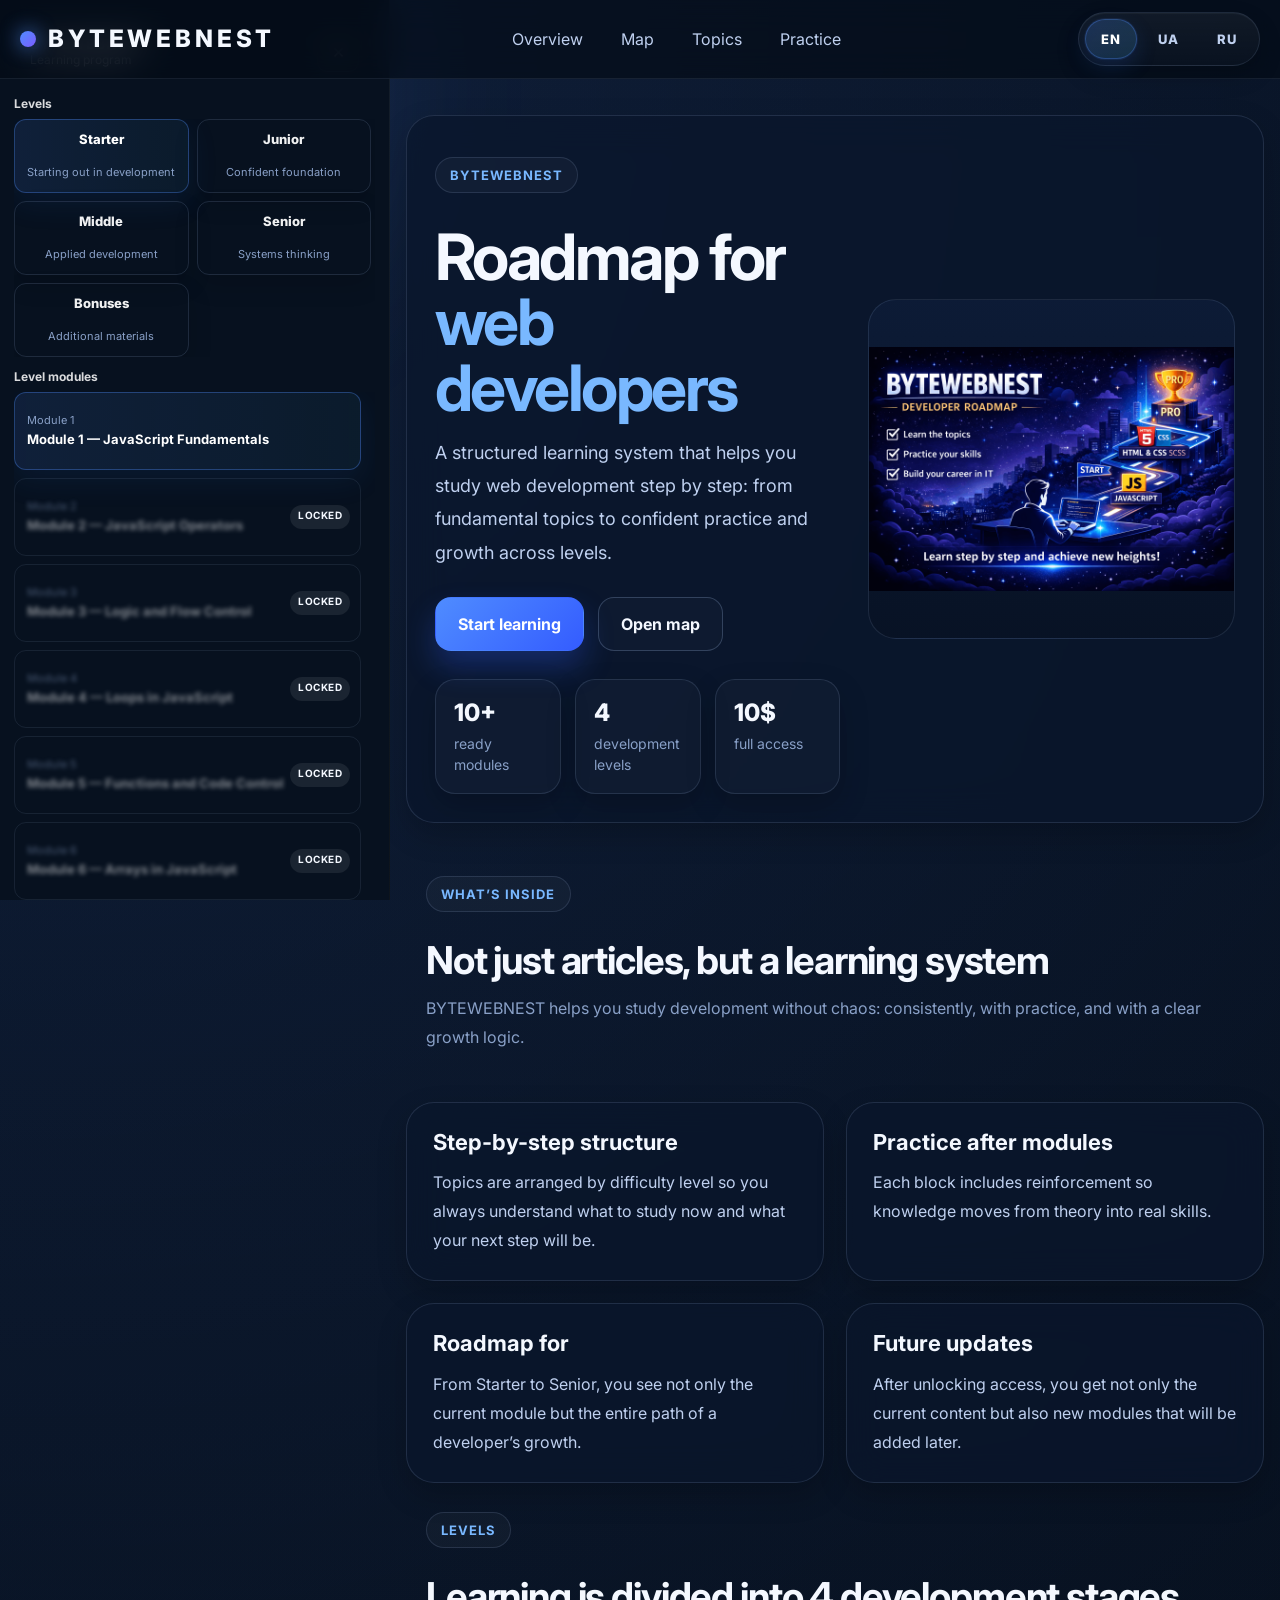
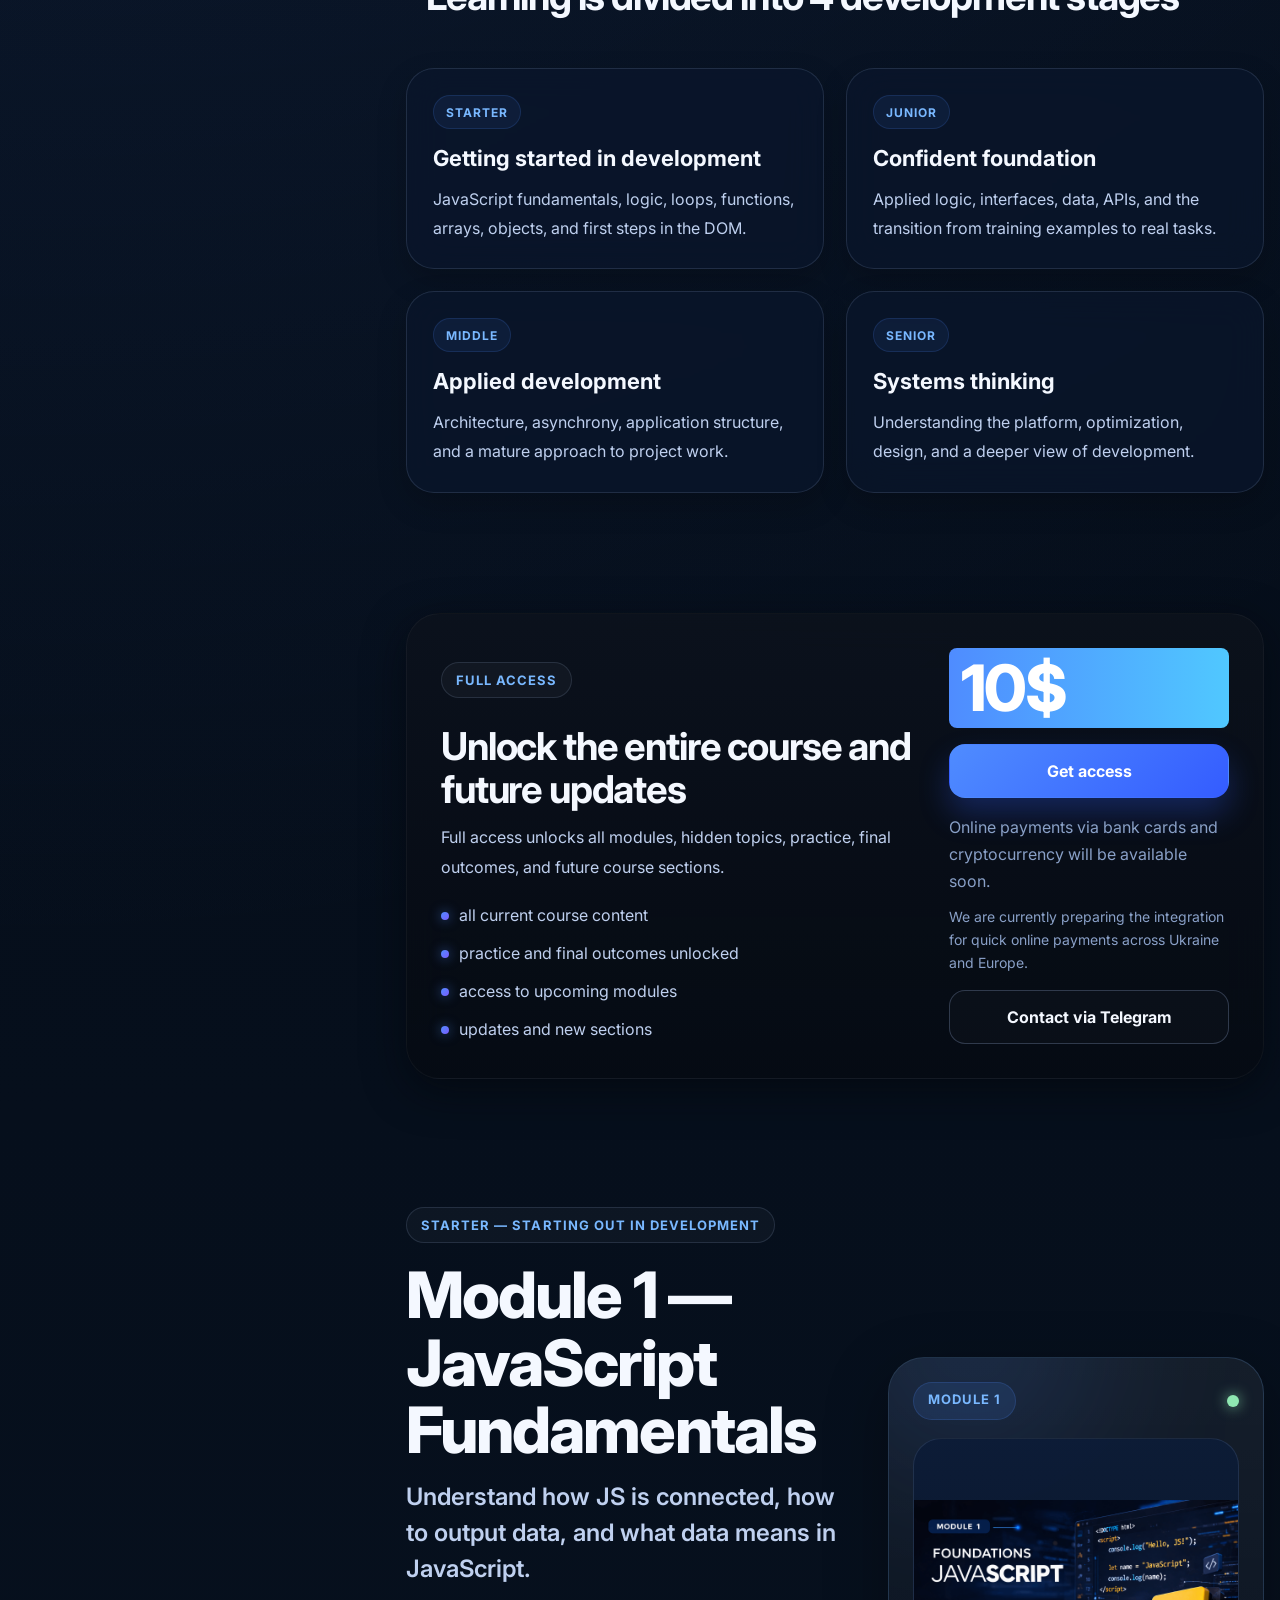
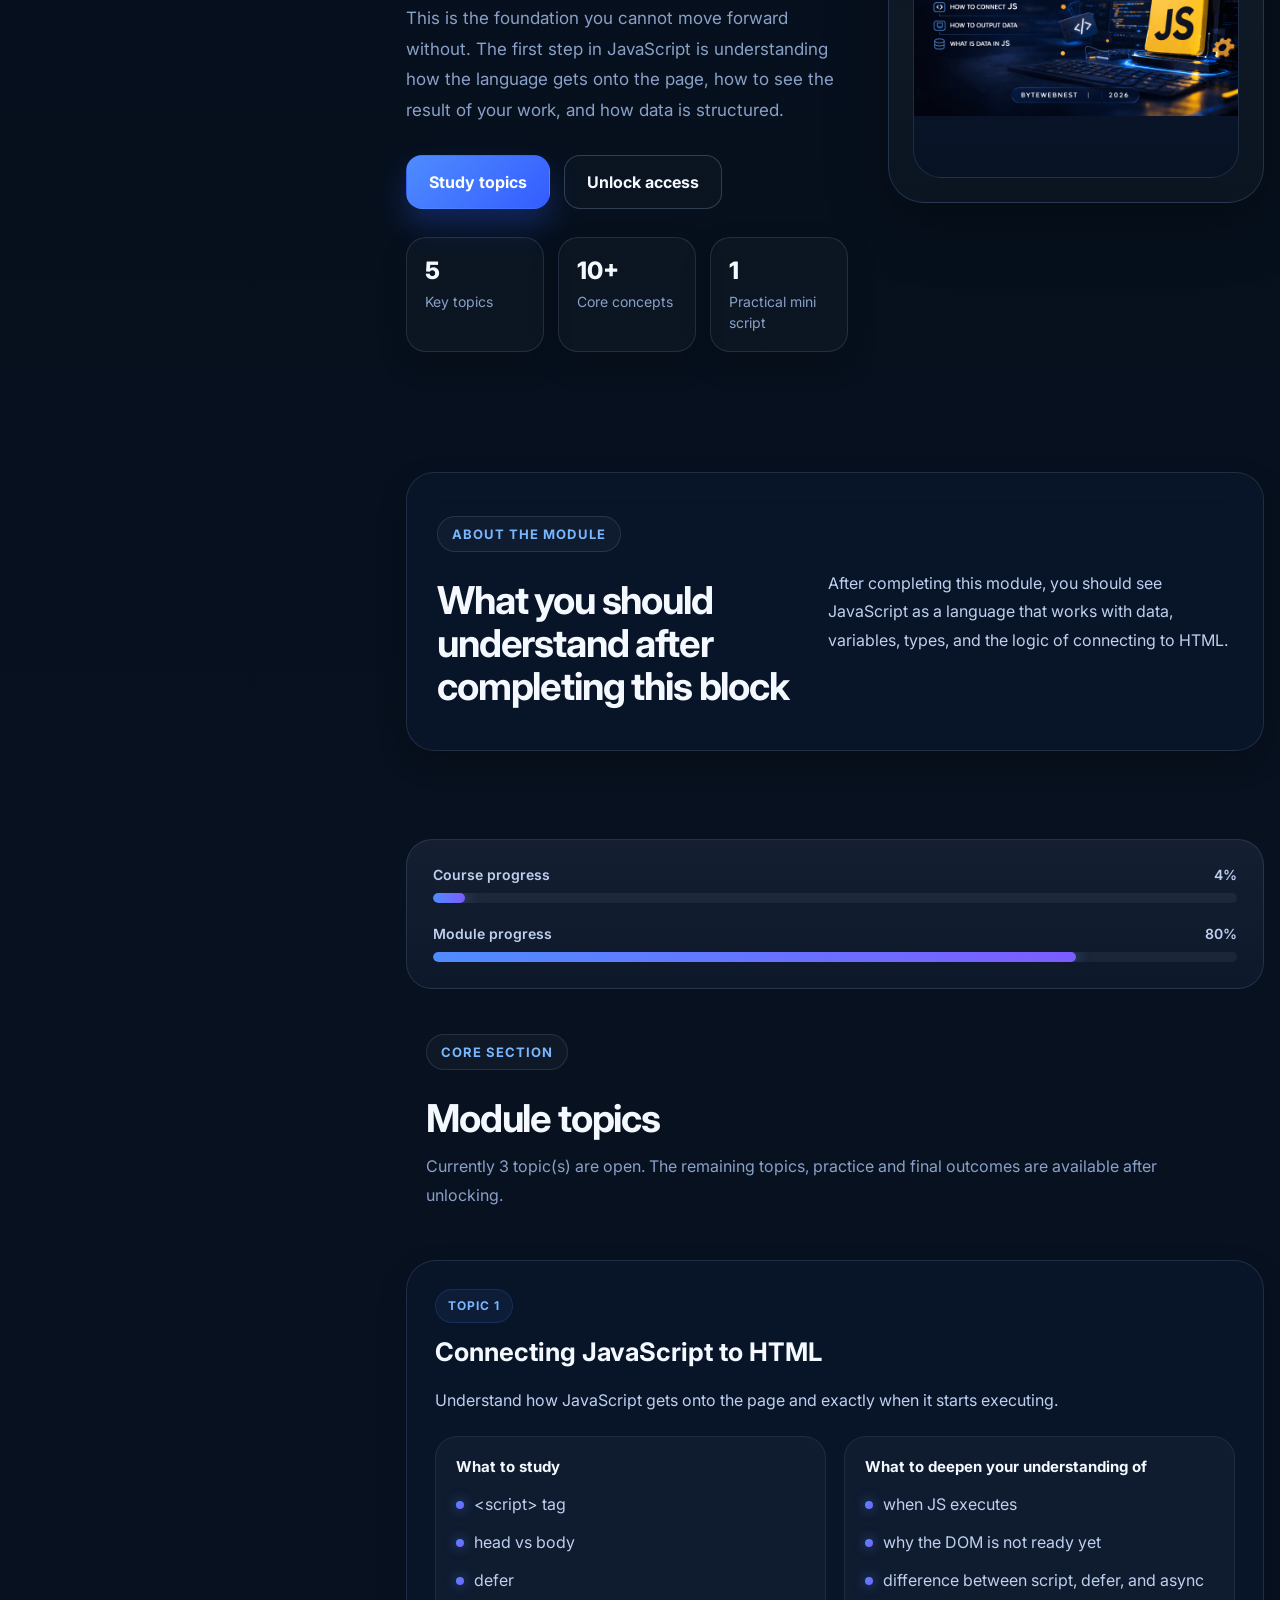
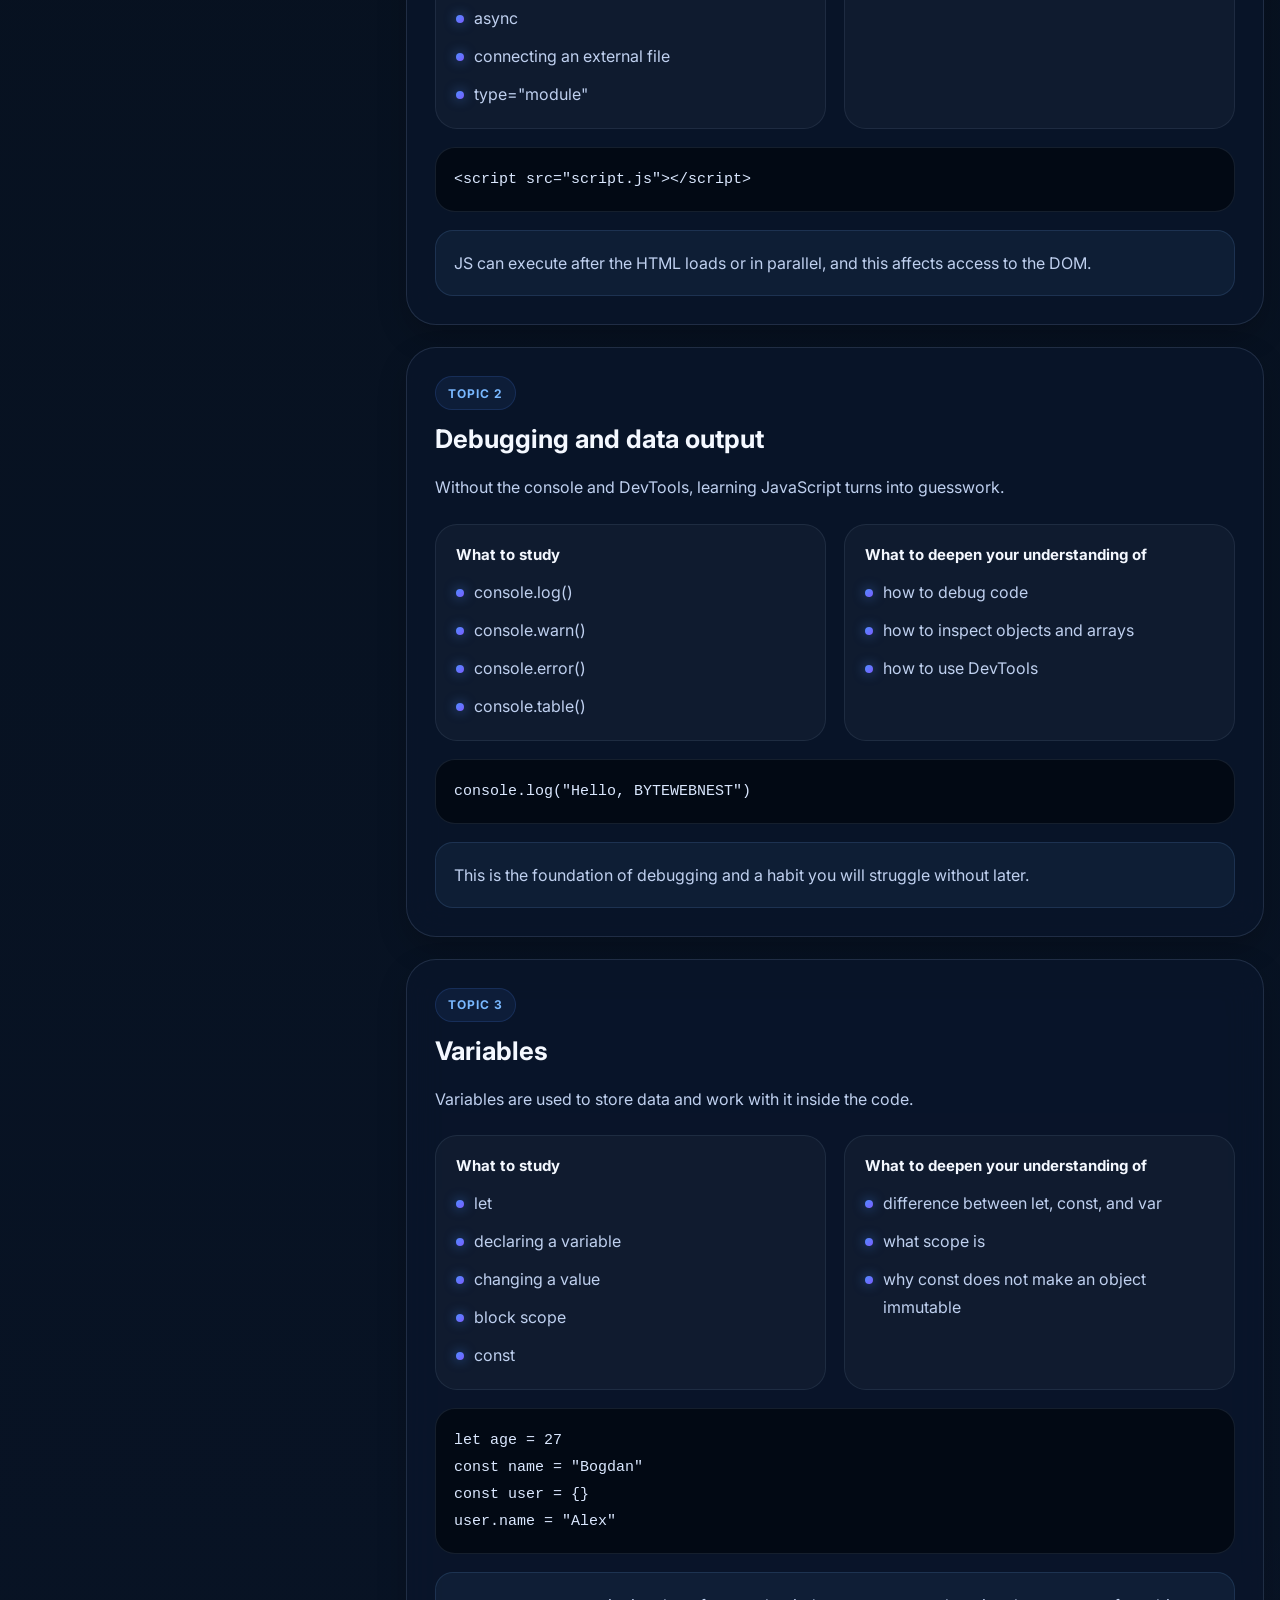
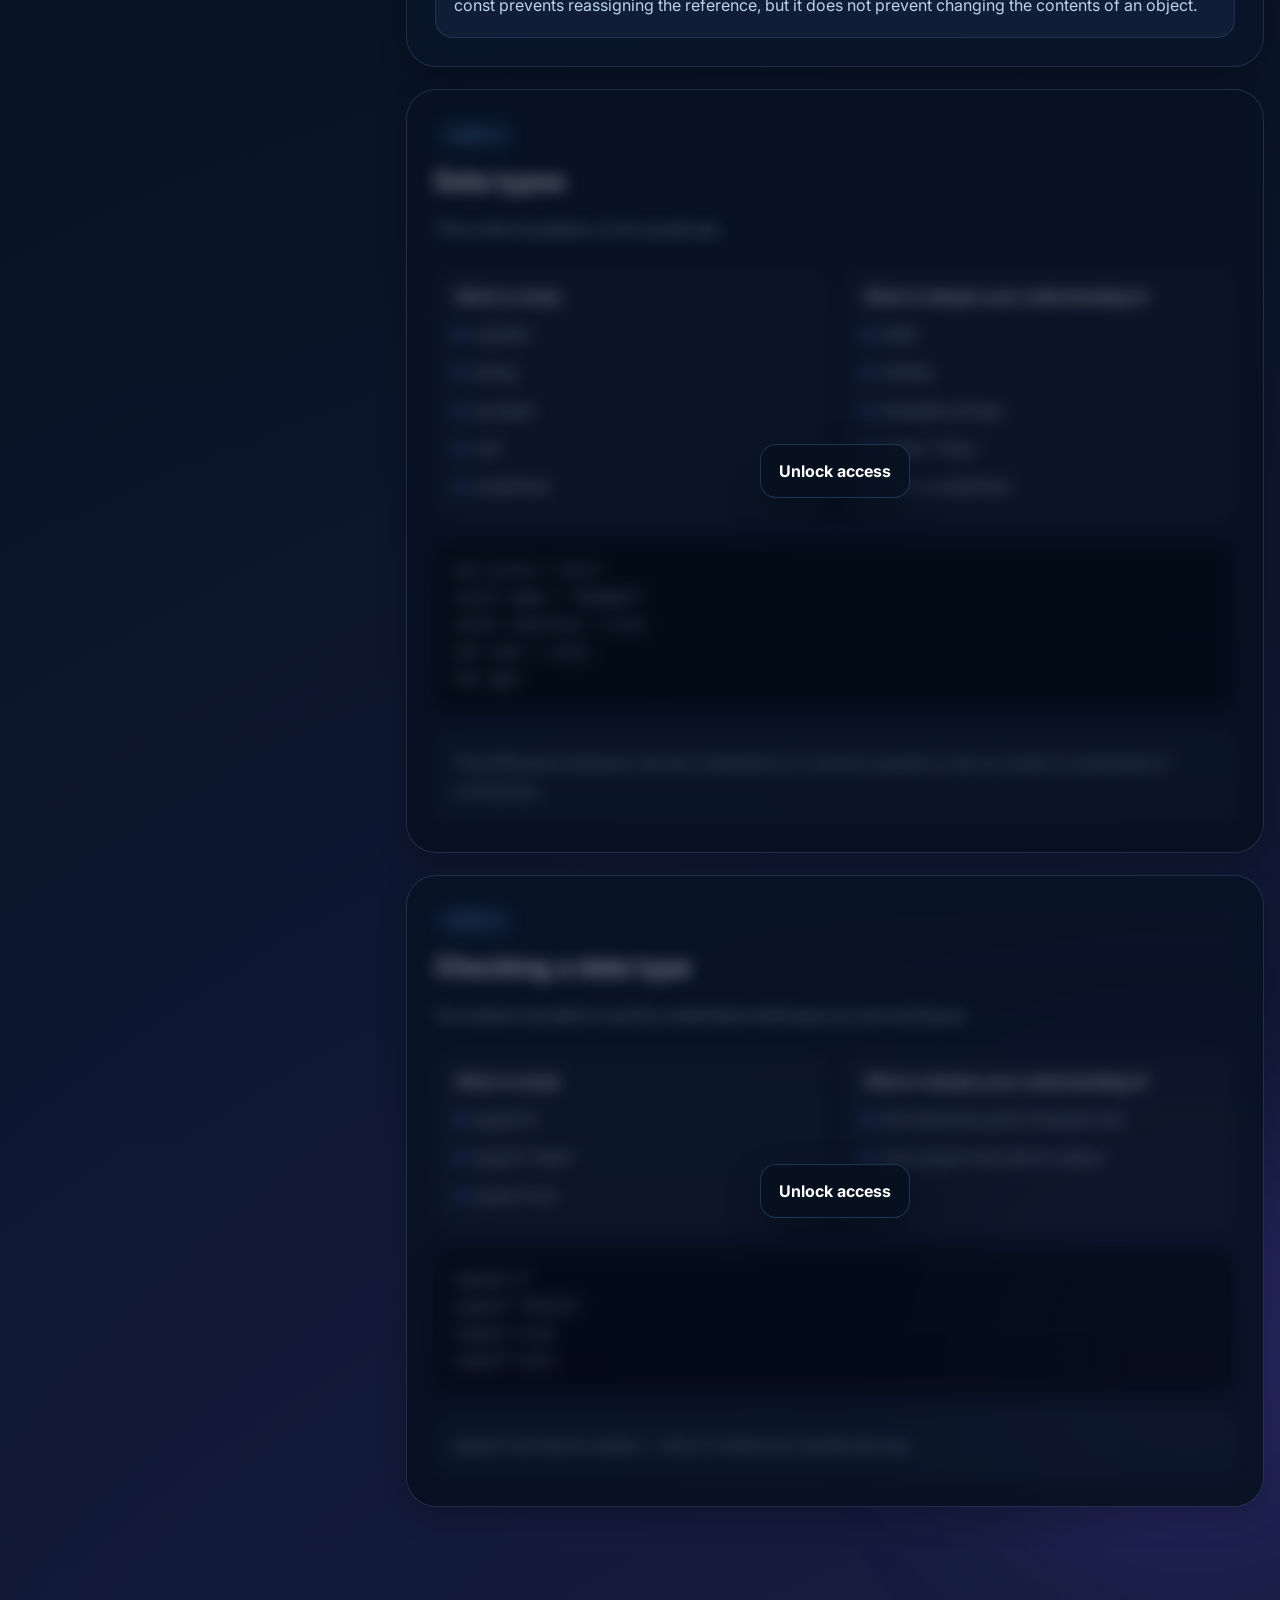
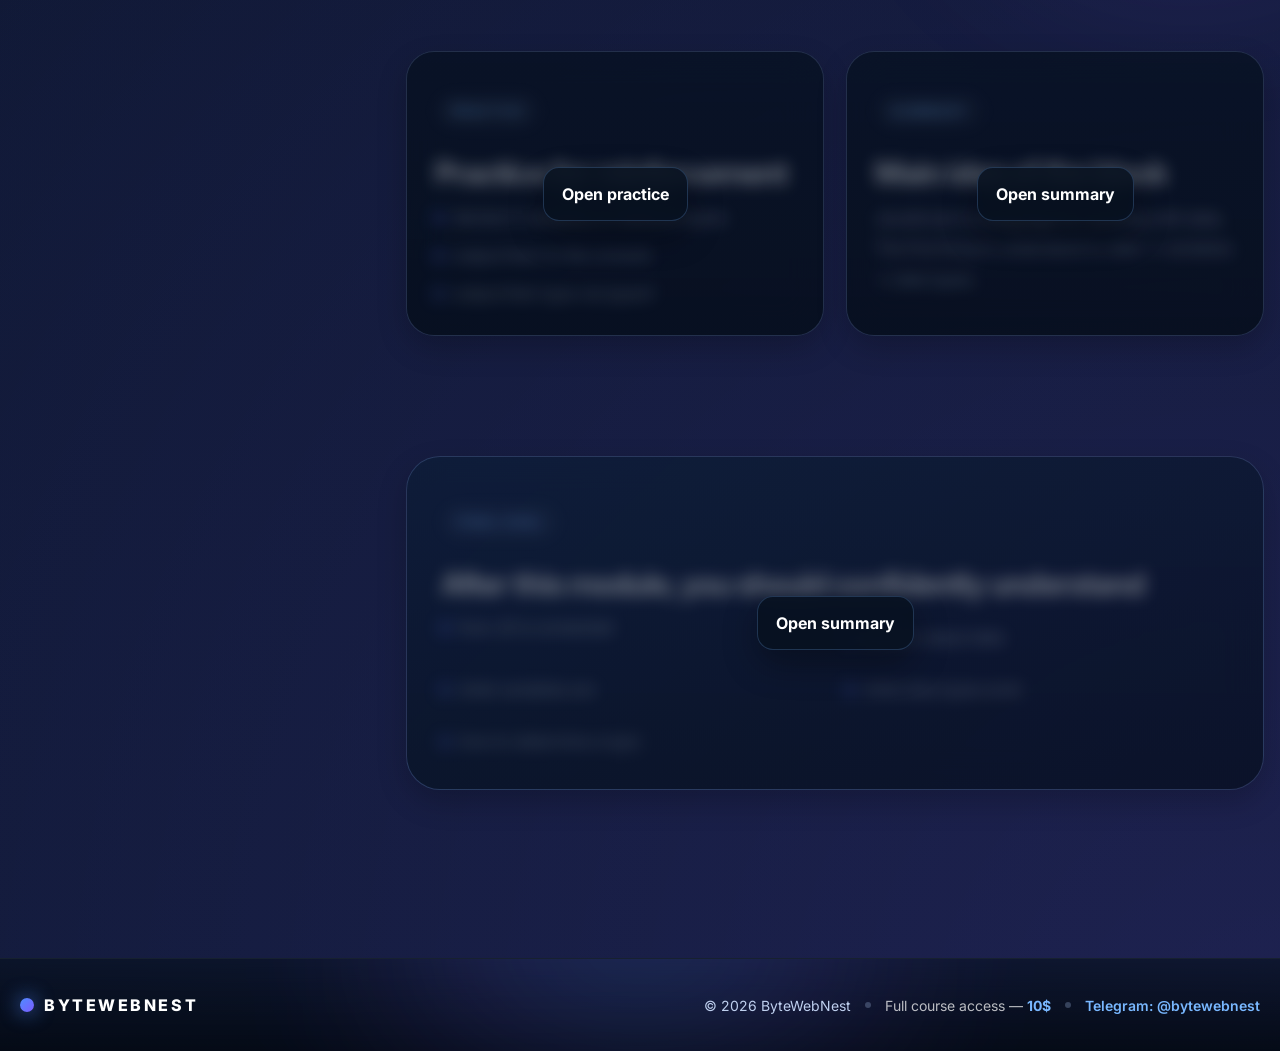
<file: index.html>
<!DOCTYPE html>
<html lang="en">

<head>
    <meta charset="UTF-8" />
    <meta name="viewport" content="width=device-width, initial-scale=1.0" />

    <title>BYTEWEBNEST — Developer Roadmap</title>

    <meta name="description"
        content="BYTEWEBNEST is a modern developer roadmap with levels, modules, topics, and an access unlock system." />
    <meta name="robots" content="index, follow" />
    <meta name="keywords"
        content="web development roadmap, frontend roadmap, javascript course, html css javascript learning, programming course, bytewebnest" />
    <meta name="author" content="BYTEWEBNEST" />

    <link rel="canonical" href="https://admin-bytewebnest.github.io/bytewebnest-roadmap/" />
    <link rel="alternate" hreflang="en" href="https://admin-bytewebnest.github.io/bytewebnest-roadmap/" />
    <link rel="alternate" hreflang="uk" href="https://admin-bytewebnest.github.io/bytewebnest-roadmap/uk/" />
    <link rel="alternate" hreflang="en" href="https://admin-bytewebnest.github.io/bytewebnest-roadmap/" />
    <link rel="alternate" hreflang="x-default" href="https://admin-bytewebnest.github.io/bytewebnest-roadmap/" />

    <meta property="og:type" content="website" />
    <meta property="og:title" content="BYTEWEBNEST — Developer Roadmap" />
    <meta property="og:description"
        content="An interactive roadmap for learning web development. Study topics by module, reinforce them with practice, and grow systematically from Starter to Senior." />
    <meta property="og:url" content="https://admin-bytewebnest.github.io/bytewebnest-roadmap/" />
    <meta property="og:image" content="https://admin-bytewebnest.github.io/bytewebnest-roadmap/images/banner-en.png" />
    <meta property="og:image:width" content="1200" />
    <meta property="og:image:height" content="630" />
    <meta property="og:site_name" content="BYTEWEBNEST" />

    <meta name="twitter:card" content="summary_large_image" />
    <meta name="twitter:title" content="BYTEWEBNEST — Developer Roadmap" />
    <meta name="twitter:description"
        content="A structured web development learning system: modules, topics, practice, and a clear growth roadmap." />
    <meta name="twitter:image" content="https://admin-bytewebnest.github.io/bytewebnest-roadmap/images/banner-en.png" />

    <meta name="google-site-verification" content="7pROx1uurNSbZeshE8SLKOdenUpNWATXKgvbWa6KHbE" />

    <link rel="icon" type="image/png" sizes="32x32" href="images/favicon.png" />
    <link rel="icon" type="image/png" sizes="16x16" href="images/favicon.png" />
    <link rel="apple-touch-icon" sizes="180x180" href="images/favicon.png" />

    <link rel="preconnect" href="https://fonts.googleapis.com" />
    <link rel="preconnect" href="https://fonts.gstatic.com" crossorigin />
    <link href="https://fonts.googleapis.com/css2?family=Inter:wght@400;500;600;700;800&display=swap"
        rel="stylesheet" />

    <link rel="stylesheet" href="css/style.css" />
    <link rel="stylesheet" href="css/bytewebnest_sidebar_fix_mobile_safe.css" />

    <script type="application/ld+json">
{
 "@context": "https://schema.org",
 "@type": "WebSite",
 "name": "BYTEWEBNEST",
 "url": "https://admin-bytewebnest.github.io/bytewebnest-roadmap/",
 "description": "BYTEWEBNEST is an interactive web developer roadmap covering HTML, CSS, JavaScript, and React."
}
</script>
</head>

<body>
    <div class="site-shell">
        <div class="bg-blur bg-blur--top"></div>
        <div class="bg-blur bg-blur--bottom"></div>

        <header class="header">
            <div class="container header__container">
                <a href="./index.html" class="logo" aria-label="BYTEWEBNEST">
                    <span class="logo__mark"></span>
                    <span class="logo__text">BYTEWEBNEST</span>
                </a>

                <nav class="header__nav">
                    <a href="#overview" class="header__link" id="moduleViewLink">Overview</a>
                    <a href="#map" class="header__link" id="mapViewLink">Map</a>
                    <a href="#topics" class="header__link" id="topicsViewLink">Topics</a>
                    <a href="#practice" class="header__link" id="practiceViewLink">Practice</a>
                </nav>
                <div class="lang-switcher" aria-label="Language switcher">
                    <a href="./index.html" class="lang-switcher__link lang-switcher__link--active" lang="en">EN</a>
                    <a href="./uk/index.html" class="lang-switcher__link" lang="uk">UA</a>
                    <a href="./ru/index.html" class="lang-switcher__link" lang="ru">RU</a>
                </div>

                <!-- New sidebar toggle (separate component) -->
                <button class="header__menu-btn" id="bwn_sidebar_toggle" type="button" aria-label="Open program">
                    Program
                </button>
            </div>
        </header>

        <main class="layout">
            <!-- Rebuilt sidebar component (new ids/classes) -->
            <aside class="bwn-sidebar" id="bwn_sidebar">
                <div class="bwn-sidebar__overlay" id="bwn_sidebar_overlay"></div>

                <div class="bwn-sidebar__panel" id="bwn_sidebar_panel">
                    <div class="bwn-sidebar__top">
                        <div class="bwn-sidebar__brand">
                            <span class="bwn-sidebar__brand-dot"></span>
                            <div>
                                <span class="bwn-sidebar__brand-text">BYTEWEBNEST</span>
                                <span class="bwn-sidebar__brand-subtext">Learning program</span>
                            </div>
                        </div>

                        <button class="bwn-sidebar__close" id="bwn_sidebar_close" type="button" aria-label="Close menu">
                            ×
                        </button>
                    </div>

                    <div class="bwn-sidebar__inner">
                        <div class="bwn-sidebar-block bwn-sidebar-block--tracks">
                            <p class="bwn-sidebar-block__label">Levels</p>
                            <div class="track-nav" id="trackNav"></div>
                        </div>

                        <div class="bwn-sidebar-block bwn-sidebar-block--modules">
                            <p class="bwn-sidebar-block__label">Level modules</p>
                            <div class="module-nav" id="moduleNav"></div>
                            <div class="bwn-sidebar-empty" id="moduleEmptyState"></div>
                        </div>

                        <div class="bwn-sidebar-block bwn-sidebar-block--topics">
                            <div class="bwn-sidebar-block__head">
                                <p class="bwn-sidebar-block__label">Module contents</p>
                                <button class="bwn-sidebar-block__toggle" id="topicsToggle" type="button">
                                    Collapse
                                </button>
                            </div>

                            <div class="topic-nav-wrap" id="topicNavWrap">
                                <div class="topic-nav" id="topicNav"></div>
                            </div>
                        </div>
                    </div>
                </div>
            </aside>

            <div class="content-area" id="app">
                <section class="landing section" id="landing">
                    <div class="container">
                        <div class="landing__hero glass-card fade-up">
                            <div class="landing__content">
                                <p class="section-label">BYTEWEBNEST</p>
                                <h1 class="landing__title">
                                    Roadmap for
                                    <span>web developers</span>
                                </h1>

                                <p class="landing__text">
                                    A structured learning system that helps you study web development step by step: from
                                    fundamental topics to confident practice and growth across levels.
                                </p>

                                <div class="landing__actions">
                                    <a href="#overview" class="btn btn--primary">Start learning</a>
                                    <a href="#map" class="btn btn--secondary" id="landingMapLink">Open map</a>
                                </div>

                                <ul class="landing__stats">
                                    <li>
                                        <strong>10+</strong>
                                        <span>ready modules</span>
                                    </li>
                                    <li>
                                        <strong>4</strong>
                                        <span>development levels</span>
                                    </li>
                                    <li>
                                        <strong>10$</strong>
                                        <span>full access</span>
                                    </li>
                                </ul>
                            </div>

                            <div class="landing__visual">
                                <div class="landing__visual-card">
                                    <img src="./images/banner-en.png" alt="BYTEWEBNEST roadmap preview"
                                        class="landing__image" />
                                </div>
                            </div>
                        </div>
                    </div>
                </section>

                <section class="benefits section section--compact">
                    <div class="container">
                        <div class="section-head fade-up">
                            <p class="section-label">What’s inside</p>
                            <h2 class="section-title">Not just articles, but a learning system</h2>
                            <p class="section-subtitle">
                                BYTEWEBNEST helps you study development without chaos: consistently, with practice, and
                                with a clear growth logic.
                            </p>
                        </div>

                        <div class="benefits__grid">
                            <article class="benefit-card fade-up">
                                <h3 class="benefit-card__title">Step-by-step structure</h3>
                                <p class="benefit-card__text">
                                    Topics are arranged by difficulty level so you always understand what to study now
                                    and what your next step will be.
                                </p>
                            </article>

                            <article class="benefit-card fade-up">
                                <h3 class="benefit-card__title">Practice after modules</h3>
                                <p class="benefit-card__text">
                                    Each block includes reinforcement so knowledge moves from theory into real skills.
                                </p>
                            </article>

                            <article class="benefit-card fade-up">
                                <h3 class="benefit-card__title">Roadmap for</h3>
                                <p class="benefit-card__text">
                                    From Starter to Senior, you see not only the current module but the entire path of a
                                    developer’s growth.
                                </p>
                            </article>

                            <article class="benefit-card fade-up">
                                <h3 class="benefit-card__title">Future updates</h3>
                                <p class="benefit-card__text">
                                    After unlocking access, you get not only the current content but also new modules
                                    that will be added later.
                                </p>
                            </article>
                        </div>
                    </div>
                </section>

                <section class="levels section section--compact">
                    <div class="container">
                        <div class="section-head fade-up">
                            <p class="section-label">Levels</p>
                            <h2 class="section-title">Learning is divided into 4 development stages</h2>
                        </div>

                        <div class="levels__grid">
                            <article class="level-card fade-up">
                                <span class="level-card__badge">Starter</span>
                                <h3 class="level-card__title">Getting started in development</h3>
                                <p class="level-card__text">
                                    JavaScript fundamentals, logic, loops, functions, arrays, objects, and first steps
                                    in the DOM.
                                </p>
                            </article>

                            <article class="level-card fade-up">
                                <span class="level-card__badge">Junior</span>
                                <h3 class="level-card__title">Confident foundation</h3>
                                <p class="level-card__text">
                                    Applied logic, interfaces, data, APIs, and the transition from training examples to
                                    real tasks.
                                </p>
                            </article>

                            <article class="level-card fade-up">
                                <span class="level-card__badge">Middle</span>
                                <h3 class="level-card__title">Applied development</h3>
                                <p class="level-card__text">
                                    Architecture, asynchrony, application structure, and a mature approach to project
                                    work.
                                </p>
                            </article>

                            <article class="level-card fade-up">
                                <span class="level-card__badge">Senior</span>
                                <h3 class="level-card__title">Systems thinking</h3>
                                <p class="level-card__text">
                                    Understanding the platform, optimization, design, and a deeper view of development.
                                </p>
                            </article>
                        </div>
                    </div>
                </section>

                <section class="premium-cta section">
                    <div class="container">
                        <div class="premium-cta__box final-box fade-up">
                            <div class="premium-cta__content">
                                <p class="section-label">Full access</p>
                                <h2 class="section-title">Unlock the entire course and future updates</h2>
                                <p class="premium-cta__text">
                                    Full access unlocks all modules, hidden topics, practice, final outcomes, and future
                                    course sections.
                                </p>

                                <ul class="premium-cta__list">
                                    <li>all current course content</li>
                                    <li>practice and final outcomes unlocked</li>
                                    <li>access to upcoming modules</li>
                                    <li>updates and new sections</li>
                                </ul>
                            </div>

                            <div class="premium-cta__side">
                                <div class="premium-cta__price">10$</div>
                                <button class="btn btn--primary" id="buyAccessBtn" type="button">Get access</button>
                                <p class="premium-cta__note">Online payments via bank cards and cryptocurrency will be
                                    available soon.</p>
                                <p class="premium-cta__subnote">We are currently preparing the integration for quick
                                    online payments across Ukraine and Europe.</p>
                                <a href="https://t.me/bytewebnest" target="_blank" rel="noopener noreferrer"
                                    class="btn btn--secondary premium-cta__telegram-btn">
                                    Contact via Telegram
                                </a>
                            </div>
                        </div>
                    </div>
                </section>

                <section class="map-page section" id="mapPage" hidden>
                    <div class="container">
                        <div class="section-head fade-up">
                            <p class="section-label">Learning map</p>
                            <h2 class="section-title">Course development tree</h2>
                            <p class="section-subtitle">
                                A convenient visual map of learning branches will be displayed here. This section is
                                currently in development.
                            </p>
                        </div>

                        <div class="map-page__content final-box fade-up" id="mapPageContent">
                            <div class="map-page__loading">
                                The learning map is currently in development. A visual structure of all levels and
                                modules will appear here soon.
                            </div>
                        </div>
                    </div>
                </section>

                <div id="modulePage">
                    <section class="hero section" id="overview">
                        <div class="container hero__container">
                            <div class="hero__content">
                                <div class="eyebrow" id="trackBadge">BYTEWEBNEST ROADMAP</div>

                                <h1 class="hero__title" id="moduleTitle">Loading module...</h1>

                                <p class="hero__goal" id="moduleGoal">Preparing content...</p>

                                <p class="hero__description" id="moduleDescription">
                                    The module description will appear here.
                                </p>

                                <div class="hero__actions">
                                    <a href="#topics" class="btn btn--primary">Study topics</a>
                                    <button class="btn btn--secondary" id="unlockButton" type="button">
                                        Unlock access
                                    </button>
                                </div>

                                <ul class="hero__stats" id="heroStats"></ul>
                            </div>

                            <div class="hero__visual">
                                <div class="hero-card">
                                    <div class="hero-card__top">
                                        <span class="hero-card__badge" id="heroBadge">Module</span>
                                        <span class="hero-card__dot"></span>
                                    </div>

                                    <div class="hero-card__image-wrap">
                                        <img id="moduleImage" class="hero-card__image" src="images/module-1.png"
                                            alt="Module image" />
                                    </div>
                                </div>
                            </div>
                        </div>
                    </section>

                    <section class="section section--compact">
                        <div class="container">
                            <div class="panel panel--intro">
                                <div class="panel__left">
                                    <p class="section-label">About the module</p>
                                    <h2 class="section-title">What you should understand after completing this block
                                    </h2>
                                </div>

                                <div class="panel__right">
                                    <p class="panel__text" id="moduleSummary">
                                        The key idea of the module will appear here.
                                    </p>
                                </div>
                            </div>
                        </div>
                    </section>
                    <section class="progress">
                        <div class="container">

                            <div class="progress-card">

                                <!-- course progress -->

                                <div class="progress-item">

                                    <div class="progress-head">
                                        <span>Course progress</span>
                                        <span id="courseProgressPercent">0%</span>
                                    </div>

                                    <div class="progress-bar">
                                        <div id="courseProgressBar" class="progress-bar__fill"></div>
                                    </div>

                                </div>

                                <!-- module progress -->

                                <div class="progress-item">

                                    <div class="progress-head">
                                        <span>Module progress</span>
                                        <span id="moduleProgressPercent">0%</span>
                                    </div>

                                    <div class="progress-bar">
                                        <div id="moduleProgressBar" class="progress-bar__fill"></div>
                                    </div>

                                </div>

                            </div>

                        </div>
                    </section>
                    <section class="section" id="topics">
                        <div class="container">
                            <div class="section-head">
                                <p class="section-label">Core section</p>
                                <h2 class="section-title">Module topics</h2>
                                <p class="section-subtitle" id="sectionSubtitle">
                                    Topics and content are loaded automatically from JSON.
                                </p>
                            </div>

                            <div class="topics" id="topicsContainer"></div>
                        </div>
                    </section>

                    <section class="section" id="practice">
                        <div class="container">
                            <div class="practice-grid">
                                <article class="glass-card lockable-card" id="practiceCard">
                                    <div class="lockable-card__content">
                                        <p class="section-label">Practice</p>
                                        <h2 class="section-title section-title--sm">Practice for reinforcement</h2>
                                        <ol class="steps" id="practiceList"></ol>
                                    </div>

                                    <div class="lockable-card__overlay">
                                        <button class="lockable-card__overlay-btn" type="button">
                                            Open practice
                                        </button>
                                    </div>
                                </article>

                                <article class="glass-card lockable-card" id="thoughtCard">
                                    <div class="lockable-card__content">
                                        <p class="section-label">Summary</p>
                                        <h2 class="section-title section-title--sm">Main idea of the block</h2>
                                        <p class="final-thought" id="finalThought"></p>
                                    </div>

                                    <div class="lockable-card__overlay">
                                        <button class="lockable-card__overlay-btn" type="button">
                                            Open summary
                                        </button>
                                    </div>
                                </article>
                            </div>
                        </div>
                    </section>

                    <section class="section section--compact">
                        <div class="container">
                            <article class="final-box lockable-card" id="outcomesCard">
                                <div class="lockable-card__content">
                                    <div class="final-box__content">
                                        <p class="section-label">Final goal</p>
                                        <h2 class="section-title section-title--sm">After this module, you should
                                            confidently understand</h2>
                                        <ul class="check-list" id="outcomesList"></ul>
                                    </div>
                                </div>

                                <div class="lockable-card__overlay">
                                    <button class="lockable-card__overlay-btn" type="button">
                                        Open summary
                                    </button>
                                </div>
                            </article>
                        </div>
                    </section>
                </div>
            </div>
        </main>
    </div>

    <div class="modal" id="unlockModal" aria-hidden="true">
        <div class="modal__overlay" data-close-modal></div>

        <div class="modal__dialog" role="dialog" aria-modal="true" aria-labelledby="unlockModalTitle">
            <button class="modal__close" id="modalCloseBtn" type="button" aria-label="Close window">
                ×
            </button>

            <div class="modal__brand">
                <div class="modal__brand-logo">
                    <img src="images/logo.png" alt="BYTEWEBNEST" class="modal__brand-image" />
                </div>
            </div>

            <p class="modal__eyebrow">Full access to learning</p>
            <h2 class="modal__title" id="unlockModalTitle">Unlock all modules</h2>

            <p class="modal__text">
                We closed part of the content to support the authors who collect the material, arrange it in the right
                chronology, and make learning convenient — from topic to topic, without confusion or chaos.
            </p>

            <div class="modal__promo">
                <p class="modal__promo-text">
                    In each module, information is structured sequentially: first the foundation, then the important
                    accents, and finally practice for reinforcement. Full access unlocks not only all current materials,
                    but also future updates.
                </p>

                <div class="modal__price-box">
                    <span class="modal__price-label">Full access price</span>
                    <strong class="modal__price-value">10$</strong>
                </div>

                <ul class="modal__benefits">
                    <li>unlimited access to all modules</li>
                    <li>unlocking all hidden theory, practice, and outcomes</li>
                    <li>updates for upcoming modules</li>
                    <li>access to additional sections that will become available soon</li>
                </ul>

                <div class="modal__payment-status">
                    <p class="modal__payment-title">Online payment is being connected</p>
                    <p class="modal__payment-text">
                        Card and crypto payments will be available soon. Right now you can request access manually via
                        Telegram while the payment gateway is being integrated.
                    </p>
                </div>

                <p class="modal__contact">
                    Telegram for contact:
                    <a href="https://t.me/bytewebnest" target="_blank" rel="noopener noreferrer">@bytewebnest</a>
                </p>
            </div>

            <form class="modal__form" id="unlockForm">
                <label class="modal__label" for="unlockCodeInput">Access code</label>
                <input class="modal__input" id="unlockCodeInput" type="password" inputmode="text" autocomplete="off"
                    placeholder="Enter code" />
                <p class="modal__message" id="unlockMessage"></p>

                <button class="btn btn--primary modal__submit" type="submit">
                    Unlock
                </button>
            </form>
        </div>
    </div>
    <footer class="footer">

        <div class="footer__glow"></div>

        <div class="container footer__container">

            <div class="footer__brand">
                <span class="footer__logo-dot"></span>
                <span class="footer__logo-text">BYTEWEBNEST</span>
            </div>

            <div class="footer__info">

                <span class="footer__copy">
                    © 2026 ByteWebNest
                </span>

                <span class="footer__divider"></span>

                <span class="footer__price">
                    Full course access — <strong>10$</strong>
                </span>

                <span class="footer__divider"></span>

                <a href="https://t.me/bytewebnest" class="footer__telegram">
                    Telegram: @bytewebnest
                </a>

            </div>

        </div>
        <div id="completionScreen" class="completion">

            <div class="completion-card">

                <h2>🎉 Course completed</h2>

                <p>
                    You finished the ByteWebNest JavaScript course.
                    You now understand the core of modern JavaScript.
                </p>

                <button onclick="location.reload()" class="btn btn--primary">
                    Restart learning
                </button>

            </div>

        </div>
    </footer>
    <script src="js/app.js" defer></script>
</body>

</html>
</file>
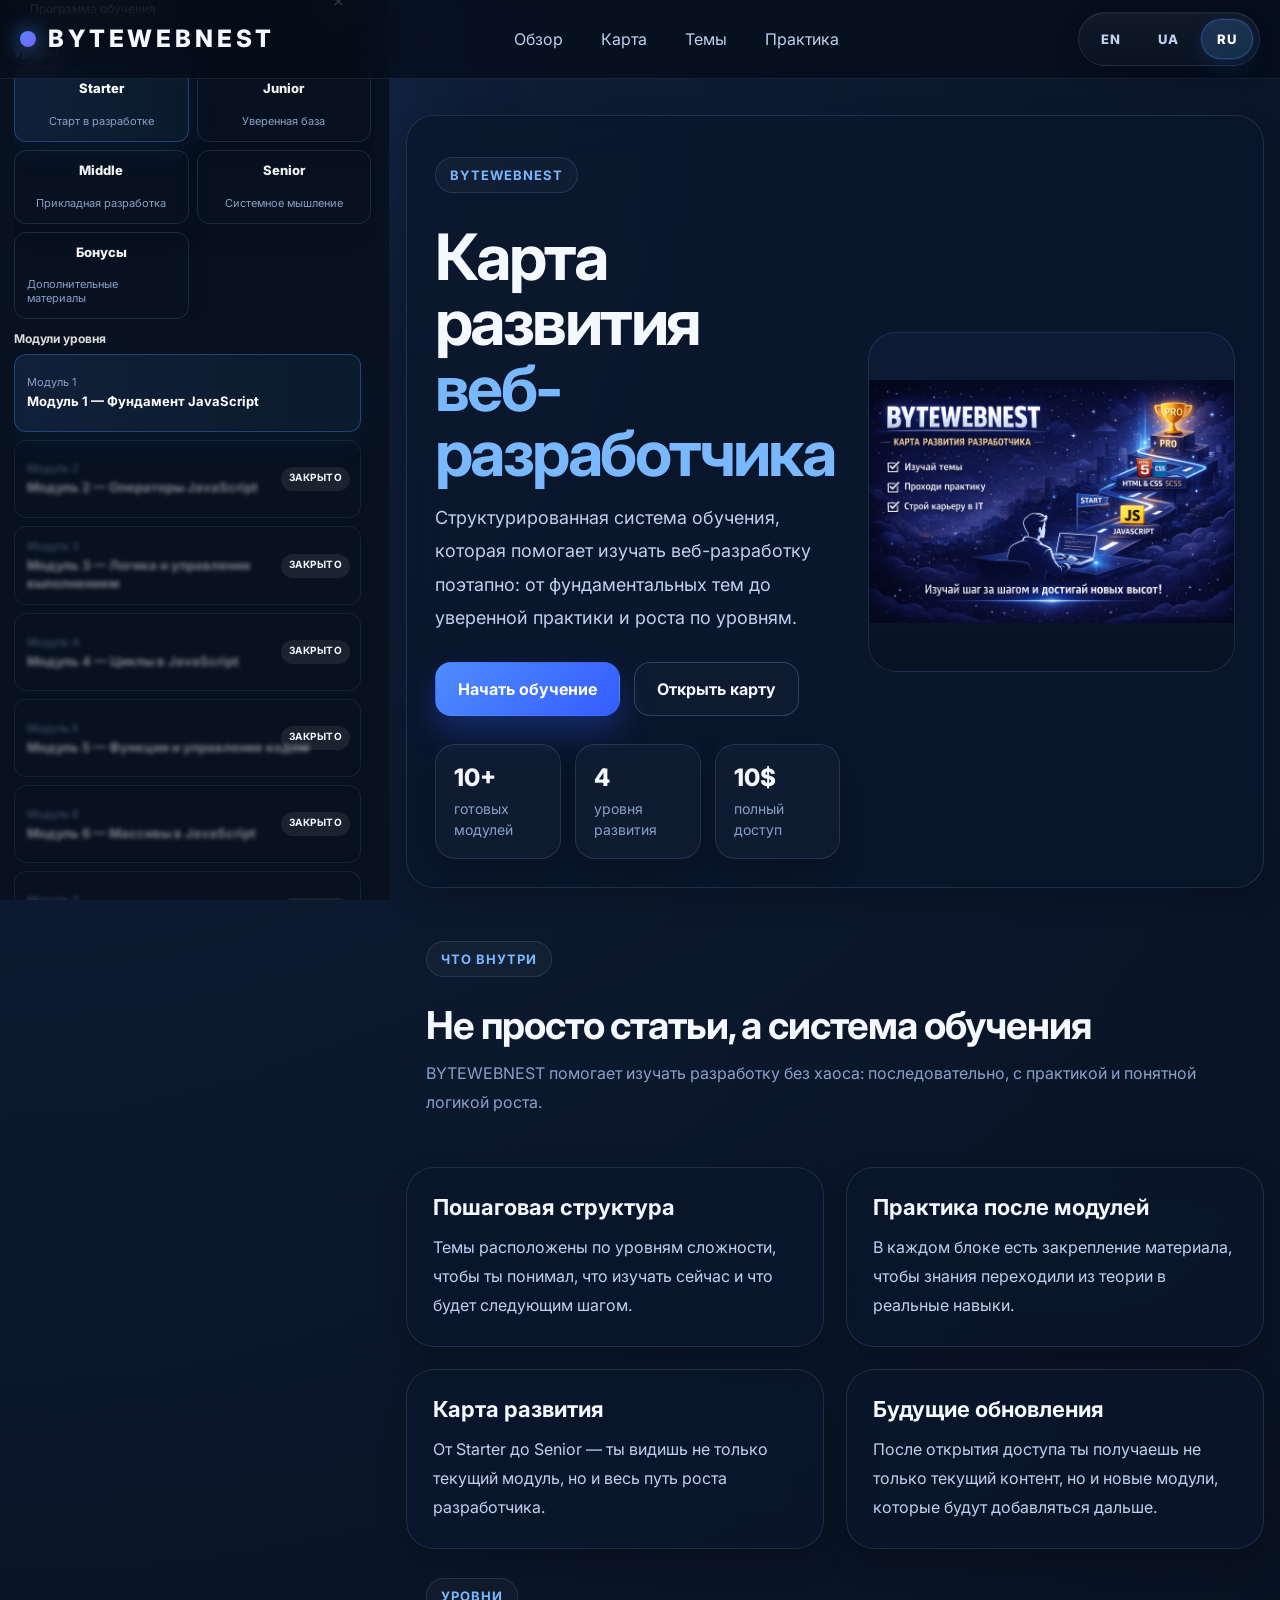
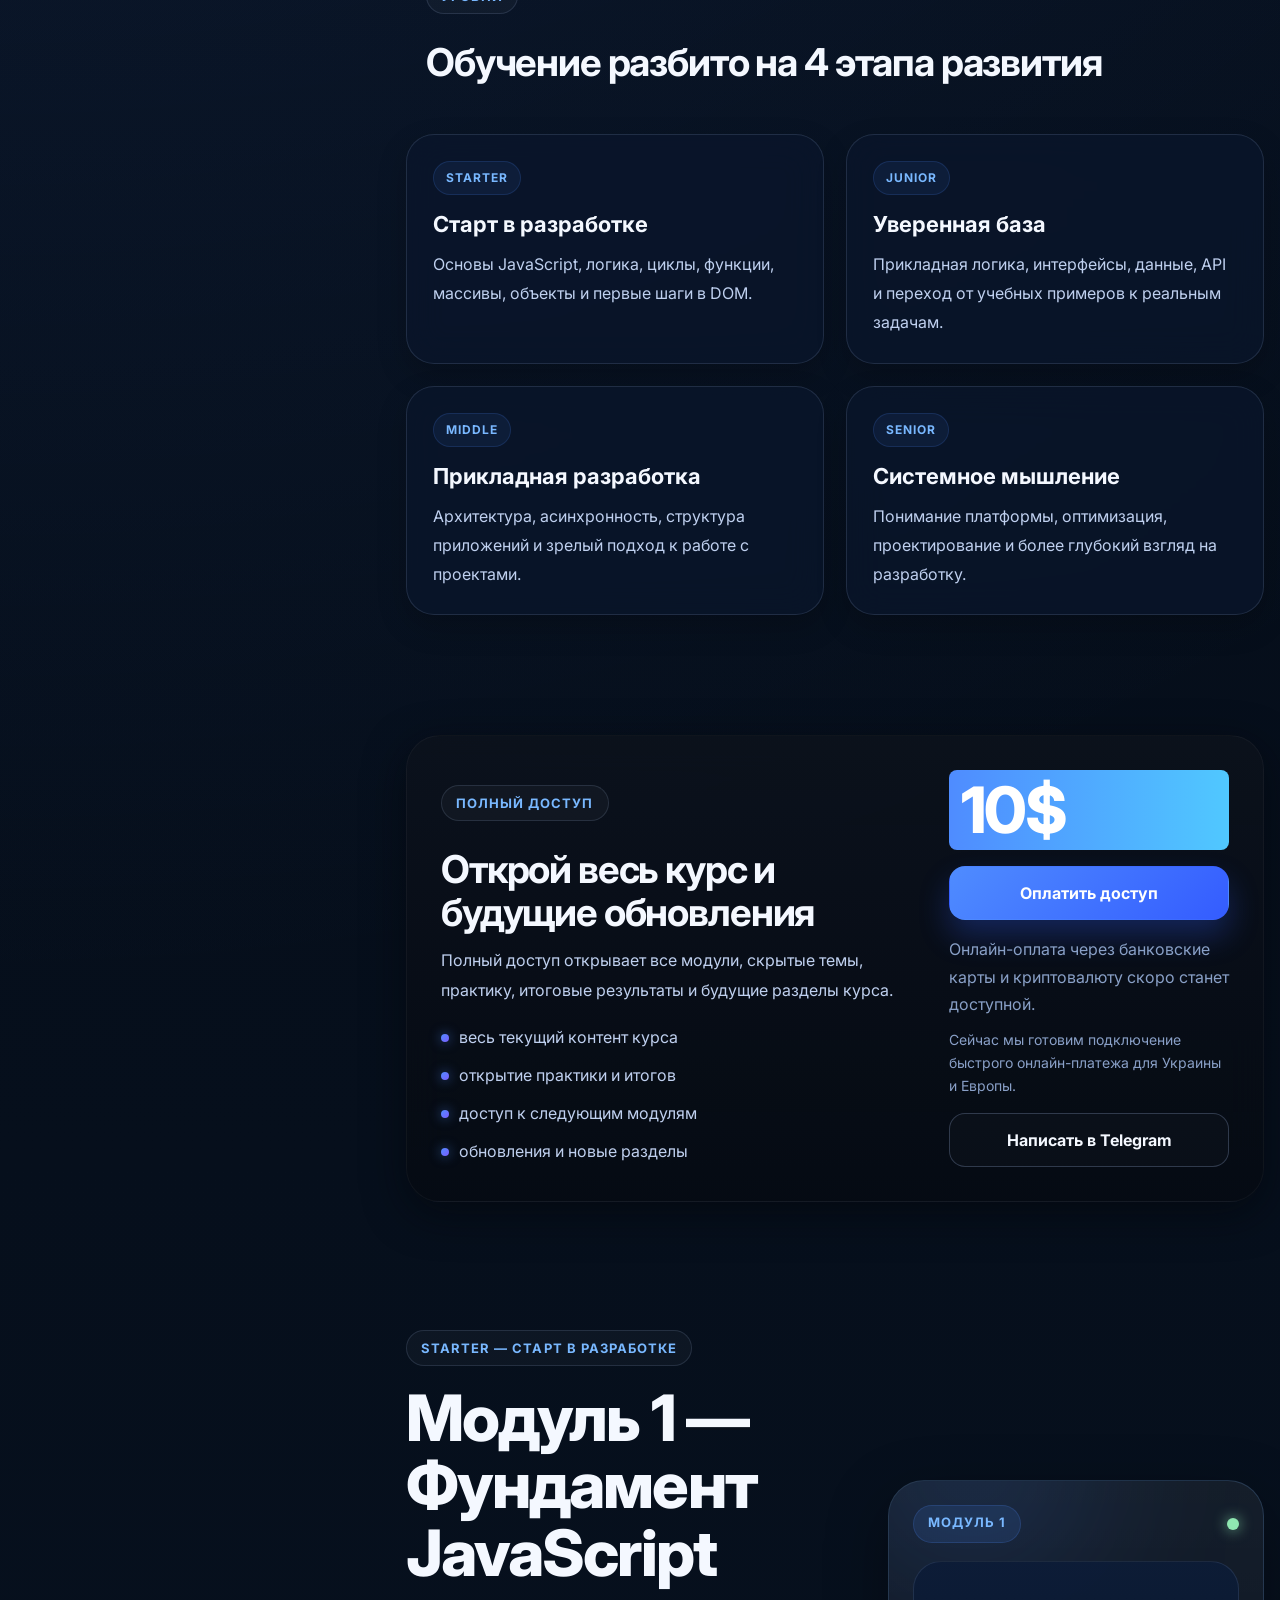
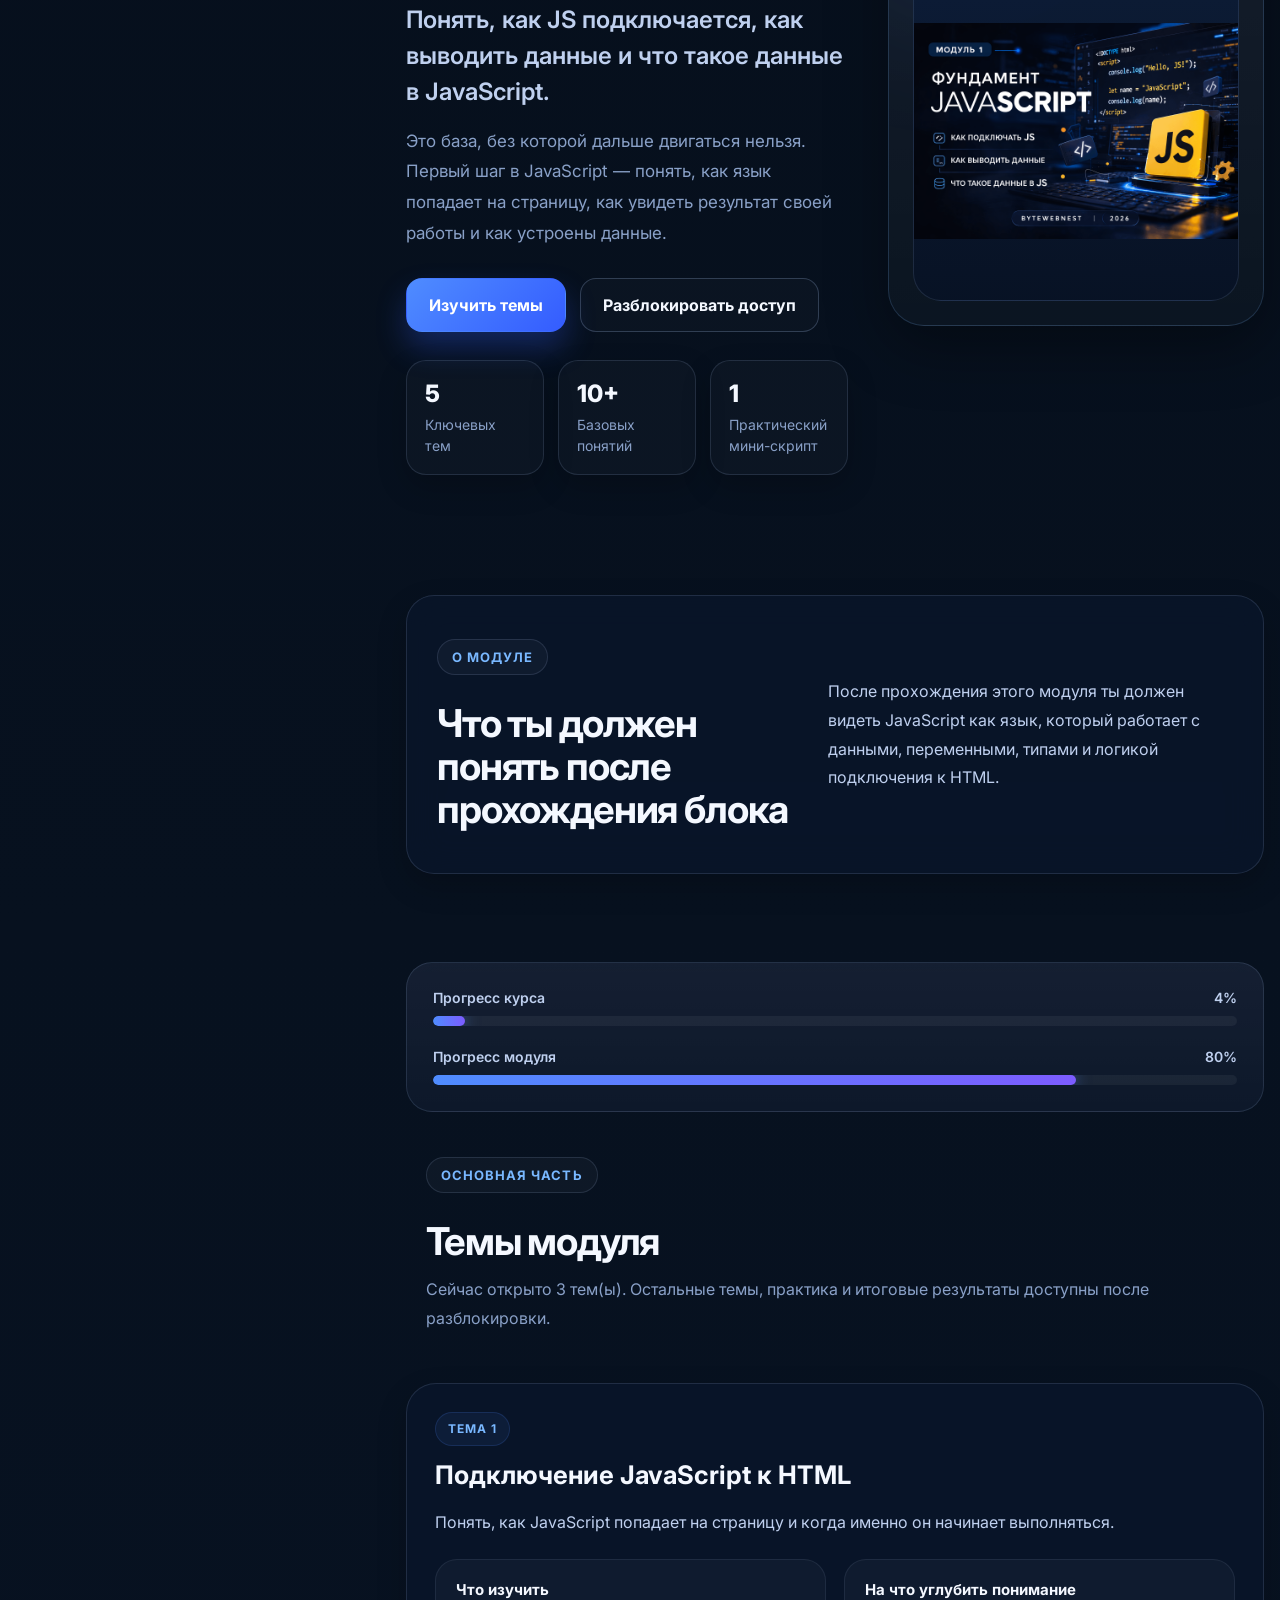
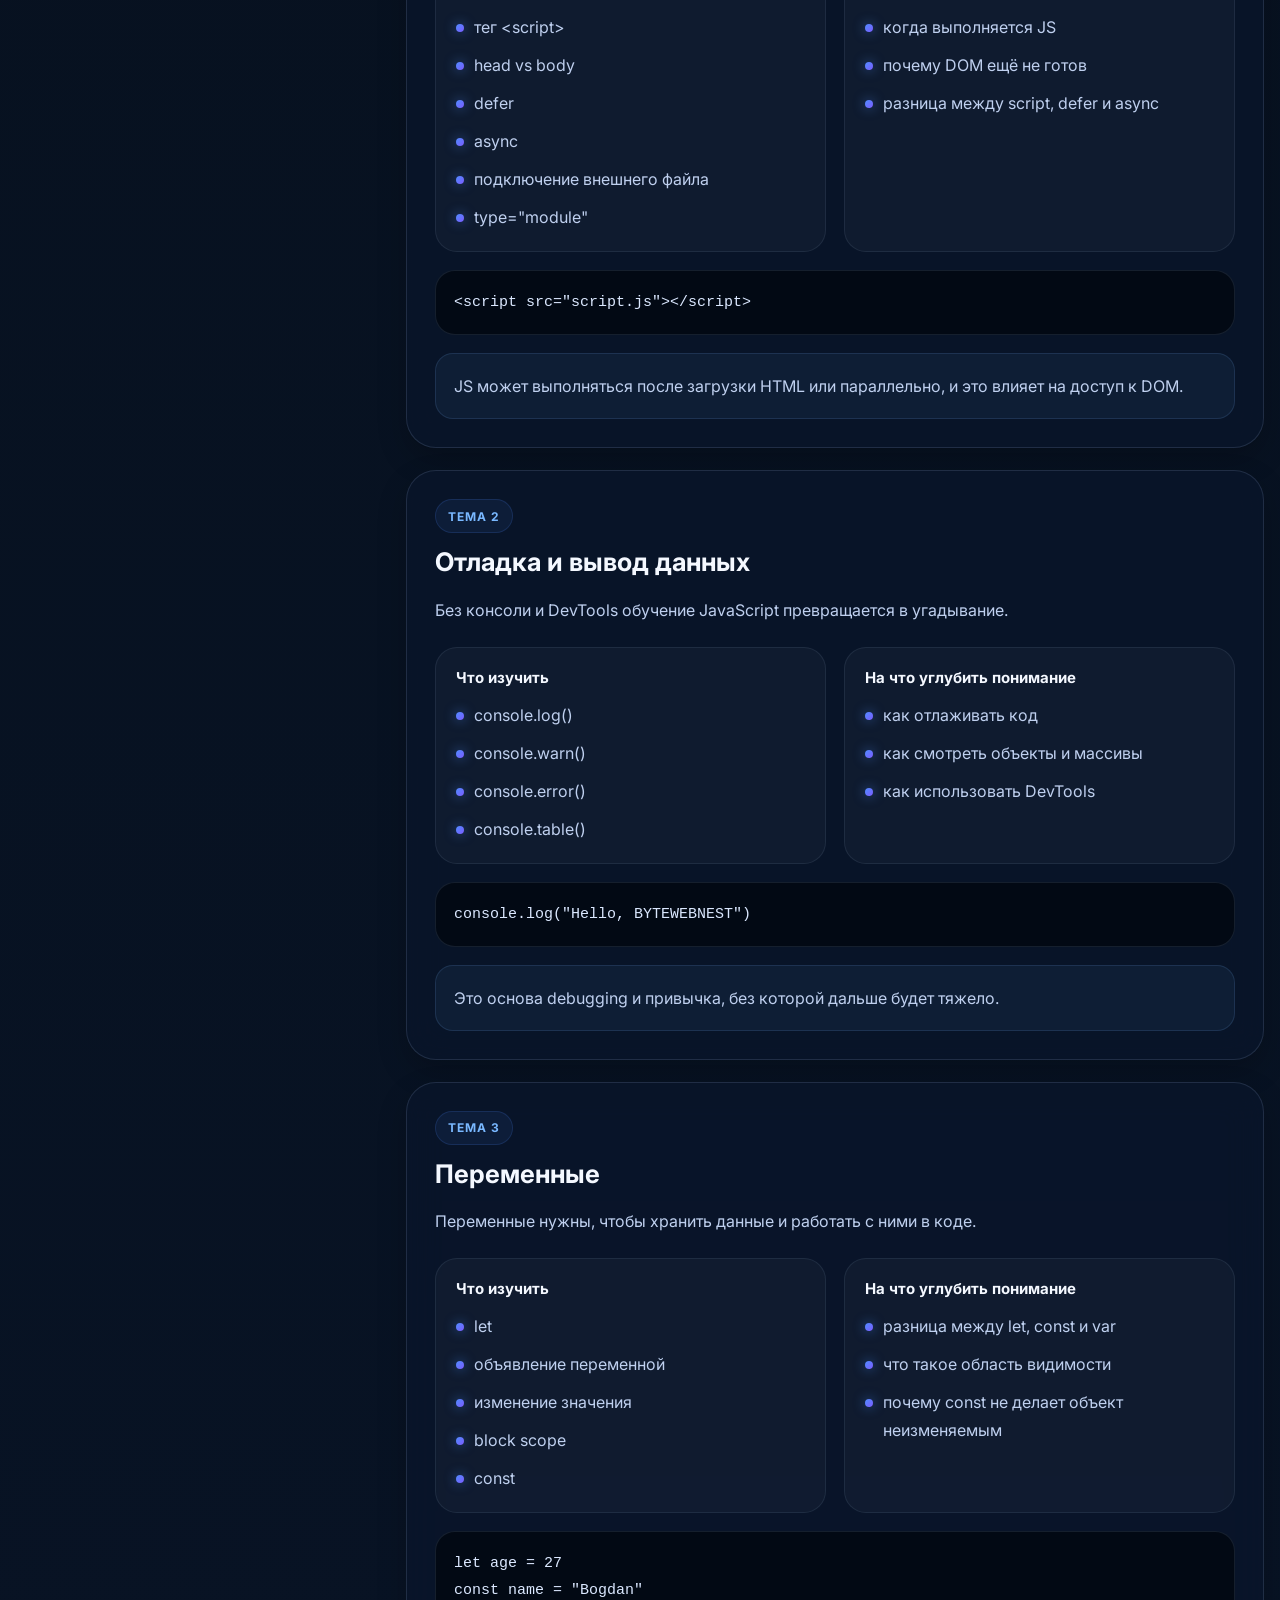
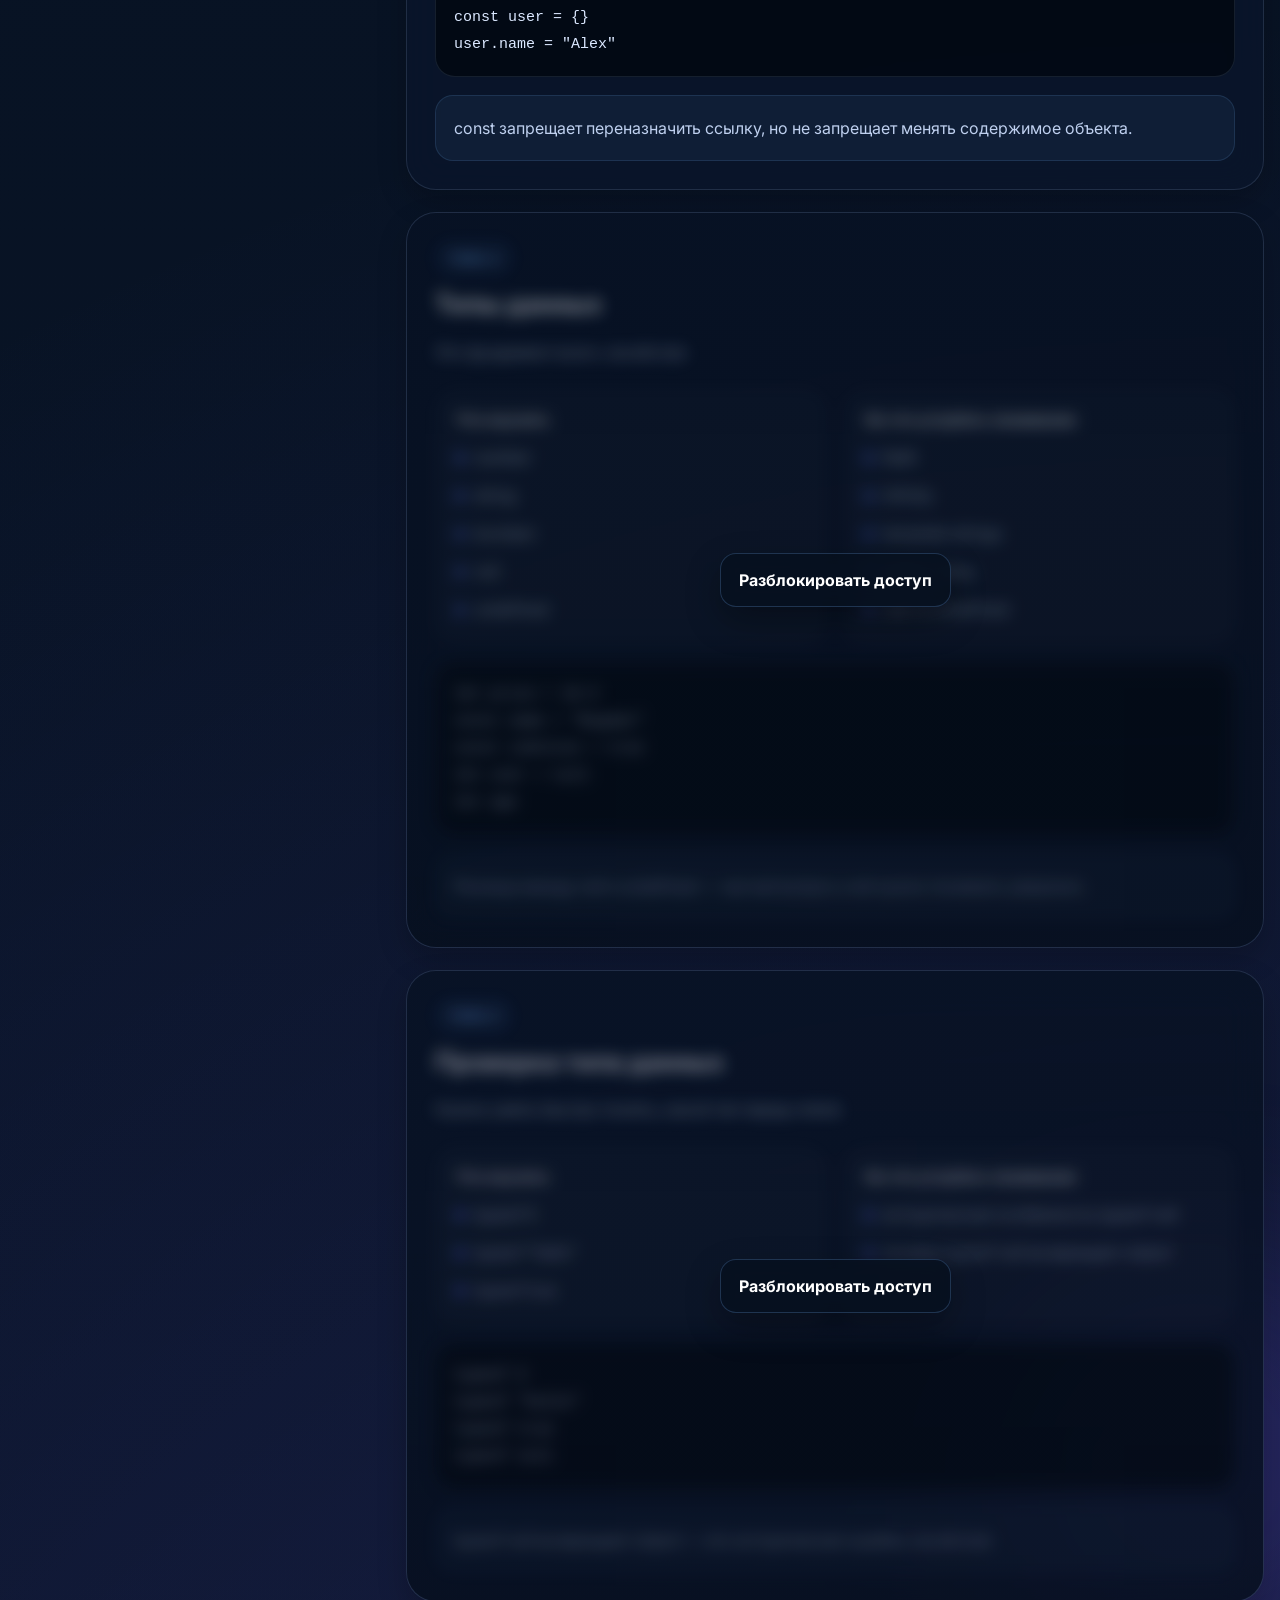
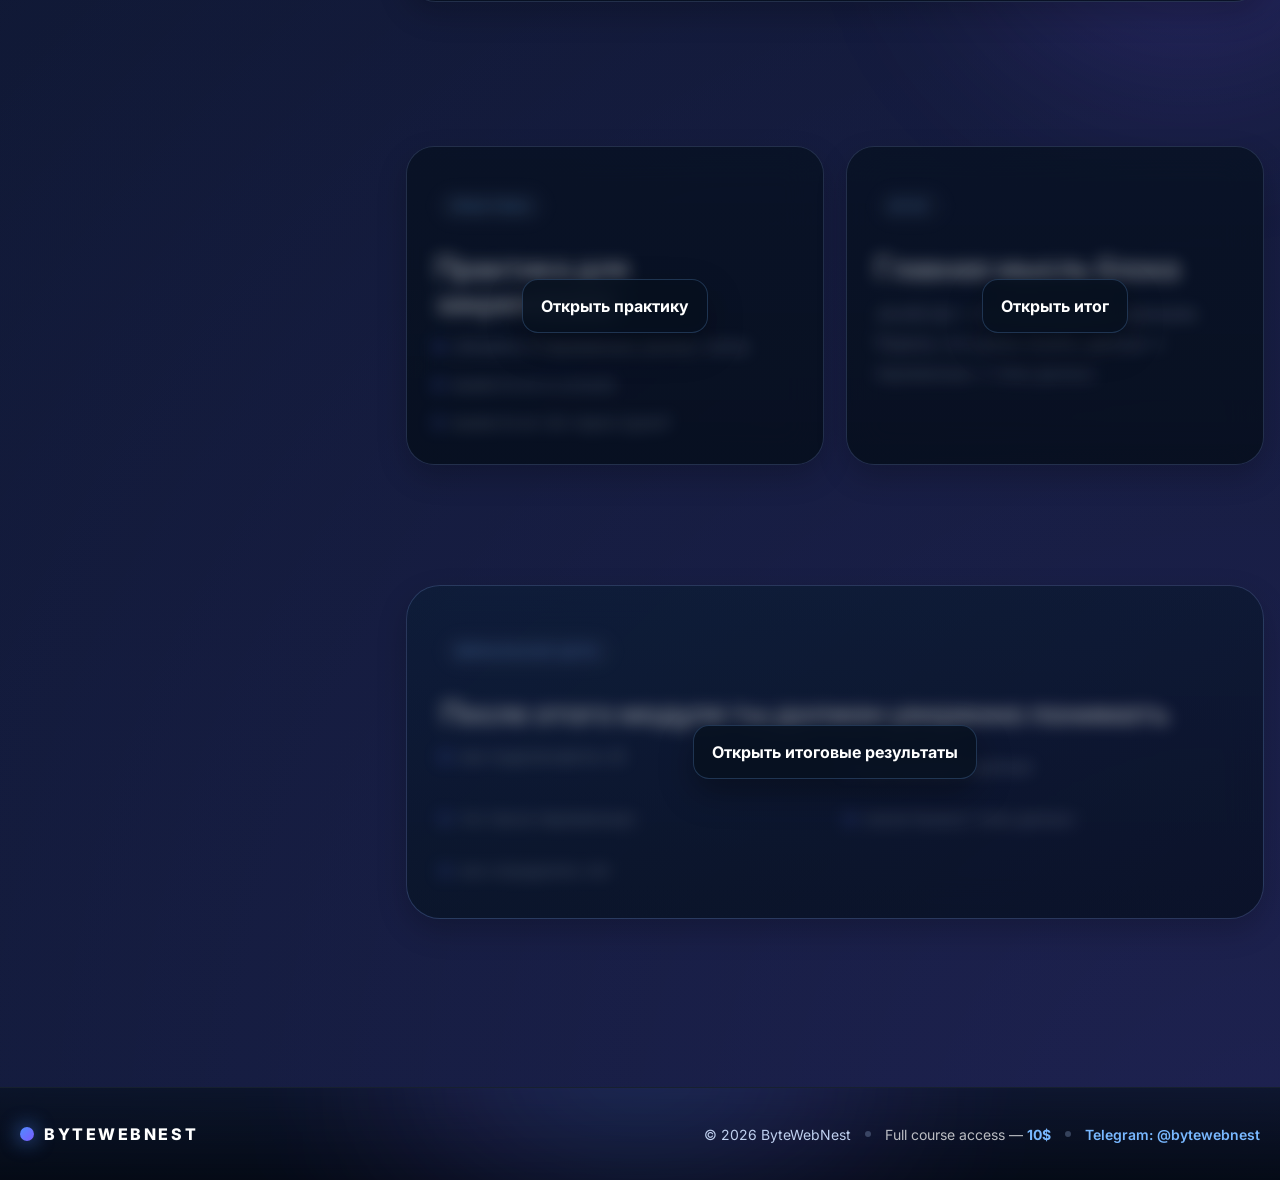
<file: ru/index.html>
<!DOCTYPE html>
<html lang="ru">
<head>
    <meta charset="UTF-8" />
    <meta name="viewport" content="width=device-width, initial-scale=1.0" />

    <title>BYTEWEBNEST — Карта развития разработчика</title>

    <meta name="description" content="BYTEWEBNEST — современная карта развития разработчика с уровнями, модулями, темами и системой разблокировки доступа." />
    <meta name="robots" content="index, follow" />
    <meta name="keywords"
        content="web development roadmap, frontend roadmap, javascript course, html css javascript learning, programming course, bytewebnest" />
    <meta name="author" content="BYTEWEBNEST" />

    <link rel="canonical" href="https://admin-bytewebnest.github.io/bytewebnest-roadmap/ru/" />
    <link rel="alternate" hreflang="en" href="https://admin-bytewebnest.github.io/bytewebnest-roadmap/" />
    <link rel="alternate" hreflang="uk" href="https://admin-bytewebnest.github.io/bytewebnest-roadmap/uk/" />
    <link rel="alternate" hreflang="ru" href="https://admin-bytewebnest.github.io/bytewebnest-roadmap/ru/" />
    <link rel="alternate" hreflang="x-default" href="https://admin-bytewebnest.github.io/bytewebnest-roadmap/" />

    <meta property="og:type" content="website" />
    <meta property="og:title" content="BYTEWEBNEST — Карта развития разработчика" />
    <meta property="og:description" content="Интерактивная карта обучения веб-разработке. Изучай темы по модулям, закрепляй знания практикой и развивайся системно — от Starter до Senior." />
    <meta property="og:url" content="https://admin-bytewebnest.github.io/bytewebnest-roadmap/ru/" />
    <meta property="og:image" content="https://admin-bytewebnest.github.io/bytewebnest-roadmap/images/banner-ru.png" />
    <meta property="og:image:width" content="1200" />
    <meta property="og:image:height" content="630" />
    <meta property="og:site_name" content="BYTEWEBNEST" />

    <meta name="twitter:card" content="summary_large_image" />
    <meta name="twitter:title" content="BYTEWEBNEST — Карта развития разработчика" />
    <meta name="twitter:description" content="Структурированная система обучения веб-разработке: модули, темы, практика и удобная карта роста." />
    <meta name="twitter:image" content="https://admin-bytewebnest.github.io/bytewebnest-roadmap/images/banner-ru.png" />

    <meta name="google-site-verification" content="7pROx1uurNSbZeshE8SLKOdenUpNWATXKgvbWa6KHbE" />

    <link rel="icon" type="image/png" sizes="32x32" href="../images/favicon.png" />
    <link rel="icon" type="image/png" sizes="16x16" href="../images/favicon.png" />
    <link rel="apple-touch-icon" sizes="180x180" href="../images/favicon.png" />

    <link rel="preconnect" href="https://fonts.googleapis.com" />
    <link rel="preconnect" href="https://fonts.gstatic.com" crossorigin />
    <link href="https://fonts.googleapis.com/css2?family=Inter:wght@400;500;600;700;800&display=swap"
        rel="stylesheet" />

    <link rel="stylesheet" href="../css/style.css" />
    <link rel="stylesheet" href="../css/bytewebnest_sidebar_fix_mobile_safe.css" />

    <script type="application/ld+json">
{
 "@context": "https://schema.org",
 "@type": "WebSite",
 "name": "BYTEWEBNEST",
 "url": "https://admin-bytewebnest.github.io/bytewebnest-roadmap/ru/",
 "description": "BYTEWEBNEST — интерактивная карта развития веб-разработчика: HTML, CSS, JavaScript и React."
}
</script>
</head>

<body>
    <div class="site-shell">
        <div class="bg-blur bg-blur--top"></div>
        <div class="bg-blur bg-blur--bottom"></div>

        <header class="header">
    <div class="container header__container">
        <a href="./index.html" class="logo" aria-label="BYTEWEBNEST">
            <span class="logo__mark"></span>
            <span class="logo__text">BYTEWEBNEST</span>
        </a>

        <nav class="header__nav">
            <a href="#overview" class="header__link" id="moduleViewLink">Обзор</a>
            <a href="#map" class="header__link" id="mapViewLink">Карта</a>
            <a href="#topics" class="header__link" id="topicsViewLink">Темы</a>
            <a href="#practice" class="header__link" id="practiceViewLink">Практика</a>
        </nav>
        <div class="lang-switcher" aria-label="Language switcher">
            <a href="../index.html" class="lang-switcher__link" lang="en">EN</a>
            <a href="../uk/index.html" class="lang-switcher__link" lang="uk">UA</a>
            <a href="./index.html" class="lang-switcher__link lang-switcher__link--active" lang="ru">RU</a>
        </div>

        <button class="header__menu-btn" id="bwn_sidebar_toggle" type="button" aria-label="Открыть программу">
            Программа
        </button>
    </div>
</header>

        <main class="layout">
            <aside class="bwn-sidebar" id="bwn_sidebar">
                <div class="bwn-sidebar__overlay" id="bwn_sidebar_overlay"></div>

                <div class="bwn-sidebar__panel" id="bwn_sidebar_panel">
                    <div class="bwn-sidebar__top">
                        <div class="bwn-sidebar__brand">
                            <span class="bwn-sidebar__brand-dot"></span>
                            <div>
                                <span class="bwn-sidebar__brand-text">BYTEWEBNEST</span>
                                <span class="bwn-sidebar__brand-subtext">Программа обучения</span>
                            </div>
                        </div>

                        <button class="bwn-sidebar__close" id="bwn_sidebar_close" type="button" aria-label="Закрыть меню">
                            ×
                        </button>
                    </div>

                    <div class="bwn-sidebar__inner">
                        <div class="bwn-sidebar-block bwn-sidebar-block--tracks">
                            <p class="bwn-sidebar-block__label">Уровни</p>
                            <div class="track-nav" id="trackNav"></div>
                        </div>

                        <div class="bwn-sidebar-block bwn-sidebar-block--modules">
                            <p class="bwn-sidebar-block__label">Модули уровня</p>
                            <div class="module-nav" id="moduleNav"></div>
                            <div class="bwn-sidebar-empty" id="moduleEmptyState"></div>
                        </div>

                        <div class="bwn-sidebar-block bwn-sidebar-block--topics">
                            <div class="bwn-sidebar-block__head">
                                <p class="bwn-sidebar-block__label">Содержание модуля</p>
                                <button class="bwn-sidebar-block__toggle" id="topicsToggle" type="button">
                                    Свернуть
                                </button>
                            </div>

                            <div class="topic-nav-wrap" id="topicNavWrap">
                                <div class="topic-nav" id="topicNav"></div>
                            </div>
                        </div>
                    </div>
                </div>
            </aside>

            <div class="content-area" id="app">
                <section class="landing section" id="landing">
                    <div class="container">
                        <div class="landing__hero glass-card fade-up">
                            <div class="landing__content">
                                <p class="section-label">BYTEWEBNEST</p>
                                <h1 class="landing__title">
                                    Карта развития
                                    <span>веб-разработчика</span>
                                </h1>

                                <p class="landing__text">
                                    Структурированная система обучения, которая помогает изучать веб-разработку поэтапно: от фундаментальных тем до уверенной практики и роста по уровням.
                                </p>

                                <div class="landing__actions">
                                    <a href="#overview" class="btn btn--primary">Начать обучение</a>
                                    <a href="#map" class="btn btn--secondary" id="landingMapLink">Открыть карту</a>
                                </div>

                                <ul class="landing__stats">
                                    <li>
                                        <strong>10+</strong>
                                        <span>готовых модулей</span>
                                    </li>
                                    <li>
                                        <strong>4</strong>
                                        <span>уровня развития</span>
                                    </li>
                                    <li>
                                        <strong>10$</strong>
                                        <span>полный доступ</span>
                                    </li>
                                </ul>
                            </div>

                            <div class="landing__visual">
                                <div class="landing__visual-card">
                                    <img src="../images/banner-ru.png" alt="BYTEWEBNEST roadmap preview"
                                        class="landing__image" />
                                </div>
                            </div>
                        </div>
                    </div>
                </section>

                <section class="benefits section section--compact">
                    <div class="container">
                        <div class="section-head fade-up">
                            <p class="section-label">Что внутри</p>
                            <h2 class="section-title">Не просто статьи, а система обучения</h2>
                            <p class="section-subtitle">
                                BYTEWEBNEST помогает изучать разработку без хаоса: последовательно, с практикой и понятной логикой роста.
                            </p>
                        </div>

                        <div class="benefits__grid">
                            <article class="benefit-card fade-up">
                                <h3 class="benefit-card__title">Пошаговая структура</h3>
                                <p class="benefit-card__text">
                                    Темы расположены по уровням сложности, чтобы ты понимал, что изучать сейчас и что будет следующим шагом.
                                </p>
                            </article>

                            <article class="benefit-card fade-up">
                                <h3 class="benefit-card__title">Практика после модулей</h3>
                                <p class="benefit-card__text">
                                    В каждом блоке есть закрепление материала, чтобы знания переходили из теории в реальные навыки.
                                </p>
                            </article>

                            <article class="benefit-card fade-up">
                                <h3 class="benefit-card__title">Карта развития</h3>
                                <p class="benefit-card__text">
                                    От Starter до Senior — ты видишь не только текущий модуль, но и весь путь роста разработчика.
                                </p>
                            </article>

                            <article class="benefit-card fade-up">
                                <h3 class="benefit-card__title">Будущие обновления</h3>
                                <p class="benefit-card__text">
                                    После открытия доступа ты получаешь не только текущий контент, но и новые модули, которые будут добавляться дальше.
                                </p>
                            </article>
                        </div>
                    </div>
                </section>

                <section class="levels section section--compact">
                    <div class="container">
                        <div class="section-head fade-up">
                            <p class="section-label">Уровни</p>
                            <h2 class="section-title">Обучение разбито на 4 этапа развития</h2>
                        </div>

                        <div class="levels__grid">
                            <article class="level-card fade-up">
                                <span class="level-card__badge">Starter</span>
                                <h3 class="level-card__title">Старт в разработке</h3>
                                <p class="level-card__text">
                                    Основы JavaScript, логика, циклы, функции, массивы, объекты и первые шаги в DOM.
                                </p>
                            </article>

                            <article class="level-card fade-up">
                                <span class="level-card__badge">Junior</span>
                                <h3 class="level-card__title">Уверенная база</h3>
                                <p class="level-card__text">
                                    Прикладная логика, интерфейсы, данные, API и переход от учебных примеров к реальным задачам.
                                </p>
                            </article>

                            <article class="level-card fade-up">
                                <span class="level-card__badge">Middle</span>
                                <h3 class="level-card__title">Прикладная разработка</h3>
                                <p class="level-card__text">
                                    Архитектура, асинхронность, структура приложений и зрелый подход к работе с проектами.
                                </p>
                            </article>

                            <article class="level-card fade-up">
                                <span class="level-card__badge">Senior</span>
                                <h3 class="level-card__title">Системное мышление</h3>
                                <p class="level-card__text">
                                    Понимание платформы, оптимизация, проектирование и более глубокий взгляд на разработку.
                                </p>
                            </article>
                        </div>
                    </div>
                </section>

                <section class="premium-cta section">
                    <div class="container">
                        <div class="premium-cta__box final-box fade-up">
                            <div class="premium-cta__content">
                                <p class="section-label">Полный доступ</p>
                                <h2 class="section-title">Открой весь курс и будущие обновления</h2>
                                <p class="premium-cta__text">
                                    Полный доступ открывает все модули, скрытые темы, практику, итоговые результаты и будущие разделы курса.
                                </p>

                                <ul class="premium-cta__list">
                                    <li>весь текущий контент курса</li>
                                    <li>открытие практики и итогов</li>
                                    <li>доступ к следующим модулям</li>
                                    <li>обновления и новые разделы</li>
                                </ul>
                            </div>

                            <div class="premium-cta__side">
                                <div class="premium-cta__price">10$</div>
                                <button class="btn btn--primary" id="buyAccessBtn" type="button">Оплатить доступ</button>
                                <p class="premium-cta__note">Онлайн-оплата через банковские карты и криптовалюту скоро станет доступной.</p>
                                <p class="premium-cta__subnote">Сейчас мы готовим подключение быстрого онлайн-платежа для Украины и Европы.</p>
                                <a href="https://t.me/bytewebnest" target="_blank" rel="noopener noreferrer"
                                    class="btn btn--secondary premium-cta__telegram-btn">
                                    Написать в Telegram
                                </a>
                            </div>
                        </div>
                    </div>
                </section>

                <section class="map-page section" id="mapPage" hidden>
                    <div class="container">
                        <div class="section-head fade-up">
                            <p class="section-label">Карта обучения</p>
                            <h2 class="section-title">Дерево развития курса</h2>
                            <p class="section-subtitle">
                                Здесь будет отображаться удобная визуальная карта веток обучения. Пока раздел находится в разработке.
                            </p>
                        </div>

                        <div class="map-page__content final-box fade-up" id="mapPageContent">
                            <div class="map-page__loading">
                                Карта обучения сейчас в разработке. Скоро здесь появится визуальная структура всех уровней и модулей.
                            </div>
                        </div>
                    </div>
                </section>

                <div id="modulePage">
                    <section class="hero section" id="overview">
                        <div class="container hero__container">
                            <div class="hero__content">
                                <div class="eyebrow" id="trackBadge">BYTEWEBNEST ROADMAP</div>

                                <h1 class="hero__title" id="moduleTitle">Загрузка модуля...</h1>

                                <p class="hero__goal" id="moduleGoal">Подготовка контента...</p>

                                <p class="hero__description" id="moduleDescription">
                                    Здесь появится описание модуля.
                                </p>

                                <div class="hero__actions">
                                    <a href="#topics" class="btn btn--primary">Изучить темы</a>
                                    <button class="btn btn--secondary" id="unlockButton" type="button">
                                        Разблокировать доступ
                                    </button>
                                </div>

                                <ul class="hero__stats" id="heroStats"></ul>
                            </div>

                            <div class="hero__visual">
                                <div class="hero-card">
                                    <div class="hero-card__top">
                                        <span class="hero-card__badge" id="heroBadge">Модуль</span>
                                        <span class="hero-card__dot"></span>
                                    </div>

                                    <div class="hero-card__image-wrap">
                                        <img id="moduleImage" class="hero-card__image" src="../images/module-1.png"
                                            alt="Изображение модуля" />
                                    </div>
                                </div>
                            </div>
                        </div>
                    </section>

                    <section class="section section--compact">
                        <div class="container">
                            <div class="panel panel--intro">
                                <div class="panel__left">
                                    <p class="section-label">О модуле</p>
                                    <h2 class="section-title">Что ты должен понять после прохождения блока</h2>
                                </div>

                                <div class="panel__right">
                                    <p class="panel__text" id="moduleSummary">
                                        Здесь будет отображаться ключевой смысл модуля.
                                    </p>
                                </div>
                            </div>
                        </div>
                    </section>
                    <section class="progress">
                        <div class="container">

                            <div class="progress-card">

                                <!-- course progress -->

                                <div class="progress-item">

                                    <div class="progress-head">
                                        <span>Прогресс курса</span>
                                        <span id="courseProgressPercent">0%</span>
                                    </div>

                                    <div class="progress-bar">
                                        <div id="courseProgressBar" class="progress-bar__fill"></div>
                                    </div>

                                </div>

                                <!-- module progress -->

                                <div class="progress-item">

                                    <div class="progress-head">
                                        <span>Прогресс модуля</span>
                                        <span id="moduleProgressPercent">0%</span>
                                    </div>

                                    <div class="progress-bar">
                                        <div id="moduleProgressBar" class="progress-bar__fill"></div>
                                    </div>

                                </div>

                            </div>

                        </div>
                    </section>
                    <section class="section" id="topics">
                        <div class="container">
                            <div class="section-head">
                                <p class="section-label">Основная часть</p>
                                <h2 class="section-title">Темы модуля</h2>
                                <p class="section-subtitle" id="sectionSubtitle">
                                    Темы и содержание подгружаются автоматически из JSON.
                                </p>
                            </div>

                            <div class="topics" id="topicsContainer"></div>
                        </div>
                    </section>

                    <section class="section" id="practice">
                        <div class="container">
                            <div class="practice-grid">
                                <article class="glass-card lockable-card" id="practiceCard">
                                    <div class="lockable-card__content">
                                        <p class="section-label">Практика</p>
                                        <h2 class="section-title section-title--sm">Практика для закрепления</h2>
                                        <ol class="steps" id="practiceList"></ol>
                                    </div>

                                    <div class="lockable-card__overlay">
                                        <button class="lockable-card__overlay-btn" type="button">
                                            Открыть практику
                                        </button>
                                    </div>
                                </article>

                                <article class="glass-card lockable-card" id="thoughtCard">
                                    <div class="lockable-card__content">
                                        <p class="section-label">Итог</p>
                                        <h2 class="section-title section-title--sm">Главная мысль блока</h2>
                                        <p class="final-thought" id="finalThought"></p>
                                    </div>

                                    <div class="lockable-card__overlay">
                                        <button class="lockable-card__overlay-btn" type="button">
                                            Открыть итог
                                        </button>
                                    </div>
                                </article>
                            </div>
                        </div>
                    </section>

                    <section class="section section--compact">
                        <div class="container">
                            <article class="final-box lockable-card" id="outcomesCard">
                                <div class="lockable-card__content">
                                    <div class="final-box__content">
                                        <p class="section-label">Финальная цель</p>
                                        <h2 class="section-title section-title--sm">После этого модуля ты должен уверенно понимать</h2>
                                        <ul class="check-list" id="outcomesList"></ul>
                                    </div>
                                </div>

                                <div class="lockable-card__overlay">
                                    <button class="lockable-card__overlay-btn" type="button">
                                        Открыть итоговые результаты
                                    </button>
                                </div>
                            </article>
                        </div>
                    </section>
                </div>
            </div>
        </main>
    </div>

    <div class="modal" id="unlockModal" aria-hidden="true">
        <div class="modal__overlay" data-close-modal></div>

        <div class="modal__dialog" role="dialog" aria-modal="true" aria-labelledby="unlockModalTitle">
            <button class="modal__close" id="modalCloseBtn" type="button" aria-label="Закрыть окно">
                ×
            </button>

            <div class="modal__brand">
                <div class="modal__brand-logo">
                    <img src="../images/logo.png" alt="BYTEWEBNEST" class="modal__brand-image" />
                </div>
            </div>

            <p class="modal__eyebrow">Полный доступ к обучению</p>
            <h2 class="modal__title" id="unlockModalTitle">Разблокировать все модули</h2>

            <p class="modal__text">
                Мы закрыли часть контента, чтобы поддержать авторов, которые собирают материал, выстраивают его в правильной хронологии и делают изучение удобным — от темы к теме, без путаницы и хаоса.
            </p>

            <div class="modal__promo">
                <p class="modal__promo-text">
                    В каждом модуле информация распределена последовательно: сначала основа, затем важные акценты, а в конце — практика для закрепления. Полный доступ открывает не только все текущие материалы, но и будущие обновления.
                </p>

                <div class="modal__price-box">
                    <span class="modal__price-label">Стоимость полного доступа</span>
                    <strong class="modal__price-value">10$</strong>
                </div>

                <ul class="modal__benefits">
                    <li>безграничный доступ ко всем модулям</li>
                    <li>открытие всей скрытой теории, практики и итогов</li>
                    <li>обновления на следующие модули</li>
                    <li>доступ к дополнительным разделам, которые скоро станут доступны</li>
                </ul>

                <div class="modal__payment-status">
                    <p class="modal__payment-title">Онлайн-оплата подключается</p>
                    <p class="modal__payment-text">
                        Оплата картой и криптовалютой скоро станет доступной. Пока платёжный шлюз находится в процессе подключения, доступ можно получить вручную через Telegram.
                    </p>
                </div>

                <p class="modal__contact">
                    Telegram для связи:
                    <a href="https://t.me/bytewebnest" target="_blank" rel="noopener noreferrer">@bytewebnest</a>
                </p>
            </div>

            <form class="modal__form" id="unlockForm">
                <label class="modal__label" for="unlockCodeInput">Код доступа</label>
                <input class="modal__input" id="unlockCodeInput" type="password" inputmode="text" autocomplete="off"
                    placeholder="Введите код" />
                <p class="modal__message" id="unlockMessage"></p>

                <button class="btn btn--primary modal__submit" type="submit">
                    Разблокировать
                </button>
            </form>
        </div>
    </div>
    <footer class="footer">

        <div class="footer__glow"></div>

        <div class="container footer__container">

            <div class="footer__brand">
                <span class="footer__logo-dot"></span>
                <span class="footer__logo-text">BYTEWEBNEST</span>
            </div>

            <div class="footer__info">

                <span class="footer__copy">
                    © 2026 ByteWebNest
                </span>

                <span class="footer__divider"></span>

                <span class="footer__price">
                    Full course access — <strong>10$</strong>
                </span>

                <span class="footer__divider"></span>

                <a href="https://t.me/bytewebnest" class="footer__telegram">
                    Telegram: @bytewebnest
                </a>

            </div>

        </div>
        <div id="completionScreen" class="completion">

            <div class="completion-card">

                <h2>🎉 Курс завершён</h2>

                <p>
                    Ты завершил JavaScript-курс ByteWebNest.
                    Теперь ты понимаешь основу современного JavaScript.
                </p>

                <button onclick="location.reload()" class="btn btn--primary">
                    Начать обучение заново
                </button>

            </div>

        </div>
    </footer>
    <script src="../js/app.js" defer></script>
</body>

</html>
</file>
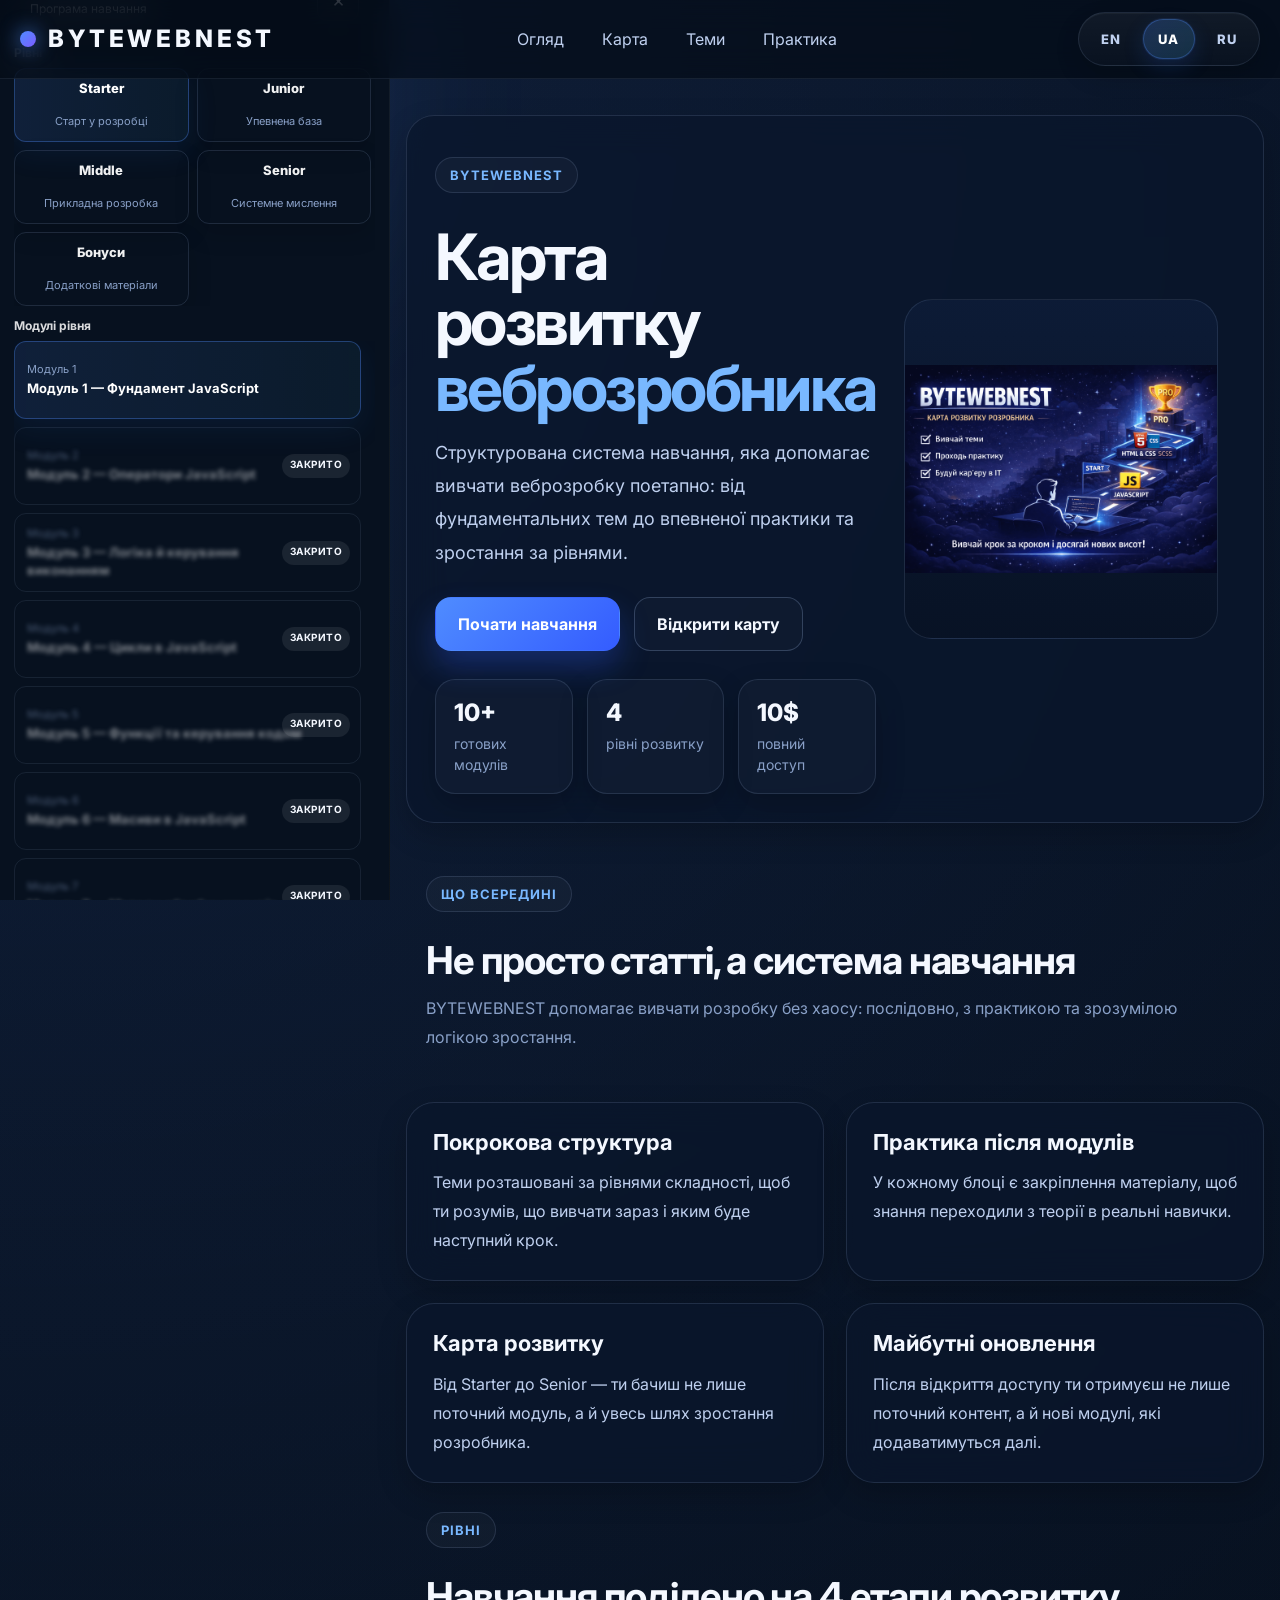
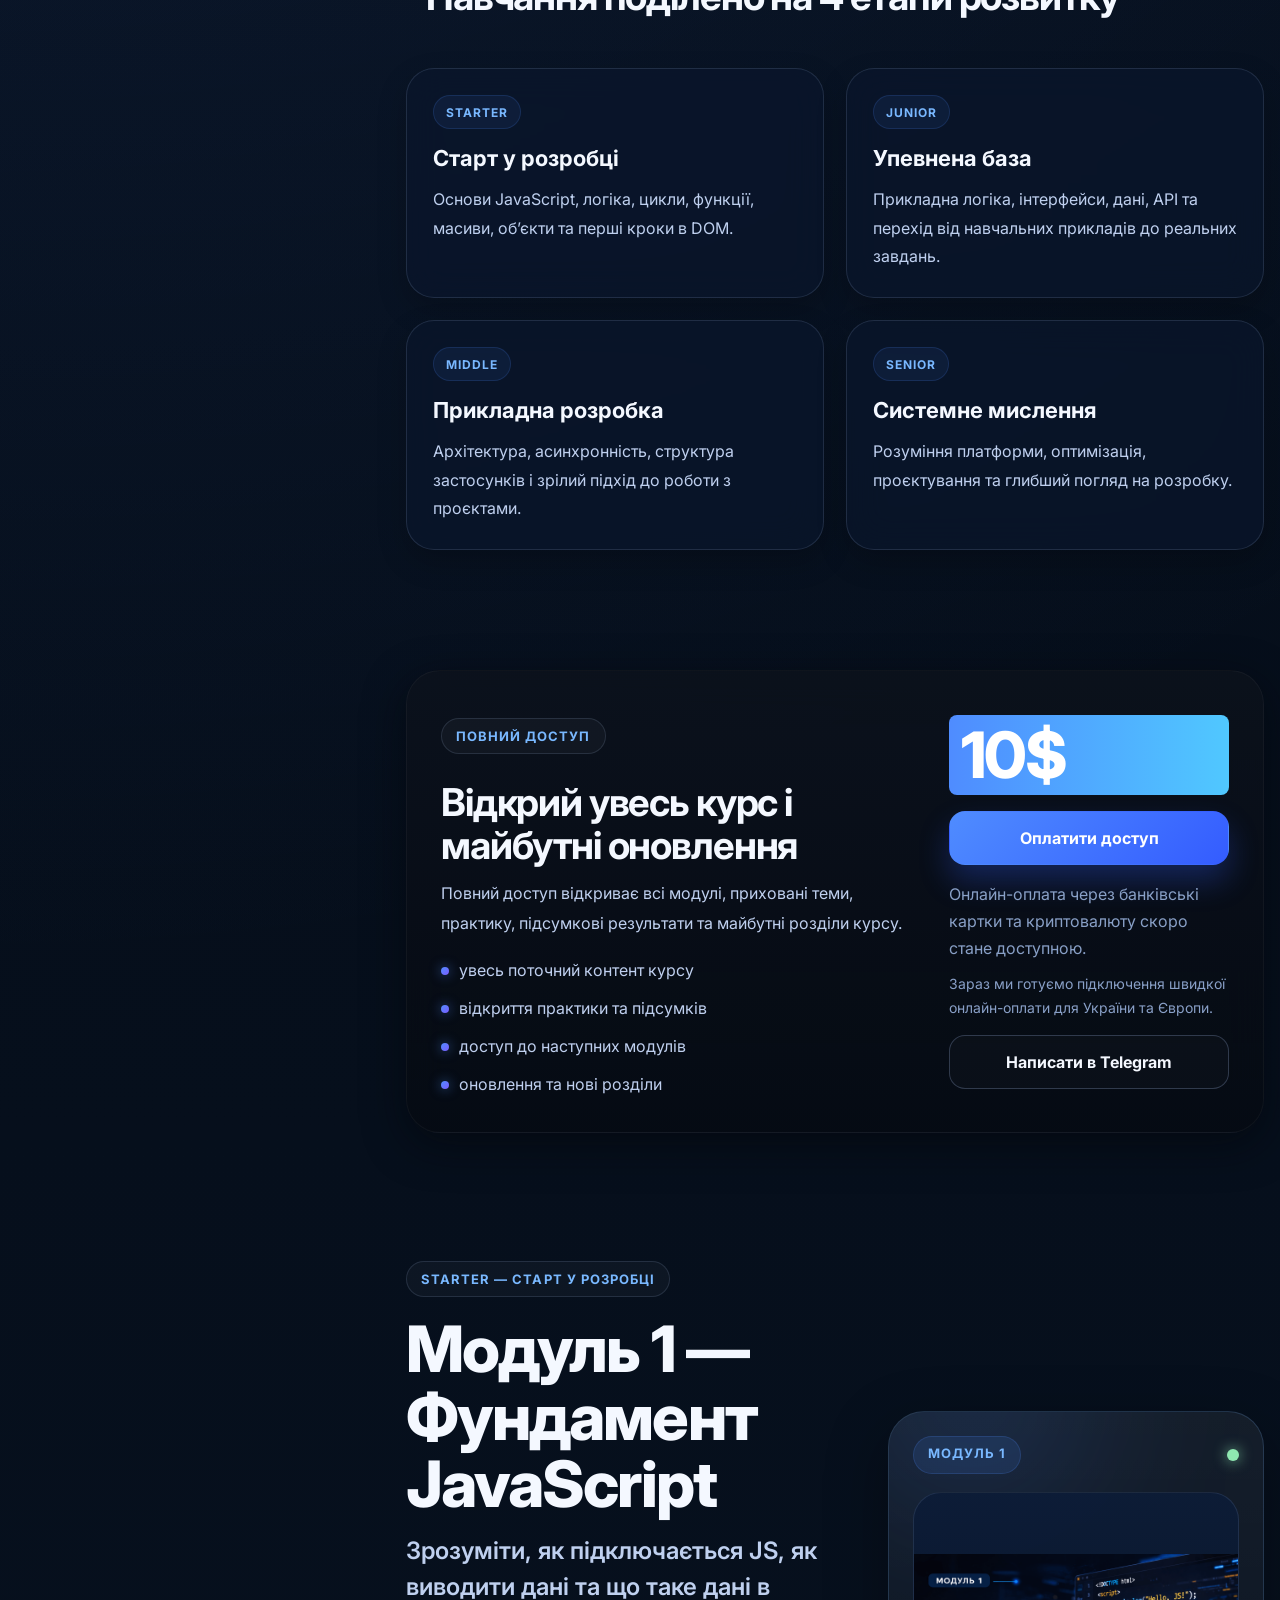
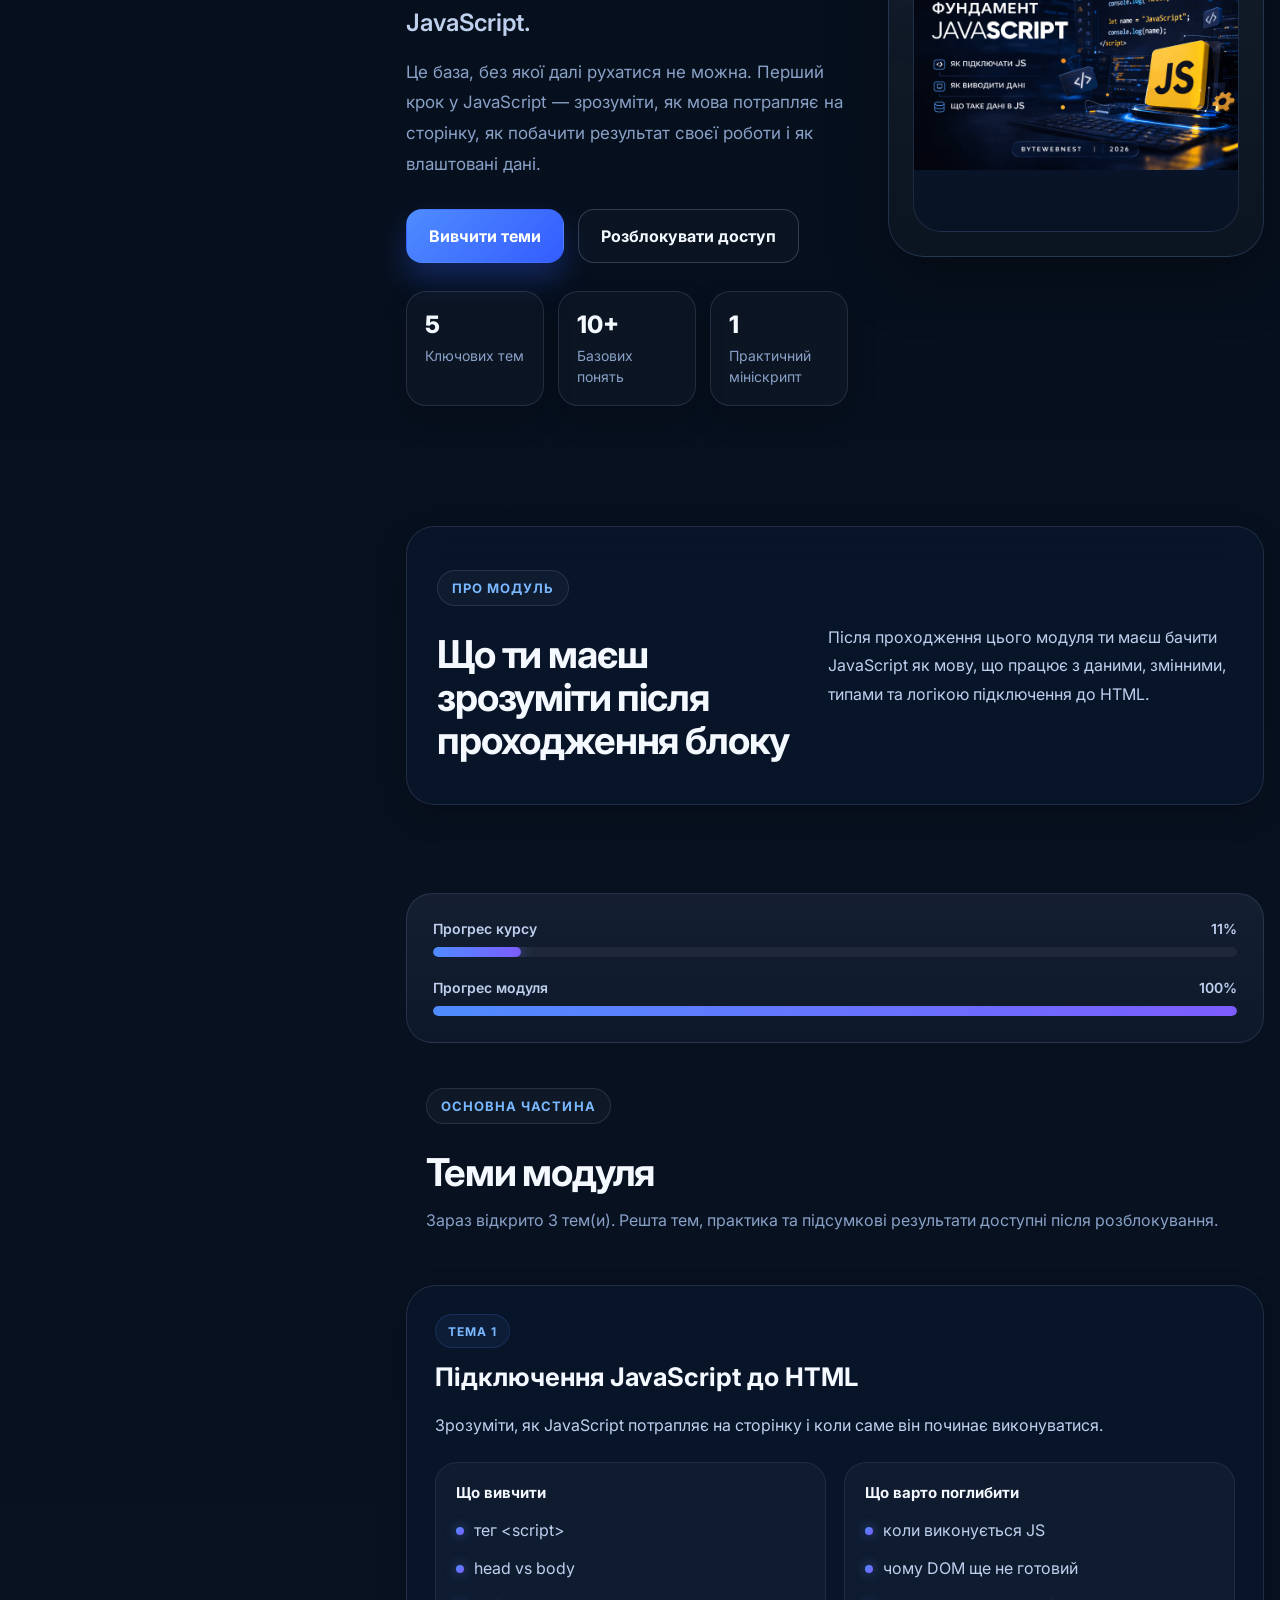
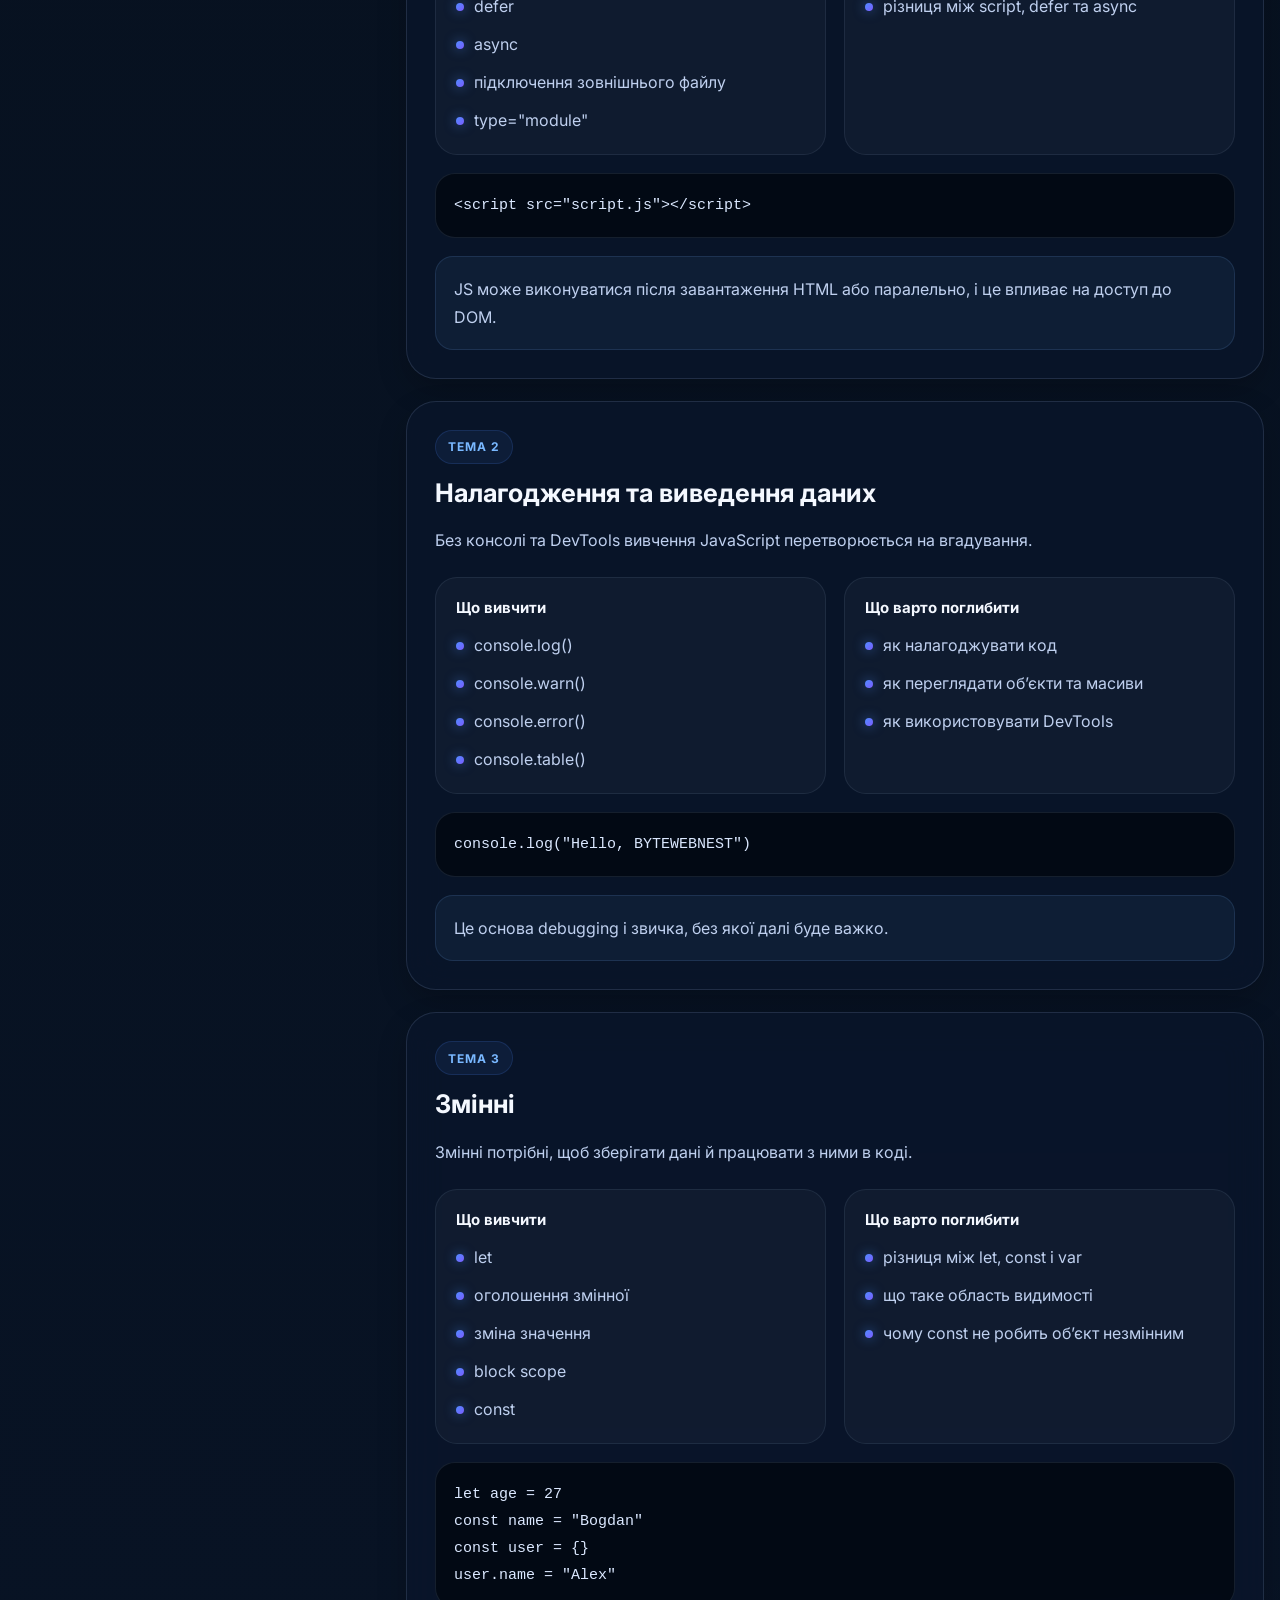
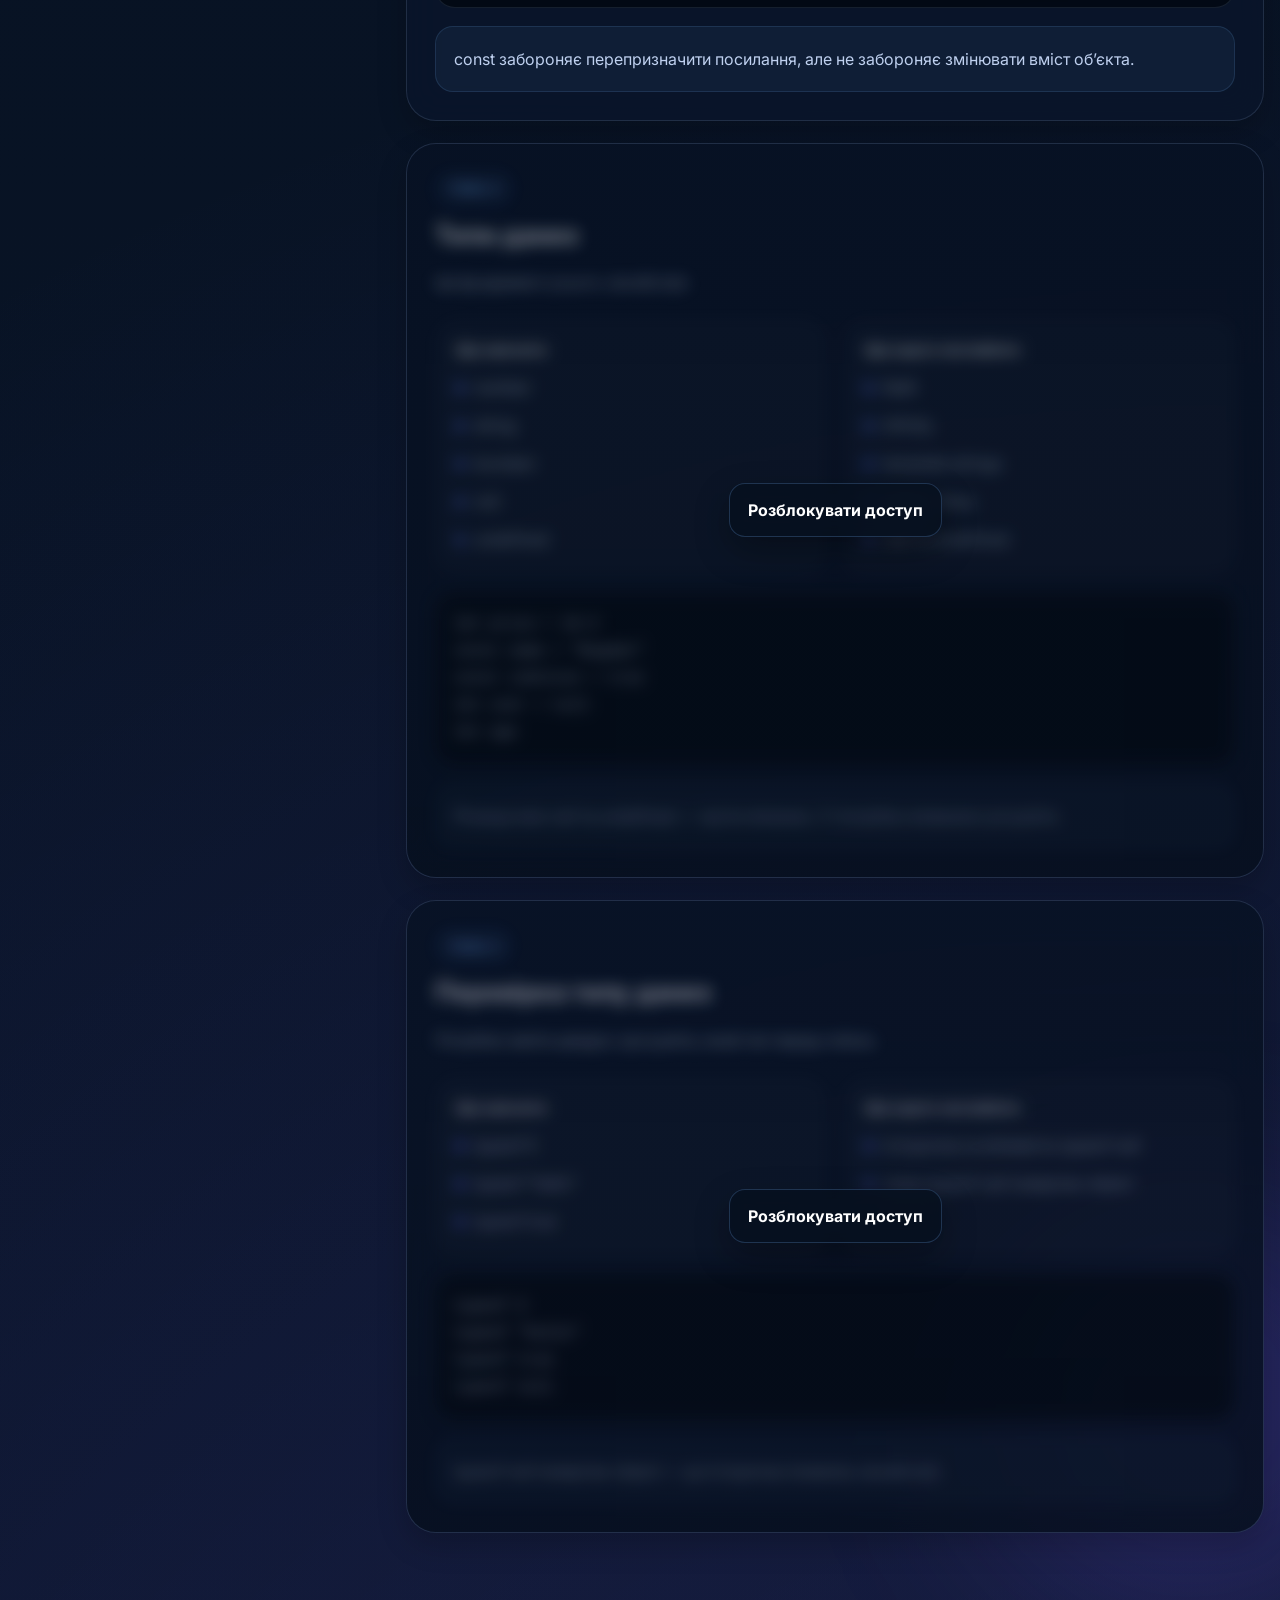
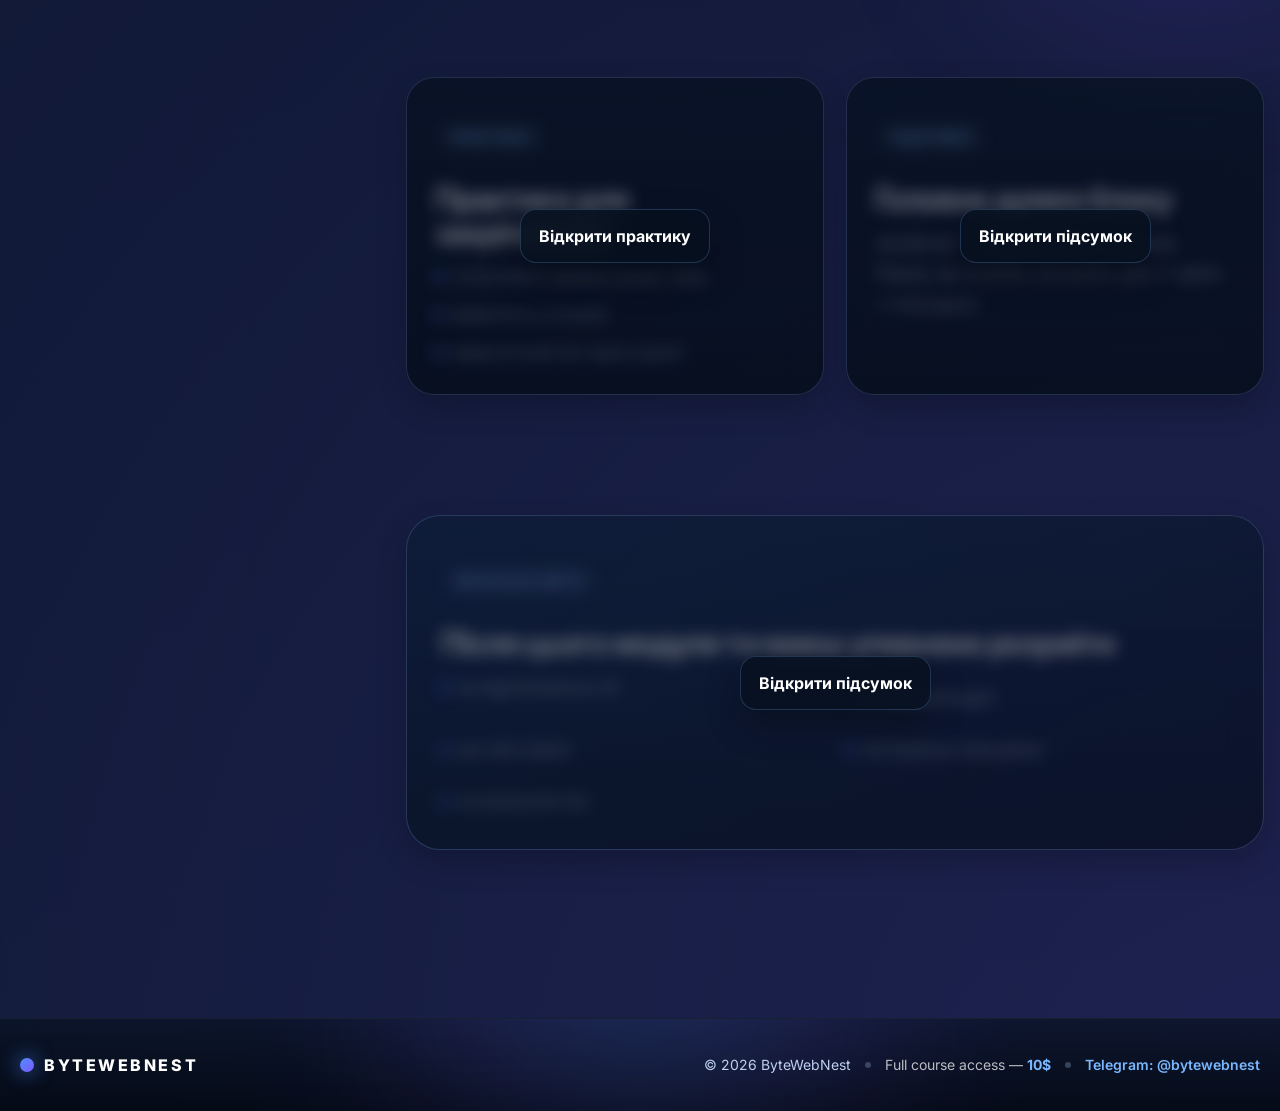
<file: uk/index.html>
<!DOCTYPE html>
<html lang="uk">
<head>
    <meta charset="UTF-8" />
    <meta name="viewport" content="width=device-width, initial-scale=1.0" />

    <title>BYTEWEBNEST — Карта розвитку розробника</title>

    <meta name="description" content="BYTEWEBNEST — сучасна карта розвитку розробника з рівнями, модулями, темами та системою розблокування доступу." />
    <meta name="robots" content="index, follow" />
    <meta name="keywords"
        content="web development roadmap, frontend roadmap, javascript course, html css javascript learning, programming course, bytewebnest" />
    <meta name="author" content="BYTEWEBNEST" />

    <link rel="canonical" href="https://admin-bytewebnest.github.io/bytewebnest-roadmap/uk/" />
    <link rel="alternate" hreflang="en" href="https://admin-bytewebnest.github.io/bytewebnest-roadmap/" />
    <link rel="alternate" hreflang="uk" href="https://admin-bytewebnest.github.io/bytewebnest-roadmap/uk/" />
    <link rel="alternate" hreflang="uk" href="https://admin-bytewebnest.github.io/bytewebnest-roadmap/uk/" />
    <link rel="alternate" hreflang="x-default" href="https://admin-bytewebnest.github.io/bytewebnest-roadmap/" />

    <meta property="og:type" content="website" />
    <meta property="og:title" content="BYTEWEBNEST — Карта розвитку розробника" />
    <meta property="og:description" content="Інтерактивна карта навчання веброзробці. Вивчай теми за модулями, закріплюй знання практикою та розвивайся системно — від Starter до Senior." />
    <meta property="og:url" content="https://admin-bytewebnest.github.io/bytewebnest-roadmap/uk/" />
    <meta property="og:image" content="https://admin-bytewebnest.github.io/bytewebnest-roadmap/images/banner-uk.png" />
    <meta property="og:image:width" content="1200" />
    <meta property="og:image:height" content="630" />
    <meta property="og:site_name" content="BYTEWEBNEST" />

    <meta name="twitter:card" content="summary_large_image" />
    <meta name="twitter:title" content="BYTEWEBNEST — Карта розвитку розробника" />
    <meta name="twitter:description" content="Структурована система навчання веброзробці: модулі, теми, практика та зручна карта зростання." />
    <meta name="twitter:image" content="https://admin-bytewebnest.github.io/bytewebnest-roadmap/images/banner-uk.png" />

    <meta name="google-site-verification" content="7pROx1uurNSbZeshE8SLKOdenUpNWATXKgvbWa6KHbE" />

    <link rel="icon" type="image/png" sizes="32x32" href="../images/favicon.png" />
    <link rel="icon" type="image/png" sizes="16x16" href="../images/favicon.png" />
    <link rel="apple-touch-icon" sizes="180x180" href="../images/favicon.png" />

    <link rel="preconnect" href="https://fonts.googleapis.com" />
    <link rel="preconnect" href="https://fonts.gstatic.com" crossorigin />
    <link href="https://fonts.googleapis.com/css2?family=Inter:wght@400;500;600;700;800&display=swap"
        rel="stylesheet" />

    <link rel="stylesheet" href="../css/style.css" />
    <link rel="stylesheet" href="../css/bytewebnest_sidebar_fix_mobile_safe.css" />

    <script type="application/ld+json">
{
 "@context": "https://schema.org",
 "@type": "WebSite",
 "name": "BYTEWEBNEST",
 "url": "https://admin-bytewebnest.github.io/bytewebnest-roadmap/uk/",
 "description": "BYTEWEBNEST — інтерактивна карта розвитку веброзробника: HTML, CSS, JavaScript і React."
}
</script>
</head>

<body>
    <div class="site-shell">
        <div class="bg-blur bg-blur--top"></div>
        <div class="bg-blur bg-blur--bottom"></div>

        <header class="header">
    <div class="container header__container">
        <a href="./index.html" class="logo" aria-label="BYTEWEBNEST">
            <span class="logo__mark"></span>
            <span class="logo__text">BYTEWEBNEST</span>
        </a>

        <nav class="header__nav">
            <a href="#overview" class="header__link" id="moduleViewLink">Огляд</a>
            <a href="#map" class="header__link" id="mapViewLink">Карта</a>
            <a href="#topics" class="header__link" id="topicsViewLink">Теми</a>
            <a href="#practice" class="header__link" id="practiceViewLink">Практика</a>
        </nav>
        <div class="lang-switcher" aria-label="Language switcher">
            <a href="../index.html" class="lang-switcher__link" lang="en">EN</a>
            <a href="./index.html" class="lang-switcher__link lang-switcher__link--active" lang="uk">UA</a>
            <a href="../ru/index.html" class="lang-switcher__link" lang="ru">RU</a>
        </div>

        <button class="header__menu-btn" id="bwn_sidebar_toggle" type="button" aria-label="Відкрити програму">
            Програма
        </button>
    </div>
</header>

        <main class="layout">
            <aside class="bwn-sidebar" id="bwn_sidebar">
                <div class="bwn-sidebar__overlay" id="bwn_sidebar_overlay"></div>

                <div class="bwn-sidebar__panel" id="bwn_sidebar_panel">
                    <div class="bwn-sidebar__top">
                        <div class="bwn-sidebar__brand">
                            <span class="bwn-sidebar__brand-dot"></span>
                            <div>
                                <span class="bwn-sidebar__brand-text">BYTEWEBNEST</span>
                                <span class="bwn-sidebar__brand-subtext">Програма навчання</span>
                            </div>
                        </div>

                        <button class="bwn-sidebar__close" id="bwn_sidebar_close" type="button" aria-label="Закрити меню">
                            ×
                        </button>
                    </div>

                    <div class="bwn-sidebar__inner">
                        <div class="bwn-sidebar-block bwn-sidebar-block--tracks">
                            <p class="bwn-sidebar-block__label">Рівні</p>
                            <div class="track-nav" id="trackNav"></div>
                        </div>

                        <div class="bwn-sidebar-block bwn-sidebar-block--modules">
                            <p class="bwn-sidebar-block__label">Модулі рівня</p>
                            <div class="module-nav" id="moduleNav"></div>
                            <div class="bwn-sidebar-empty" id="moduleEmptyState"></div>
                        </div>

                        <div class="bwn-sidebar-block bwn-sidebar-block--topics">
                            <div class="bwn-sidebar-block__head">
                                <p class="bwn-sidebar-block__label">Зміст модуля</p>
                                <button class="bwn-sidebar-block__toggle" id="topicsToggle" type="button">
                                    Згорнути
                                </button>
                            </div>

                            <div class="topic-nav-wrap" id="topicNavWrap">
                                <div class="topic-nav" id="topicNav"></div>
                            </div>
                        </div>
                    </div>
                </div>
            </aside>

            <div class="content-area" id="app">
                <section class="landing section" id="landing">
                    <div class="container">
                        <div class="landing__hero glass-card fade-up">
                            <div class="landing__content">
                                <p class="section-label">BYTEWEBNEST</p>
                                <h1 class="landing__title">
                                    Карта розвитку
                                    <span>веброзробника</span>
                                </h1>

                                <p class="landing__text">
                                    Структурована система навчання, яка допомагає вивчати веброзробку поетапно: від фундаментальних тем до впевненої практики та зростання за рівнями.
                                </p>

                                <div class="landing__actions">
                                    <a href="#overview" class="btn btn--primary">Почати навчання</a>
                                    <a href="#map" class="btn btn--secondary" id="landingMapLink">Відкрити карту</a>
                                </div>

                                <ul class="landing__stats">
                                    <li>
                                        <strong>10+</strong>
                                        <span>готових модулів</span>
                                    </li>
                                    <li>
                                        <strong>4</strong>
                                        <span>рівні розвитку</span>
                                    </li>
                                    <li>
                                        <strong>10$</strong>
                                        <span>повний доступ</span>
                                    </li>
                                </ul>
                            </div>

                            <div class="landing__visual">
                                <div class="landing__visual-card">
                                    <img src="../images/banner-uk.png" alt="BYTEWEBNEST roadmap preview"
                                        class="landing__image" />
                                </div>
                            </div>
                        </div>
                    </div>
                </section>

                <section class="benefits section section--compact">
                    <div class="container">
                        <div class="section-head fade-up">
                            <p class="section-label">Що всередині</p>
                            <h2 class="section-title">Не просто статті, а система навчання</h2>
                            <p class="section-subtitle">
                                BYTEWEBNEST допомагає вивчати розробку без хаосу: послідовно, з практикою та зрозумілою логікою зростання.
                            </p>
                        </div>

                        <div class="benefits__grid">
                            <article class="benefit-card fade-up">
                                <h3 class="benefit-card__title">Покрокова структура</h3>
                                <p class="benefit-card__text">
                                    Теми розташовані за рівнями складності, щоб ти розумів, що вивчати зараз і яким буде наступний крок.
                                </p>
                            </article>

                            <article class="benefit-card fade-up">
                                <h3 class="benefit-card__title">Практика після модулів</h3>
                                <p class="benefit-card__text">
                                    У кожному блоці є закріплення матеріалу, щоб знання переходили з теорії в реальні навички.
                                </p>
                            </article>

                            <article class="benefit-card fade-up">
                                <h3 class="benefit-card__title">Карта розвитку</h3>
                                <p class="benefit-card__text">
                                    Від Starter до Senior — ти бачиш не лише поточний модуль, а й увесь шлях зростання розробника.
                                </p>
                            </article>

                            <article class="benefit-card fade-up">
                                <h3 class="benefit-card__title">Майбутні оновлення</h3>
                                <p class="benefit-card__text">
                                    Після відкриття доступу ти отримуєш не лише поточний контент, а й нові модулі, які додаватимуться далі.
                                </p>
                            </article>
                        </div>
                    </div>
                </section>

                <section class="levels section section--compact">
                    <div class="container">
                        <div class="section-head fade-up">
                            <p class="section-label">Рівні</p>
                            <h2 class="section-title">Навчання поділено на 4 етапи розвитку</h2>
                        </div>

                        <div class="levels__grid">
                            <article class="level-card fade-up">
                                <span class="level-card__badge">Starter</span>
                                <h3 class="level-card__title">Старт у розробці</h3>
                                <p class="level-card__text">
                                    Основи JavaScript, логіка, цикли, функції, масиви, об’єкти та перші кроки в DOM.
                                </p>
                            </article>

                            <article class="level-card fade-up">
                                <span class="level-card__badge">Junior</span>
                                <h3 class="level-card__title">Упевнена база</h3>
                                <p class="level-card__text">
                                    Прикладна логіка, інтерфейси, дані, API та перехід від навчальних прикладів до реальних завдань.
                                </p>
                            </article>

                            <article class="level-card fade-up">
                                <span class="level-card__badge">Middle</span>
                                <h3 class="level-card__title">Прикладна розробка</h3>
                                <p class="level-card__text">
                                    Архітектура, асинхронність, структура застосунків і зрілий підхід до роботи з проєктами.
                                </p>
                            </article>

                            <article class="level-card fade-up">
                                <span class="level-card__badge">Senior</span>
                                <h3 class="level-card__title">Системне мислення</h3>
                                <p class="level-card__text">
                                    Розуміння платформи, оптимізація, проєктування та глибший погляд на розробку.
                                </p>
                            </article>
                        </div>
                    </div>
                </section>

                <section class="premium-cta section">
                    <div class="container">
                        <div class="premium-cta__box final-box fade-up">
                            <div class="premium-cta__content">
                                <p class="section-label">Повний доступ</p>
                                <h2 class="section-title">Відкрий увесь курс і майбутні оновлення</h2>
                                <p class="premium-cta__text">
                                    Повний доступ відкриває всі модулі, приховані теми, практику, підсумкові результати та майбутні розділи курсу.
                                </p>

                                <ul class="premium-cta__list">
                                    <li>увесь поточний контент курсу</li>
                                    <li>відкриття практики та підсумків</li>
                                    <li>доступ до наступних модулів</li>
                                    <li>оновлення та нові розділи</li>
                                </ul>
                            </div>

                            <div class="premium-cta__side">
                                <div class="premium-cta__price">10$</div>
                                <button class="btn btn--primary" id="buyAccessBtn" type="button">Оплатити доступ</button>
                                <p class="premium-cta__note">Онлайн-оплата через банківські картки та криптовалюту скоро стане доступною.</p>
                                <p class="premium-cta__subnote">Зараз ми готуємо підключення швидкої онлайн-оплати для України та Європи.</p>
                                <a href="https://t.me/bytewebnest" target="_blank" rel="noopener noreferrer"
                                    class="btn btn--secondary premium-cta__telegram-btn">
                                    Написати в Telegram
                                </a>
                            </div>
                        </div>
                    </div>
                </section>

                <section class="map-page section" id="mapPage" hidden>
                    <div class="container">
                        <div class="section-head fade-up">
                            <p class="section-label">Карта навчання</p>
                            <h2 class="section-title">Дерево розвитку курсу</h2>
                            <p class="section-subtitle">
                                Тут відображатиметься зручна візуальна карта гілок навчання. Наразі розділ перебуває в розробці.
                            </p>
                        </div>

                        <div class="map-page__content final-box fade-up" id="mapPageContent">
                            <div class="map-page__loading">
                                Карта навчання зараз у розробці. Незабаром тут з’явиться візуальна структура всіх рівнів і модулів.
                            </div>
                        </div>
                    </div>
                </section>

                <div id="modulePage">
                    <section class="hero section" id="overview">
                        <div class="container hero__container">
                            <div class="hero__content">
                                <div class="eyebrow" id="trackBadge">BYTEWEBNEST ROADMAP</div>

                                <h1 class="hero__title" id="moduleTitle">Завантаження модуля...</h1>

                                <p class="hero__goal" id="moduleGoal">Підготовка контенту...</p>

                                <p class="hero__description" id="moduleDescription">
                                    Тут з’явиться опис модуля.
                                </p>

                                <div class="hero__actions">
                                    <a href="#topics" class="btn btn--primary">Вивчити теми</a>
                                    <button class="btn btn--secondary" id="unlockButton" type="button">
                                        Розблокувати доступ
                                    </button>
                                </div>

                                <ul class="hero__stats" id="heroStats"></ul>
                            </div>

                            <div class="hero__visual">
                                <div class="hero-card">
                                    <div class="hero-card__top">
                                        <span class="hero-card__badge" id="heroBadge">Модуль</span>
                                        <span class="hero-card__dot"></span>
                                    </div>

                                    <div class="hero-card__image-wrap">
                                        <img id="moduleImage" class="hero-card__image" src="../images/module-uk-1.png"
                                            alt="Зображення модуля" />
                                    </div>
                                </div>
                            </div>
                        </div>
                    </section>

                    <section class="section section--compact">
                        <div class="container">
                            <div class="panel panel--intro">
                                <div class="panel__left">
                                    <p class="section-label">Про модуль</p>
                                    <h2 class="section-title">Що ти маєш зрозуміти після проходження блоку</h2>
                                </div>

                                <div class="panel__right">
                                    <p class="panel__text" id="moduleSummary">
                                        Тут відображатиметься ключовий зміст модуля.
                                    </p>
                                </div>
                            </div>
                        </div>
                    </section>
                    <section class="progress">
                        <div class="container">

                            <div class="progress-card">

                                <!-- course progress -->

                                <div class="progress-item">

                                    <div class="progress-head">
                                        <span>Прогрес курсу</span>
                                        <span id="courseProgressPercent">0%</span>
                                    </div>

                                    <div class="progress-bar">
                                        <div id="courseProgressBar" class="progress-bar__fill"></div>
                                    </div>

                                </div>

                                <!-- module progress -->

                                <div class="progress-item">

                                    <div class="progress-head">
                                        <span>Прогрес модуля</span>
                                        <span id="moduleProgressPercent">0%</span>
                                    </div>

                                    <div class="progress-bar">
                                        <div id="moduleProgressBar" class="progress-bar__fill"></div>
                                    </div>

                                </div>

                            </div>

                        </div>
                    </section>
                    <section class="section" id="topics">
                        <div class="container">
                            <div class="section-head">
                                <p class="section-label">Основна частина</p>
                                <h2 class="section-title">Теми модуля</h2>
                                <p class="section-subtitle" id="sectionSubtitle">
                                    Теми та вміст підвантажуються автоматично з JSON.
                                </p>
                            </div>

                            <div class="topics" id="topicsContainer"></div>
                        </div>
                    </section>

                    <section class="section" id="practice">
                        <div class="container">
                            <div class="practice-grid">
                                <article class="glass-card lockable-card" id="practiceCard">
                                    <div class="lockable-card__content">
                                        <p class="section-label">Практика</p>
                                        <h2 class="section-title section-title--sm">Практика для закріплення</h2>
                                        <ol class="steps" id="practiceList"></ol>
                                    </div>

                                    <div class="lockable-card__overlay">
                                        <button class="lockable-card__overlay-btn" type="button">
                                            Відкрити практику
                                        </button>
                                    </div>
                                </article>

                                <article class="glass-card lockable-card" id="thoughtCard">
                                    <div class="lockable-card__content">
                                        <p class="section-label">Підсумок</p>
                                        <h2 class="section-title section-title--sm">Головна думка блоку</h2>
                                        <p class="final-thought" id="finalThought"></p>
                                    </div>

                                    <div class="lockable-card__overlay">
                                        <button class="lockable-card__overlay-btn" type="button">
                                            Відкрити підсумок
                                        </button>
                                    </div>
                                </article>
                            </div>
                        </div>
                    </section>

                    <section class="section section--compact">
                        <div class="container">
                            <article class="final-box lockable-card" id="outcomesCard">
                                <div class="lockable-card__content">
                                    <div class="final-box__content">
                                        <p class="section-label">Фінальна мета</p>
                                        <h2 class="section-title section-title--sm">Після цього модуля ти маєш упевнено розуміти</h2>
                                        <ul class="check-list" id="outcomesList"></ul>
                                    </div>
                                </div>

                                <div class="lockable-card__overlay">
                                    <button class="lockable-card__overlay-btn" type="button">
                                        Відкрити підсумок
                                    </button>
                                </div>
                            </article>
                        </div>
                    </section>
                </div>
            </div>
        </main>
    </div>

    <div class="modal" id="unlockModal" aria-hidden="true">
        <div class="modal__overlay" data-close-modal></div>

        <div class="modal__dialog" role="dialog" aria-modal="true" aria-labelledby="unlockModalTitle">
            <button class="modal__close" id="modalCloseBtn" type="button" aria-label="Закрити вікно">
                ×
            </button>

            <div class="modal__brand">
                <div class="modal__brand-logo">
                    <img src="../images/logo.png" alt="BYTEWEBNEST" class="modal__brand-image" />
                </div>
            </div>

            <p class="modal__eyebrow">Повний доступ к обучению</p>
            <h2 class="modal__title" id="unlockModalTitle">Розблокувати всі модулі</h2>

            <p class="modal__text">
                Ми закрили частину контенту, щоб підтримати авторів, які збирають матеріал, вибудовують його в правильній хронології та роблять навчання зручним — від теми до теми, без плутанини й хаосу.
            </p>

            <div class="modal__promo">
                <p class="modal__promo-text">
                    У кожному модулі інформація розподілена послідовно: спочатку основа, потім важливі акценти, а наприкінці — практика для закріплення. Повний доступ відкриває не лише всі поточні матеріали, а й майбутні оновлення.
                </p>

                <div class="modal__price-box">
                    <span class="modal__price-label">Вартість повного доступу</span>
                    <strong class="modal__price-value">10$</strong>
                </div>

                <ul class="modal__benefits">
                    <li>безлімітний доступ до всіх модулів</li>
                    <li>відкриття всієї прихованої теорії, практики та підсумків</li>
                    <li>оновлення на наступні модулі</li>
                    <li>доступ до додаткових розділів, які скоро стануть доступними</li>
                </ul>

                <div class="modal__payment-status">
                    <p class="modal__payment-title">Онлайн-оплата підключається</p>
                    <p class="modal__payment-text">
                        Оплата карткою та криптовалютою скоро стане доступною. Поки платіжний шлюз перебуває в процесі підключення, доступ можна отримати вручну через Telegram.
                    </p>
                </div>

                <p class="modal__contact">
                    Telegram для зв’язку:
                    <a href="https://t.me/bytewebnest" target="_blank" rel="noopener noreferrer">@bytewebnest</a>
                </p>
            </div>

            <form class="modal__form" id="unlockForm">
                <label class="modal__label" for="unlockCodeInput">Код доступу</label>
                <input class="modal__input" id="unlockCodeInput" type="password" inputmode="text" autocomplete="off"
                    placeholder="Введіть код" />
                <p class="modal__message" id="unlockMessage"></p>

                <button class="btn btn--primary modal__submit" type="submit">
                    Розблокувати
                </button>
            </form>
        </div>
    </div>
    <footer class="footer">

        <div class="footer__glow"></div>

        <div class="container footer__container">

            <div class="footer__brand">
                <span class="footer__logo-dot"></span>
                <span class="footer__logo-text">BYTEWEBNEST</span>
            </div>

            <div class="footer__info">

                <span class="footer__copy">
                    © 2026 ByteWebNest
                </span>

                <span class="footer__divider"></span>

                <span class="footer__price">
                    Full course access — <strong>10$</strong>
                </span>

                <span class="footer__divider"></span>

                <a href="https://t.me/bytewebnest" class="footer__telegram">
                    Telegram: @bytewebnest
                </a>

            </div>

        </div>
        <div id="completionScreen" class="completion">

            <div class="completion-card">

                <h2>🎉 Курс завершено</h2>

                <p>
                    Ти завершив JavaScript-курс ByteWebNest.
                    Тепер ти розумієш основу сучасного JavaScript.
                </p>

                <button onclick="location.reload()" class="btn btn--primary">
                    Почати навчання заново
                </button>

            </div>

        </div>
    </footer>
    <script src="../js/app.js" defer></script>
</body>

</html>
</file>
<file: css/style.css>
:root {
  --bg: #07111f;
  --bg-soft: #0b1730;
  --bg-card: rgba(10, 22, 44, 0.74);
  --bg-card-strong: rgba(11, 24, 49, 0.95);

  --text: #f4f8ff;
  --text-soft: #bfd0ef;
  --text-muted: #89a0c7;

  --line: rgba(137, 160, 199, 0.18);
  --line-strong: rgba(137, 160, 199, 0.3);

  --accent: #4f8cff;
  --accent-2: #79b8ff;
  --accent-3: #7c5cff;

  --success: #8fe7b1;
  --danger: #ff8e9f;

  --radius-sm: 14px;
  --radius-md: 20px;
  --radius-lg: 28px;
  --radius-xl: 36px;

  --shadow-main: 0 20px 60px rgba(0, 0, 0, 0.35);
  --shadow-soft: 0 12px 30px rgba(0, 0, 0, 0.2);

  --container: 1240px;
  --sidebar-width: 360px;
  --header-height: 78px;

  --transition: 0.35s ease;

  --scrollbar-size: 10px;
  --scrollbar-radius: 999px;
  --scrollbar-track-border: rgba(137, 160, 199, 0.08);

  --scrollbar-thumb-color-start: rgba(79, 140, 255, 0.92);
  --scrollbar-thumb-color-mid: rgba(105, 122, 255, 0.92);
  --scrollbar-thumb-color-end: rgba(124, 92, 255, 0.92);

  --scrollbar-thumb-hover-start: rgba(144, 198, 255, 1);
  --scrollbar-thumb-hover-mid: rgba(124, 146, 255, 1);
  --scrollbar-thumb-hover-end: rgba(154, 120, 255, 1);

  --scrollbar-border: rgba(7, 17, 31, 0.9);
  --scrollbar-glow: rgba(79, 140, 255, 0.28);
  --scrollbar-glow-hover: rgba(121, 184, 255, 0.42);
}

*,
*::before,
*::after {
  box-sizing: border-box;
}

html {
  scroll-behavior: smooth;
}

html,
body,
.sidebar__panel,
.module-nav,
.topic-nav-wrap,
.modal__dialog,
.code-example {
  scrollbar-width: thin;
  scrollbar-color: rgba(92, 150, 255, 0.9) rgba(255, 255, 255, 0.03);
}

html::-webkit-scrollbar,
body::-webkit-scrollbar,
.sidebar__panel::-webkit-scrollbar,
.module-nav::-webkit-scrollbar,
.topic-nav-wrap::-webkit-scrollbar,
.modal__dialog::-webkit-scrollbar,
.code-example::-webkit-scrollbar {
  width: var(--scrollbar-size);
  height: var(--scrollbar-size);
}

html::-webkit-scrollbar-track,
body::-webkit-scrollbar-track,
.sidebar__panel::-webkit-scrollbar-track,
.module-nav::-webkit-scrollbar-track,
.topic-nav-wrap::-webkit-scrollbar-track,
.modal__dialog::-webkit-scrollbar-track,
.code-example::-webkit-scrollbar-track {
  background: linear-gradient(180deg, rgba(255, 255, 255, 0.035), rgba(255, 255, 255, 0.015));
  border-radius: var(--scrollbar-radius);
  box-shadow:
    inset 0 0 0 1px var(--scrollbar-track-border),
    inset 0 8px 16px rgba(255, 255, 255, 0.015);
}

html::-webkit-scrollbar-thumb,
body::-webkit-scrollbar-thumb,
.sidebar__panel::-webkit-scrollbar-thumb,
.module-nav::-webkit-scrollbar-thumb,
.topic-nav-wrap::-webkit-scrollbar-thumb,
.modal__dialog::-webkit-scrollbar-thumb,
.code-example::-webkit-scrollbar-thumb {
  background: linear-gradient(
    180deg,
    var(--scrollbar-thumb-color-start) 0%,
    var(--scrollbar-thumb-color-mid) 52%,
    var(--scrollbar-thumb-color-end) 100%
  );
  border-radius: var(--scrollbar-radius);
  border: 2px solid var(--scrollbar-border);
  background-clip: padding-box;
  min-height: 60px;
  box-shadow:
    0 0 0 1px rgba(255, 255, 255, 0.04),
    0 0 14px var(--scrollbar-glow);
}

html::-webkit-scrollbar-thumb:hover,
body::-webkit-scrollbar-thumb:hover,
.sidebar__panel::-webkit-scrollbar-thumb:hover,
.module-nav::-webkit-scrollbar-thumb:hover,
.topic-nav-wrap::-webkit-scrollbar-thumb:hover,
.modal__dialog::-webkit-scrollbar-thumb:hover,
.code-example::-webkit-scrollbar-thumb:hover {
  background: linear-gradient(
    180deg,
    var(--scrollbar-thumb-hover-start) 0%,
    var(--scrollbar-thumb-hover-mid) 52%,
    var(--scrollbar-thumb-hover-end) 100%
  );
  border: 2px solid rgba(7, 17, 31, 0.98);
  box-shadow:
    0 0 0 1px rgba(255, 255, 255, 0.06),
    0 0 18px var(--scrollbar-glow-hover);
}

body {
  margin: 0;
  min-width: 320px;
  font-family: "Inter", sans-serif;
  color: var(--text);
  background:
    radial-gradient(circle at top left, rgba(79, 140, 255, 0.16), transparent 28%),
    radial-gradient(circle at bottom right, rgba(124, 92, 255, 0.18), transparent 30%),
    linear-gradient(180deg, #040b16 0%, #07111f 45%, #09152a 100%);
}

body.is-modal-open,
body.is-sidebar-open {
  overflow: hidden;
}

img {
  display: block;
  max-width: 100%;
}

a {
  color: inherit;
  text-decoration: none;
}

button,
input {
  font: inherit;
}

.site-shell {
  position: relative;
  overflow: hidden;
}

.bg-blur {
  position: absolute;
  z-index: 0;
  width: 420px;
  height: 420px;
  border-radius: 50%;
  filter: blur(90px);
  pointer-events: none;
}

.bg-blur--top {
  top: -120px;
  left: -80px;
  background: rgba(79, 140, 255, 0.22);
}

.bg-blur--bottom {
  right: -120px;
  bottom: 10%;
  background: rgba(124, 92, 255, 0.18);
}

.container {
  width: min(100% - 32px, var(--container));
  margin-inline: auto;
  position: relative;
  z-index: 1;
}

.header {
  position: sticky;
  top: 0;
  z-index: 1101;
  backdrop-filter: blur(16px);
  background: rgba(4, 11, 22, 0.65);
  border-bottom: 1px solid rgba(137, 160, 199, 0.12);
}

.header__container {
  min-height: var(--header-height);
  display: flex;
  align-items: center;
  justify-content: space-between;
  gap: 18px;
}

.logo {
  display: inline-flex;
  align-items: center;
  gap: 12px;
}

.logo__mark {
  width: 16px;
  height: 16px;
  border-radius: 50%;
  background: linear-gradient(135deg, var(--accent), var(--accent-3));
  box-shadow: 0 0 20px rgba(79, 140, 255, 0.8);
  flex-shrink: 0;
}

.logo__text {
  font-size: 24px;
  font-weight: 800;
  letter-spacing: 0.16em;
  text-transform: uppercase;
  line-height: 1;
}

.header__nav {
  display: flex;
  align-items: center;
  gap: 10px;
  flex-wrap: wrap;
}

.header__link {
  padding: 10px 14px;
  border-radius: 999px;
  color: var(--text-soft);
  transition: var(--transition);
}

.header__link:hover {
  background: rgba(79, 140, 255, 0.1);
  color: var(--text);
}

.header__menu-btn {
  display: none;
  min-height: 46px;
  padding: 10px 16px;
  border-radius: 14px;
  border: 1px solid rgba(137, 160, 199, 0.18);
  background:
    linear-gradient(180deg, rgba(255, 255, 255, 0.05), rgba(255, 255, 255, 0.03));
  color: var(--text);
  cursor: pointer;
  font-weight: 700;
  box-shadow: 0 10px 24px rgba(0, 0, 0, 0.16);
  transition: var(--transition);
}

.header__menu-btn:hover {
  border-color: rgba(79, 140, 255, 0.3);
  background: rgba(79, 140, 255, 0.08);
  color: #fff;
}

.layout {
  position: relative;
  z-index: 1;
}

.sidebar {
  position: fixed;
  top: var(--header-height);
  left: 0;
  width: var(--sidebar-width);
  height: calc(100vh - var(--header-height));
  z-index: 60;
}

.sidebar__overlay {
  display: none;
}

.sidebar__panel {
  height: 100%;
  border-right: 1px solid rgba(137, 160, 199, 0.1);
  background: rgba(5, 12, 24, 0.84);
  backdrop-filter: blur(18px);
  display: flex;
  flex-direction: column;
  overflow: hidden;
}

.sidebar__top {
  display: flex;
  align-items: center;
  justify-content: space-between;
  gap: 12px;
  padding: 16px 18px;
  border-bottom: 1px solid rgba(137, 160, 199, 0.1);
}

.sidebar__brand {
  display: flex;
  align-items: center;
  gap: 10px;
}

.sidebar__brand-dot {
  width: 10px;
  height: 10px;
  border-radius: 50%;
  background: linear-gradient(135deg, var(--accent), var(--accent-3));
  box-shadow: 0 0 14px rgba(79, 140, 255, 0.65);
  flex-shrink: 0;
}

.sidebar__brand-text {
  display: block;
  font-size: 14px;
  font-weight: 800;
  color: var(--text);
  line-height: 1.2;
}

.sidebar__brand-subtext {
  display: block;
  font-size: 12px;
  color: var(--text-muted);
  line-height: 1.2;
}

.sidebar__close {
  display: none;
  width: 46px;
  height: 46px;
  border-radius: 14px;
  border: 1px solid rgba(137, 160, 199, 0.18);
  background: rgba(255, 255, 255, 0.06);
  color: #fff;
  font-size: 28px;
  line-height: 1;
  cursor: pointer;
  align-items: center;
  justify-content: center;
  transition: var(--transition);
  box-shadow: 0 10px 24px rgba(0, 0, 0, 0.18);
}

.sidebar__close:hover {
  border-color: rgba(79, 140, 255, 0.26);
  background: rgba(79, 140, 255, 0.08);
}

.sidebar__inner {
  flex: 1;
  min-height: 0;
  display: grid;
  grid-template-rows: auto minmax(260px, 1fr) minmax(220px, 0.9fr);
  gap: 18px;
  padding: 20px 16px 20px 20px;
  overflow: hidden;
}

.sidebar-block {
  min-height: 0;
  display: flex;
  flex-direction: column;
  overflow: hidden;
}

.sidebar-block--modules,
.sidebar-block--topics {
  min-height: 0;
}

.sidebar-block__label {
  margin: 0 0 12px;
  color: var(--accent-2);
  font-size: 12px;
  font-weight: 700;
  letter-spacing: 0.08em;
  text-transform: uppercase;
}

.sidebar-block__head {
  display: flex;
  align-items: flex-start;
  justify-content: space-between;
  gap: 12px;
  margin-bottom: 14px;
}

.sidebar-block__head .sidebar-block__label {
  margin: 0;
}

.sidebar-block__toggle {
  flex-shrink: 0;
  min-height: 40px;
  padding: 8px 14px;
  border: 1px solid rgba(137, 160, 199, 0.14);
  background: rgba(255, 255, 255, 0.03);
  color: var(--text-soft);
  border-radius: 12px;
  cursor: pointer;
  transition: var(--transition);
}

.sidebar-block__toggle:hover {
  border-color: rgba(79, 140, 255, 0.24);
  background: rgba(79, 140, 255, 0.08);
  color: var(--text);
}

.sidebar-block--topics {
  border-top: 1px solid rgba(137, 160, 199, 0.12);
  padding-top: 12px;
}

.track-nav,
.module-nav,
.topic-nav {
  display: grid;
  gap: 10px;
}

.track-nav {
  grid-template-columns: repeat(2, minmax(0, 1fr));
}

.module-nav,
.topic-nav {
  grid-template-columns: 1fr;
}

.module-nav,
.topic-nav-wrap {
  min-height: 0;
  overflow-y: auto;
  overflow-x: hidden;
  padding-right: 6px;
}

.module-nav {
  flex: 1;
  min-height: 0;
  align-content: start;
}

.topic-nav-wrap {
  flex: 1;
  min-height: 0;
}

.topic-nav-wrap.is-collapsed {
  display: none;
}

.sidebar-empty {
  display: none;
  margin-top: 10px;
  padding: 14px;
  border-radius: 16px;
  border: 1px dashed rgba(137, 160, 199, 0.16);
  color: var(--text-muted);
  font-size: 14px;
  line-height: 1.6;
}

.sidebar-empty.is-visible {
  display: block;
}

.track-link {
  display: flex;
  flex-direction: column;
  justify-content: space-between;
  width: 100%;
  min-height: 108px;
  text-align: left;
  padding: 14px 14px 16px;
  border-radius: 20px;
  border: 1px solid var(--line);
  background:
    linear-gradient(180deg, rgba(255, 255, 255, 0.035), rgba(255, 255, 255, 0.02)),
    rgba(255, 255, 255, 0.02);
  color: var(--text-soft);
  transition: var(--transition);
  cursor: pointer;
  box-shadow: 0 10px 24px rgba(0, 0, 0, 0.14);
}

.track-link:hover {
  border-color: rgba(79, 140, 255, 0.28);
  background:
    linear-gradient(180deg, rgba(79, 140, 255, 0.08), rgba(124, 92, 255, 0.06)),
    rgba(79, 140, 255, 0.05);
  color: var(--text);
  transform: translateY(-2px);
}

.track-link.is-active {
  background:
    linear-gradient(135deg, rgba(79, 140, 255, 0.2), rgba(124, 92, 255, 0.14)),
    rgba(255, 255, 255, 0.04);
  border-color: rgba(79, 140, 255, 0.34);
  color: #fff;
  box-shadow: 0 14px 30px rgba(10, 20, 44, 0.26);
}

.track-link__title {
  display: block;
  font-weight: 800;
  font-size: 15px;
  line-height: 1.3;
  margin-bottom: 8px;
}

.track-link__text {
  display: block;
  color: var(--text-muted);
  font-size: 12px;
  line-height: 1.45;
}

.module-link,
.topic-link {
  display: block;
  width: 100%;
  text-align: left;
  border: 1px solid var(--line);
  background: rgba(255, 255, 255, 0.02);
  color: var(--text-soft);
  border-radius: 18px;
  transition: var(--transition);
}

.module-link {
  position: relative;
  padding: 16px 48px 16px 16px;
  cursor: pointer;
  overflow: hidden;
  min-height: 108px;
  border-radius: 20px;
  background:
    linear-gradient(180deg, rgba(255, 255, 255, 0.03), rgba(255, 255, 255, 0.018)),
    rgba(255, 255, 255, 0.018);
}

.module-link:hover,
.topic-link:hover {
  border-color: rgba(79, 140, 255, 0.28);
  background: rgba(79, 140, 255, 0.08);
  color: var(--text);
  transform: translateX(2px);
}

.module-link.is-active,
.topic-link.is-active {
  background: linear-gradient(135deg, rgba(79, 140, 255, 0.18), rgba(124, 92, 255, 0.12));
  border-color: rgba(79, 140, 255, 0.34);
  color: #fff;
  box-shadow: 0 10px 25px rgba(10, 20, 44, 0.25);
}

.module-link.is-locked {
  border-color: rgba(137, 160, 199, 0.12);
}

.module-link.is-locked .module-link__content {
  filter: blur(2px);
  opacity: 0.5;
}

.module-link__small {
  display: block;
  color: var(--text-muted);
  font-size: 12px;
  margin-bottom: 6px;
}

.module-link__title {
  display: block;
  font-size: 15px;
  line-height: 1.55;
  font-weight: 700;
}

.module-link__content {
  transition: var(--transition);
}

.module-link__lock {
  position: absolute;
  top: 50%;
  right: 10px;
  transform: translateY(-50%);
  min-height: 24px;
  padding: 4px 8px;
  border-radius: 999px;
  background: rgba(255, 255, 255, 0.08);
  color: var(--text);
  font-size: 10px;
  font-weight: 700;
  letter-spacing: 0.05em;
  text-transform: uppercase;
  white-space: nowrap;
}

.topic-link {
  padding: 13px 14px;
  font-size: 14px;
  line-height: 1.6;
  border-radius: 16px;
}

.topic-link.is-locked .topic-link__content {
  filter: blur(3px);
  opacity: 0.6;
}

.topic-link__content {
  display: block;
  transition: var(--transition);
}

.topic-link__lock {
  display: inline-flex;
  margin-top: 8px;
  min-height: 24px;
  align-items: center;
  padding: 4px 8px;
  border-radius: 999px;
  background: rgba(255, 255, 255, 0.08);
  color: var(--text);
  font-size: 11px;
  font-weight: 700;
}

.content-area {
  margin-left: var(--sidebar-width);
  min-width: 0;
}

#overview,
#topics,
#practice {
  scroll-margin-top: 96px;
}

.section {
  padding: 72px 0;
}

.section--compact {
  padding: 48px 0;
}

.hero {
  padding-top: 56px;
}

.hero__container {
  display: grid;
  grid-template-columns: 1.08fr 0.92fr;
  gap: 40px;
  align-items: center;
}

.eyebrow,
.section-label {
  display: inline-flex;
  align-items: center;
  min-height: 36px;
  padding: 8px 14px;
  border: 1px solid var(--line);
  border-radius: 999px;
  background: rgba(255, 255, 255, 0.03);
  color: var(--accent-2);
  font-size: 13px;
  font-weight: 700;
  letter-spacing: 0.08em;
  text-transform: uppercase;
}

.hero__title {
  margin: 18px 0 16px;
  font-size: clamp(36px, 5vw, 68px);
  line-height: 1.05;
  font-weight: 800;
  letter-spacing: -0.03em;
}

.hero__goal {
  margin: 0 0 16px;
  font-size: clamp(18px, 2vw, 24px);
  line-height: 1.5;
  color: var(--text-soft);
  font-weight: 600;
}

.hero__description {
  margin: 0;
  font-size: 17px;
  line-height: 1.8;
  color: var(--text-muted);
  max-width: 700px;
}

.hero__actions {
  display: flex;
  flex-wrap: wrap;
  gap: 14px;
  margin-top: 30px;
}

.btn {
  min-height: 54px;
  padding: 14px 22px;
  border-radius: 16px;
  font-weight: 700;
  transition: transform var(--transition), border-color var(--transition), background var(--transition);
  border: 1px solid transparent;
  display: inline-flex;
  align-items: center;
  justify-content: center;
  cursor: pointer;
}

.btn:hover {
  transform: translateY(-2px);
}

.btn--primary {
  background: linear-gradient(135deg, var(--accent), #345cff);
  color: #fff;
  box-shadow: 0 16px 30px rgba(52, 92, 255, 0.28);
}

.btn--secondary {
  background: rgba(255, 255, 255, 0.02);
  color: var(--text);
  border-color: var(--line-strong);
}

.hero__stats,
.landing__stats {
  list-style: none;
  padding: 0;
  margin: 28px 0 0;
  display: grid;
  grid-template-columns: repeat(3, minmax(120px, 1fr));
  gap: 14px;
}

.hero__stats li,
.landing__stats li {
  padding: 18px;
  border: 1px solid var(--line);
  border-radius: 20px;
  background: rgba(255, 255, 255, 0.025);
  box-shadow: var(--shadow-soft);
}

.hero__stats strong,
.landing__stats strong {
  display: block;
  font-size: 24px;
  font-weight: 800;
  margin-bottom: 6px;
}

.hero__stats span,
.landing__stats span {
  color: var(--text-muted);
  font-size: 14px;
  line-height: 1.5;
}

.hero__visual {
  display: flex;
  justify-content: center;
}

.hero-card {
  width: min(100%, 540px);
  border-radius: var(--radius-xl);
  padding: 24px;
  background:
    linear-gradient(180deg, rgba(255, 255, 255, 0.06), rgba(255, 255, 255, 0.02)),
    rgba(7, 17, 31, 0.9);
  border: 1px solid rgba(121, 184, 255, 0.18);
  box-shadow: var(--shadow-main);
  position: relative;
  overflow: hidden;
}

.hero-card::before {
  content: "";
  position: absolute;
  inset: -30% auto auto -10%;
  width: 240px;
  height: 240px;
  border-radius: 50%;
  background: rgba(79, 140, 255, 0.16);
  filter: blur(80px);
}

.hero-card__top {
  display: flex;
  align-items: center;
  justify-content: space-between;
  margin-bottom: 18px;
  position: relative;
  z-index: 1;
}

.hero-card__badge {
  min-height: 38px;
  padding: 8px 14px;
  border-radius: 999px;
  background: rgba(79, 140, 255, 0.12);
  border: 1px solid rgba(79, 140, 255, 0.18);
  color: var(--accent-2);
  font-size: 13px;
  font-weight: 700;
  letter-spacing: 0.08em;
  text-transform: uppercase;
}

.hero-card__dot {
  width: 12px;
  height: 12px;
  border-radius: 50%;
  background: var(--success);
  box-shadow: 0 0 14px rgba(143, 231, 177, 0.8);
}

.hero-card__image-wrap,
.landing__visual-card {
  position: relative;
  z-index: 1;
  border-radius: 28px;
  overflow: hidden;
  border: 1px solid rgba(137, 160, 199, 0.16);
  background: linear-gradient(180deg, rgba(13, 28, 55, 0.96), rgba(8, 19, 37, 0.96));
  min-height: 340px;
  display: flex;
  align-items: center;
  justify-content: center;
}

.hero-card__image,
.landing__image {
  width: 100%;
  height: 100%;
  object-fit: cover;
}

.panel,
.glass-card,
.final-box,
.topic-card,
.benefit-card,
.level-card {
  background: var(--bg-card);
  border: 1px solid var(--line);
  box-shadow: var(--shadow-soft);
  backdrop-filter: blur(18px);
}

.panel {
  border-radius: var(--radius-lg);
  padding: 30px;
  display: grid;
  grid-template-columns: 0.95fr 1.05fr;
  gap: 24px;
  align-items: center;
}

.panel__text {
  margin: 0;
  color: var(--text-soft);
  line-height: 1.8;
  font-size: 16px;
}

.section-head {
  max-width: 820px;
  margin-bottom: 50px;
  padding-left: 20px;
  margin-top: -80px;
}

.section-title {
  margin: 14px 0 12px;
  font-size: clamp(28px, 3vw, 44px);
  line-height: 1.12;
  letter-spacing: -0.03em;
}

.section-title--sm {
  font-size: clamp(24px, 2.4vw, 34px);
}

.section-subtitle {
  margin: 0;
  color: var(--text-muted);
  font-size: 16px;
  line-height: 1.8;
}

.landing {
  padding-top: 36px;
}

.landing__hero {
  display: grid;
  grid-template-columns: 1.05fr 0.95fr;
  gap: 28px;
  align-items: center;
  padding: 34px;
  border-radius: 34px;
}

.landing__title {
  margin: 18px 0 16px;
  font-size: clamp(40px, 5vw, 74px);
  line-height: 1.02;
  letter-spacing: -0.04em;
}

.landing__title span {
  display: block;
  color: var(--accent-2);
}

.landing__text {
  margin: 0;
  max-width: 700px;
  color: var(--text-soft);
  font-size: 18px;
  line-height: 1.85;
}

.landing__actions {
  display: flex;
  flex-wrap: wrap;
  gap: 14px;
  margin-top: 28px;
}

.benefits__grid,
.levels__grid {
  display: grid;
  grid-template-columns: repeat(2, minmax(260px, 1fr));
  gap: 22px;
}

.benefit-card,
.level-card {
  padding: 26px;
  border-radius: 28px;
}

.benefit-card__title,
.level-card__title {
  margin: 0 0 12px;
  font-size: 22px;
  line-height: 1.25;
}

.benefit-card__text,
.level-card__text {
  margin: 0;
  color: var(--text-soft);
  line-height: 1.8;
}

.level-card__badge {
  display: inline-flex;
  align-items: center;
  min-height: 34px;
  margin-bottom: 16px;
  padding: 8px 12px;
  border-radius: 999px;
  background: rgba(79, 140, 255, 0.08);
  border: 1px solid rgba(79, 140, 255, 0.16);
  color: var(--accent-2);
  font-size: 12px;
  font-weight: 700;
  letter-spacing: 0.08em;
  text-transform: uppercase;
}

.premium-cta__box {
  display: grid;
  grid-template-columns: 1fr 280px;
  gap: 28px;
  align-items: center;
}

.premium-cta__text {
  margin: 0 0 18px;
  color: var(--text-soft);
  line-height: 1.85;
}

.premium-cta__list,
.token-list,
.check-list,
.steps,
.modal__benefits {
  list-style: none;
  padding: 0;
  margin: 0;
}

.premium-cta__list li,
.token-list li,
.check-list li,
.steps li,
.modal__benefits li {
  position: relative;
  padding-left: 18px;
  color: var(--text-soft);
  line-height: 1.75;
}

.premium-cta__list li + li,
.token-list li + li,
.check-list li + li,
.steps li + li,
.modal__benefits li + li {
  margin-top: 10px;
}

.premium-cta__list li::before,
.token-list li::before,
.check-list li::before,
.steps li::before,
.modal__benefits li::before {
  content: "";
  position: absolute;
  left: 0;
  top: 11px;
  width: 8px;
  height: 8px;
  border-radius: 50%;
  background: linear-gradient(135deg, var(--accent), var(--accent-3));
  box-shadow: 0 0 12px rgba(79, 140, 255, 0.6);
}

.premium-cta__side {
  display: grid;
  gap: 16px;
  align-content: center;
}

.premium-cta__price {
  font-size: clamp(42px, 5vw, 64px);
  font-weight: 800;
  line-height: 1;
  letter-spacing: -0.04em;
}

.premium-cta__note {
  margin: 0;
  color: var(--text-muted);
  line-height: 1.7;
}

.map-page__content {
  min-height: 300px;
  display: flex;
  align-items: center;
  justify-content: center;
}

.map-page__loading {
  width: 100%;
  text-align: center;
  color: var(--text-soft);
  font-size: 18px;
  line-height: 1.8;
}

.topics {
  display: grid;
  gap: 22px;
}

.topic-card {
  position: relative;
  border-radius: 30px;
  padding: 28px;
  scroll-margin-top: 100px;
  transition: transform var(--transition), border-color var(--transition), background var(--transition);
  overflow: hidden;
}

.topic-card:hover {
  transform: translateY(-4px);
  border-color: rgba(121, 184, 255, 0.28);
}

.topic-card.is-locked .topic-card__content {
  filter: blur(8px);
  user-select: none;
  pointer-events: none;
  opacity: 0.7;
}

.topic-card__content {
  transition: var(--transition);
}

.topic-card__overlay {
  position: absolute;
  inset: 0;
  z-index: 3;
  display: none;
  align-items: center;
  justify-content: center;
  padding: 24px;
  background: linear-gradient(180deg, rgba(4, 10, 19, 0.25), rgba(4, 10, 19, 0.45));
}

.topic-card.is-locked .topic-card__overlay {
  display: flex;
}

.topic-card__overlay-btn,
.lockable-card__overlay-btn {
  min-height: 54px;
  padding: 14px 18px;
  border-radius: 16px;
  border: 1px solid rgba(121, 184, 255, 0.22);
  background: rgba(7, 17, 31, 0.82);
  color: #fff;
  font-weight: 700;
  cursor: pointer;
  backdrop-filter: blur(10px);
  box-shadow: 0 14px 35px rgba(0, 0, 0, 0.3);
}

.topic-card__head {
  display: flex;
  align-items: flex-start;
  justify-content: space-between;
  gap: 18px;
  margin-bottom: 18px;
}

.topic-card__label {
  display: inline-flex;
  align-items: center;
  min-height: 34px;
  padding: 8px 12px;
  border-radius: 999px;
  background: rgba(79, 140, 255, 0.08);
  border: 1px solid rgba(79, 140, 255, 0.16);
  color: var(--accent-2);
  font-size: 12px;
  font-weight: 700;
  letter-spacing: 0.08em;
  text-transform: uppercase;
}

.topic-card__title {
  margin: 14px 0 0;
  font-size: clamp(24px, 2vw, 32px);
  line-height: 1.2;
}

.topic-card__intro {
  margin: 0 0 22px;
  color: var(--text-soft);
  line-height: 1.8;
  font-size: 16px;
}

.topic-layout {
  display: grid;
  grid-template-columns: 1fr 1fr;
  gap: 18px;
}

.info-box {
  padding: 20px;
  border-radius: 22px;
  background: rgba(255, 255, 255, 0.03);
  border: 1px solid rgba(137, 160, 199, 0.12);
}

.info-box__title {
  margin: 0 0 14px;
  font-size: 15px;
  color: var(--text);
  font-weight: 700;
}

.code-example {
  margin-top: 18px;
  padding: 18px;
  border-radius: 20px;
  background: rgba(3, 9, 19, 0.9);
  border: 1px solid rgba(137, 160, 199, 0.14);
  overflow-x: auto;
}

.code-example code {
  font-family: Consolas, Monaco, monospace;
  font-size: 15px;
  line-height: 1.8;
  color: #dbe8ff;
  white-space: pre-wrap;
  word-break: break-word;
}

.note-box {
  margin-top: 18px;
  padding: 18px;
  border-radius: 18px;
  background: rgba(121, 184, 255, 0.06);
  border: 1px solid rgba(121, 184, 255, 0.14);
  color: var(--text-soft);
  line-height: 1.75;
}

.practice-grid {
  display: grid;
  grid-template-columns: 1fr 1fr;
  gap: 22px;
}

.glass-card {
  border-radius: 28px;
  padding: 28px;
}

.final-thought {
  margin: 0;
  color: var(--text-soft);
  line-height: 1.9;
  font-size: 16px;
}

.final-box {
  border-radius: 34px;
  padding: 34px;
  background:
    linear-gradient(135deg, rgba(79, 140, 255, 0.12), rgba(124, 92, 255, 0.08)),
    var(--bg-card-strong);
}

.check-list {
  display: grid;
  grid-template-columns: repeat(2, minmax(220px, 1fr));
  gap: 14px 22px;
}

.lockable-card {
  position: relative;
  overflow: hidden;
}

.lockable-card.is-locked .lockable-card__content {
  filter: blur(8px);
  user-select: none;
  pointer-events: none;
  opacity: 0.7;
}

.lockable-card__content {
  transition: var(--transition);
}

.lockable-card__overlay {
  position: absolute;
  inset: 0;
  z-index: 3;
  display: none;
  align-items: center;
  justify-content: center;
  padding: 24px;
  background: linear-gradient(180deg, rgba(4, 10, 19, 0.3), rgba(4, 10, 19, 0.52));
}

.lockable-card.is-locked .lockable-card__overlay {
  display: flex;
}

.fade-up {
  opacity: 0;
  transform: translateY(24px);
  transition: 0.7s ease;
}

.fade-up.is-visible {
  opacity: 1;
  transform: translateY(0);
}

.modal {
  position: fixed;
  inset: 0;
  z-index: 120;
  display: none;
}

.modal.is-open {
  display: flex;
  align-items: center;
  justify-content: center;
  padding: 24px 16px;
}

.modal__overlay {
  position: absolute;
  inset: 0;
  background: rgba(1, 6, 15, 0.72);
  backdrop-filter: blur(8px);
}

.modal__dialog {
  position: relative;
  z-index: 2;
  width: min(100%, 660px);
  max-height: calc(100vh - 48px);
  overflow-y: auto;
  padding: 34px;
  border-radius: 30px;
  border: 1px solid rgba(137, 160, 199, 0.16);
  background: linear-gradient(180deg, rgba(14, 28, 54, 0.95), rgba(8, 18, 36, 0.97));
  box-shadow: 0 24px 80px rgba(0, 0, 0, 0.45);
  
}

.modal__close {
  position: absolute;
  top: 14px;
  right: 14px;
  width: 42px;
  height: 42px;
  border-radius: 12px;
  border: 1px solid rgba(137, 160, 199, 0.16);
  background: rgba(255, 255, 255, 0.04);
  color: #fff;
  cursor: pointer;
}

/* Desktop: keep header visible and lower modal close button slightly */
@media (min-width: 981px) {
  .modal__overlay {
    top: var(--header-height);
    left: 0;
    right: 0;
    bottom: 0;
    inset: auto 0 0 0;
  }

  .modal.is-open {
    align-items: flex-start;
    padding-top: 20px; /* small offset so dialog doesn't sit flush under header */
  }

  .modal__dialog {
    max-height: calc(100vh - (var(--header-height) + 40px));
  }

  .modal__close {
    top: 22px;
  }
}

/* Make close button fixed on desktop so it's always easy to reach */
@media (min-width: 981px) {
  .modal__close {
    position: fixed;
    /* place below header and slightly inset from right */
    top: calc(var(--header-height) + 12px);
    right: 18px;
    width: 48px;
    height: 48px;
    border-radius: 12px;
    z-index: 1115; /* above header (1101) so it's clickable */
    box-shadow: 0 8px 24px rgba(2,8,20,0.6);
    display: inline-flex;
    align-items: center;
    justify-content: center;
  }

  /* ensure the dialog itself remains below header (no overlap) */
  .modal__dialog {
    position: relative;
    z-index: 1100; /* below the header (1101) but below the fixed close (1115) */
  }
}

.modal__brand {
  display: flex;
  justify-content: center;
  margin-bottom: 18px;
}

.modal__brand-logo {
  width: 112px;
  height: 112px;
  border-radius: 50%;
  overflow: hidden;
  border: 1px solid rgba(121, 184, 255, 0.2);
  background: radial-gradient(circle at top, rgba(79, 140, 255, 0.18), rgba(10, 20, 44, 0.96));
  box-shadow: 0 12px 35px rgba(0, 0, 0, 0.3), 0 0 0 8px rgba(255, 255, 255, 0.02);
  display: flex;
  align-items: center;
  justify-content: center;
}

.modal__brand-image {
  width: 100%;
  height: 100%;
  object-fit: contain;
  object-position: center;
  display: block;
}

.modal__eyebrow {
  margin: 0 0 10px;
  color: var(--accent-2);
  font-size: 12px;
  font-weight: 700;
  letter-spacing: 0.08em;
  text-transform: uppercase;
  text-align: center;
}

.modal__title {
  margin: 0 0 12px;
  font-size: 34px;
  line-height: 1.1;
  text-align: center;
}

.modal__text {
  margin: 0 0 22px;
  color: var(--text-soft);
  line-height: 1.8;
  text-align: center;
}

.modal__promo {
  margin: 0 0 24px;
  padding: 20px;
  border-radius: 22px;
  border: 1px solid rgba(137, 160, 199, 0.14);
  background: rgba(255, 255, 255, 0.03);
}

.modal__promo-text {
  margin: 0 0 16px;
  color: var(--text-soft);
  line-height: 1.8;
}

.modal__price-box {
  display: flex;
  align-items: center;
  justify-content: space-between;
  gap: 14px;
  padding: 14px 16px;
  margin-bottom: 16px;
  border-radius: 18px;
  background: linear-gradient(135deg, rgba(79, 140, 255, 0.12), rgba(124, 92, 255, 0.1));
  border: 1px solid rgba(79, 140, 255, 0.16);
}

.modal__price-label {
  color: var(--text-soft);
  font-size: 14px;
  line-height: 1.5;
}

.modal__price-value {
  font-size: 28px;
  line-height: 1;
  font-weight: 800;
  color: #fff;
  white-space: nowrap;
}

.modal__contact {
  margin: 16px 0 0;
  color: var(--text-soft);
  line-height: 1.7;
}

.modal__contact a {
  color: var(--accent-2);
  font-weight: 700;
}

.modal__contact a:hover {
  text-decoration: underline;
}

.modal__form {
  display: grid;
  gap: 14px;
}

.modal__label {
  color: var(--text-soft);
  font-weight: 600;
}

.modal__input {
  min-height: 56px;
  padding: 0 16px;
  border-radius: 16px;
  border: 1px solid rgba(137, 160, 199, 0.18);
  background: rgba(255, 255, 255, 0.04);
  color: #fff;
  outline: none;
}

.modal__input:focus {
  border-color: rgba(79, 140, 255, 0.45);
  box-shadow: 0 0 0 4px rgba(79, 140, 255, 0.12);
}

.modal__message {
  min-height: 22px;
  margin: 0;
  color: var(--text-muted);
  font-size: 14px;
}

.modal__message.is-error {
  color: var(--danger);
}

.modal__message.is-success {
  color: var(--success);
}

.modal__submit {
  width: 100%;
}

@media (max-width: 1200px) {
  .hero__container,
  .panel,
  .practice-grid,
  .topic-layout,
  .landing__hero,
  .premium-cta__box,
  .benefits__grid,
  .levels__grid {
    grid-template-columns: 1fr;
  }

  .hero__visual {
    order: -1;
  }

  .hero-card {
    width: 100%;
    max-width: 720px;
  }
}

@media (max-width: 980px) {
  .header {
    position: fixed;
    top: 0;
    left: 0;
    width: 100%;
  }

  .layout {
    padding-top: var(--header-height);
  }

  .header__nav {
    display: none;
  }

  .header__menu-btn {
    display: inline-flex;
    align-items: center;
    justify-content: center;
  }

  .sidebar {
    width: 100%;
    height: 100dvh;
    top: 0;
    pointer-events: none;
    opacity: 1;
    visibility: visible;
  }

  .sidebar__overlay {
    display: block;
    position: absolute;
    inset: 0;
    background: rgba(1, 6, 15, 0.72);
    backdrop-filter: blur(6px);
    opacity: 0;
    transition: var(--transition);
  }

  .sidebar__panel {
    width: min(100%, 430px);
    height: 100%;
    border-right: none;
    transform: translateX(-100%);
    transition: transform 0.35s ease;
    pointer-events: auto;
    background:
      linear-gradient(180deg, rgba(7, 17, 31, 0.98), rgba(6, 14, 28, 0.98));
    box-shadow: 24px 0 60px rgba(0, 0, 0, 0.38);
  }

  .sidebar__top {
    padding: 18px 18px 16px;
    border-bottom: 1px solid rgba(137, 160, 199, 0.1);
    background: rgba(255, 255, 255, 0.02);
    backdrop-filter: blur(12px);
  }

  body.is-sidebar-open .sidebar {
    pointer-events: auto;
  }

  body.is-sidebar-open .sidebar__overlay {
    opacity: 1;
  }

  body.is-sidebar-open .sidebar__panel {
    transform: translateX(0);
  }

  .sidebar__close {
    display: inline-flex;
    align-items: center;
    justify-content: center;
  }

  .sidebar__inner {
    grid-template-rows: auto minmax(220px, 1fr) minmax(200px, 0.95fr);
  }

  .track-nav {
    grid-template-columns: repeat(2, minmax(0, 1fr));
  }

  .module-nav,
  .topic-nav {
    grid-template-columns: 1fr;
  }

  .content-area {
    margin-left: 0;
  }
}

@media (max-width: 768px) {
  .section {
    padding: 56px 0;
  }

  .header__container {
    min-height: 72px;
  }

  #overview,
  #topics,
  #practice {
    scroll-margin-top: 90px;
  }

  .hero__stats,
  .landing__stats,
  .check-list {
    grid-template-columns: 1fr;
  }

  .topic-card,
  .glass-card,
  .final-box,
  .panel,
  .modal__dialog,
  .landing__hero,
  .benefit-card,
  .level-card {
    padding: 22px;
  }

  .hero-card__image-wrap,
  .landing__visual-card {
    min-height: 260px;
  }

  .btn {
    width: 100%;
  }

  .hero__actions,
  .landing__actions {
    flex-direction: column;
    align-items: stretch;
  }

  .modal__title {
    font-size: 28px;
  }

  .modal__brand-logo {
    width: 92px;
    height: 92px;
  }

  .logo__text {
    font-size: 20px;
    letter-spacing: 0.12em;
  }

  .modal__price-box {
    flex-direction: column;
    align-items: flex-start;
  }

  .sidebar__panel {
    width: 100%;
  }

  .landing__text,
  .benefit-card__text,
  .level-card__text,
  .premium-cta__text,
  .premium-cta__note,
  .hero__description,
  .topic-card__intro,
  .panel__text,
  .final-thought {
    font-size: 17px;
    line-height: 1.9;
  }
}

@media (max-width: 560px) {
  .track-nav {
    grid-template-columns: 1fr;
  }
  .modal__dialog {
    margin-top: 200px;
  }
}

@media (prefers-reduced-motion: reduce) {
  html {
    scroll-behavior: auto;
  }

  *,
  *::before,
  *::after {
    animation: none !important;
    transition: none !important;
  }

  .fade-up {
    opacity: 1;
    transform: none;
  }
}
/* ================= FOOTER ================= */

.footer {
  position: relative;
  margin-top: 120px;
  padding: 36px 0;
  border-top: 1px solid rgba(137, 160, 199, 0.14);
  background:
    linear-gradient(180deg, rgba(7, 17, 31, 0.65), rgba(4, 10, 20, 0.95));
  backdrop-filter: blur(18px);
  overflow: hidden;
}

/* glow эффект */

.footer__glow {
  position: absolute;
  top: -120px;
  left: 50%;
  transform: translateX(-50%);
  width: 900px;
  height: 220px;
  background:
    radial-gradient(circle,
      rgba(79,140,255,0.25) 0%,
      rgba(124,92,255,0.18) 35%,
      transparent 70%);
  filter: blur(80px);
  pointer-events: none;
  opacity: 0.9;
}

/* контейнер */

.footer__container {
  position: relative;
  z-index: 2;
  display: flex;
  align-items: center;
  justify-content: space-between;
  gap: 28px;
  flex-wrap: wrap;
}

/* бренд */

.footer__brand {
  display: flex;
  align-items: center;
  gap: 12px;
  padding-left: 0;
}

.footer__logo-dot {
  width: 14px;
  height: 14px;
  border-radius: 50%;
  background: linear-gradient(135deg, var(--accent), var(--accent-3));
  box-shadow: 0 0 20px rgba(79, 140, 255, 0.9);
}

.footer__logo-text {
  font-weight: 800;
  letter-spacing: 0.16em;
  font-size: 16px;
}

/* текст */

.footer__info {
  display: flex;
  align-items: center;
  gap: 16px;
  flex-wrap: wrap;
  font-size: 14px;
  color: var(--text-muted);
}

.footer__copy {
  color: var(--text-soft);
}

.footer__price strong {
  color: var(--accent-2);
}

.footer__divider {
  width: 6px;
  height: 6px;
  border-radius: 50%;
  background: rgba(137, 160, 199, 0.35);
}

/* telegram */

.footer__telegram {
  color: var(--accent-2);
  font-weight: 600;
  transition: var(--transition);
}

.footer__telegram:hover {
  color: #fff;
  text-decoration: underline;
}

/* ================= MOBILE ================= */

@media (max-width: 768px) {

  .footer {
    margin-top: 80px;
    padding: 30px 0;
  }

  .footer__container {
    flex-direction: column;
    align-items: center;
    text-align: center;
    gap: 18px;
  }

  .footer__info {
    justify-content: center;
    font-size: 15px;
    line-height: 1.7;
  }

  .footer__divider {
    display: none;
  }

  .footer__glow {
    width: 600px;
    height: 180px;
  }
  .footer__brand {
    padding-left: 0px;
  }

}

@media (max-width: 480px) {

  .footer__logo-text {
    font-size: 15px;
  }

  .footer__info {
    flex-direction: column;
    gap: 8px;
  }

}
/* ================= COURSE PROGRESS ================= */

.progress{
  padding:40px 0;
}

.progress-card{

  padding:26px;

  border-radius:26px;

  border:1px solid var(--line);

  background:
  linear-gradient(180deg,rgba(255,255,255,0.05),rgba(255,255,255,0.02)),
  rgba(10,22,44,0.65);

  backdrop-filter:blur(18px);

  display:grid;
  gap:22px;
}

.progress-item{
  display:grid;
  gap:10px;
}

.progress-head{

  display:flex;
  justify-content:space-between;

  font-size:14px;

  font-weight:600;

  color:var(--text-soft);
}

.progress-bar{

  height:10px;

  border-radius:999px;

  background:rgba(255,255,255,0.05);

  overflow:hidden;
}

.progress-bar__fill{

  width:0%;

  height:100%;

  border-radius:999px;

  background:
  linear-gradient(
  90deg,
  var(--accent),
  var(--accent-3)
  );

  box-shadow:
  0 0 16px rgba(79,140,255,0.6);

  transition:width 1s ease;
}

@media (max-width:768px){

  .progress-card{
    padding:22px;
  }

  .progress-head{
    font-size:15px;
  }

}
/* completion */

.completion{

position:fixed;
inset:0;

display:none;

align-items:center;
justify-content:center;

background:rgba(5,10,20,0.85);

z-index:200;

}

.completion-card{

padding:40px;

border-radius:26px;

background:var(--bg-card-strong);

border:1px solid var(--line);

text-align:center;

max-width:420px;

}

.completion-card h2{

margin-bottom:14px;

}


/* ===== Payment CTA refinements ===== */
.premium-cta__subnote {
  margin: -6px 0 0;
  color: var(--text-muted);
  line-height: 1.65;
  font-size: 14px;
}

.premium-cta__telegram-btn {
  width: 100%;
}

#buyAccessBtn {
  width: 100%;
}

.modal__payment-status {
  margin: 18px 0 0;
  padding: 18px;
  border-radius: 18px;
  border: 1px solid rgba(121, 184, 255, 0.14);
  background: rgba(79, 140, 255, 0.06);
}

.modal__payment-title {
  margin: 0 0 8px;
  color: var(--text);
  font-weight: 700;
}

.modal__payment-text {
  margin: 0;
  color: var(--text-soft);
  line-height: 1.75;
}

/* ===== Sidebar stability fixes ===== */
.sidebar,
.sidebar__panel,
.sidebar__inner,
.sidebar-block,
.track-nav,
.module-nav,
.topic-nav-wrap {
  min-width: 0;
}

.sidebar__panel {
  overscroll-behavior: contain;
  -webkit-overflow-scrolling: touch;
}

.sidebar__inner {
  overflow: visible;
}

.sidebar-block {
  overflow: visible;
}

.sidebar-block--tracks,
.sidebar-block--modules,
.sidebar-block--topics {
  min-height: 0;
}

.track-nav,
.module-nav,
.topic-nav-wrap {
  min-height: 0;
}

.track-nav {
  overflow-y: auto;
  overflow-x: hidden;
  align-content: start;
  padding-right: 6px;
}

.module-nav,
.topic-nav-wrap {
  scrollbar-gutter: stable;
}

@media (max-width: 980px) {
  .sidebar {
    overflow: hidden;
  }

  .sidebar__panel {
    max-width: min(100vw, 420px);
  }

  .sidebar__inner {
    height: calc(100dvh - 82px);
    grid-template-rows: minmax(150px, auto) minmax(180px, 1fr) minmax(180px, 1fr);
    overflow: visible;
  }

  .track-nav {
    max-height: 100%;
  }

  .module-nav,
  .topic-nav-wrap {
    max-height: 100%;
  }
}

@media (max-width: 768px) {
  .premium-cta__subnote {
    font-size: 15px;
  }
}
</file>
<file: css/bytewebnest_sidebar_fix_mobile_safe.css>
/* BYTEWEBNEST sidebar compact fix — mobile safe */

:root {
  --sidebar-width: 390px;
}

/* Desktop only */
@media (min-width: 981px) {
  .sidebar__panel {
    overflow-y: auto;
    overflow-x: hidden;
  }

  .sidebar__top {
    padding: 12px 16px;
  }

  .sidebar__inner {
    grid-template-rows: auto minmax(0, 1fr) minmax(120px, 0.72fr);
    gap: 12px;
    padding: 14px 10px 14px 14px;
    overflow: visible;
  }

  .sidebar-block__label {
    margin: 0 0 8px;
    font-size: 11px;
  }

  .sidebar-block__head {
    margin-bottom: 10px;
  }

  .sidebar-block--topics {
    padding-top: 10px;
  }

  .track-nav {
    gap: 8px;
  }

  .track-link {
    min-height: 74px !important;
    padding: 12px 12px 13px !important;
    border-radius: 18px;
  }

  .track-link__title {
    font-size: 13px !important;
    line-height: 1.2;
    margin-bottom: 6px;
  }

  .track-link__text {
    font-size: 11px !important;
    line-height: 1.3;
  }

  .module-nav,
  .topic-nav-wrap,
  .track-nav {
    padding-right: 4px;
  }

  .module-nav {
    gap: 8px;
  }

  .module-link {
    min-height: 78px !important;
    padding: 12px 40px 12px 12px !important;
    border-radius: 18px;
  }

  .module-link__small {
    font-size: 11px;
    margin-bottom: 4px;
  }

  .module-link__title {
    font-size: 13px !important;
    line-height: 1.35;
  }

  .topic-nav {
    gap: 8px;
  }

  .topic-link {
    padding: 11px 12px;
    font-size: 13px;
    line-height: 1.45;
  }

  .sidebar-block__toggle {
    min-height: 36px;
    padding: 6px 12px;
    font-size: 13px;
  }

  .sidebar__close {
    width: 42px;
    height: 42px;
  }

  .content-area {
    margin-left: var(--sidebar-width);
    transition: margin-left 320ms cubic-bezier(.2,.9,.2,1);
  }
}

/* Mobile and tablet */
@media (max-width: 980px) {
  .content-area {
    margin-left: 0 !important;
    width: 100%;
  }

  .sidebar {
    width: 100%;
    max-width: 100%;
    overflow: hidden;
  }

  .sidebar__panel {
    width: min(100%, 420px);
    max-width: min(100vw, 420px);
    overflow-y: auto;
    overflow-x: hidden;
  }

  .sidebar__inner {
    grid-template-rows: minmax(150px, auto) minmax(200px, 1fr) minmax(180px, 1fr);
    padding: 16px 14px 16px 16px;
    overflow: visible;
  }

  .track-nav,
  .module-nav,
  .topic-nav-wrap {
    min-height: 0;
    max-height: 100%;
  }
}

/* New header styles */
.lang-switcher {
  display: inline-flex;
  align-items: center;
  gap: 6px;
  padding: 6px;
  border: 1px solid rgba(137, 160, 199, 0.16);
  border-radius: 999px;
  background: linear-gradient(180deg, rgba(255, 255, 255, 0.05), rgba(255, 255, 255, 0.02));
  box-shadow:
    inset 0 1px 0 rgba(255, 255, 255, 0.04),
    0 10px 24px rgba(0, 0, 0, 0.16);
  flex-shrink: 0;
}

.lang-switcher__link {
  min-width: 52px;
  min-height: 40px;
  padding: 10px 14px;
  border-radius: 999px;
  display: inline-flex;
  align-items: center;
  justify-content: center;
  color: var(--text-soft);
  font-size: 13px;
  font-weight: 800;
  letter-spacing: 0.08em;
  text-transform: uppercase;
  line-height: 1;
  transition: var(--transition);
}

.lang-switcher__link:hover {
  background: rgba(79, 140, 255, 0.1);
  color: var(--text);
}

.lang-switcher__link--active {
  background: linear-gradient(135deg, rgba(79, 140, 255, 0.22), rgba(80, 200, 255, 0.16));
  border: 1px solid rgba(79, 140, 255, 0.3);
  color: #ffffff;
  box-shadow:
    0 0 0 1px rgba(79, 140, 255, 0.1),
    0 8px 20px rgba(36, 87, 184, 0.22);
}

@media (max-width: 1100px) {
  .header__container {
    gap: 12px;
  }

  .logo__text {
    font-size: 20px;
    letter-spacing: 0.12em;
  }

  .lang-switcher__link {
    min-width: 46px;
    min-height: 38px;
    padding: 9px 12px;
    font-size: 12px;
  }
}

@media (max-width: 860px) {
  .header__nav {
    display: none;
  }

  .header__container {
    min-height: 72px;
    display: grid;
    grid-template-columns: minmax(0, 1fr) auto auto;
    align-items: center;
    gap: 10px;
  }

  .logo {
    min-width: 0;
    overflow: hidden;
  }

  .logo__text {
    white-space: nowrap;
    overflow: hidden;
    text-overflow: ellipsis;
  }

  .lang-switcher {
    margin-left: 0;
    justify-self: end;
  }

  .header__menu-btn {
    display: inline-flex;
    align-items: center;
    justify-content: center;
    justify-self: end;
    min-width: 0;
    flex-shrink: 0;
    white-space: nowrap;
  }
}

@media (max-width: 560px) {
  .header__container {
    grid-template-columns: minmax(0, 1fr) auto auto;
    gap: 8px;
  }

  .logo {
    gap: 8px;
  }

  .logo__mark {
    width: 14px;
    height: 14px;
  }

  .logo__text {
    font-size: 14px;
    letter-spacing: 0.06em;
    white-space: nowrap;
    overflow: hidden;
    text-overflow: ellipsis;
  }

  .lang-switcher {
    padding: 3px;
    gap: 3px;
  }

  .lang-switcher__link {
    min-width: 38px;
    min-height: 34px;
    padding: 6px 8px;
    font-size: 10px;
  }

  .header__menu-btn {
    min-height: 38px;
    padding: 6px 10px;
    border-radius: 10px;
    font-size: 12px;
  }
}
/* ===== FIX SIDEBAR MOBILE FULL SAFE ===== */

@media (max-width: 980px) {
  .sidebar {
    position: fixed;
    inset: 0;
    z-index: 999;
    pointer-events: none;
  }

  /* Hide new sidebar by default on mobile to avoid covering content */
  .bwn-sidebar {
    display: none;
    pointer-events: none;
  }

  /* Показываем pointer-events только если источник открытия — бургер */
  body.is-sidebar-open[data-sidebar-open-source="burger"] .sidebar {
    pointer-events: auto;
  }

  .sidebar__overlay {
    position: absolute;
    inset: 0;
    background: rgba(7, 17, 31, 0.65);
    backdrop-filter: blur(4px);
    opacity: 0;
    transition: opacity 0.25s ease;
  }

  body.is-sidebar-open[data-sidebar-open-source="burger"] .sidebar__overlay {
    opacity: 1;
  }

  .sidebar__panel {
    position: absolute;
    top: 0;
    right: 0;
    height: 100%;
    width: min(90vw, 420px);
    max-width: 420px;

    transform: translateX(100%);
    transition: transform 0.3s ease;

    background: var(--bg);
    z-index: 1000;

    overflow-y: auto;
    overflow-x: hidden;
  }

  body.is-sidebar-open[data-sidebar-open-source="burger"] .sidebar__panel {
    transform: translateX(0);
  }

  /* чтобы ничего не вылазило */
  body.is-sidebar-open[data-sidebar-open-source="burger"] {
    overflow: hidden;
  }
}

/* ===== BURGER ICON ===== */

.burger-icon {
  width: 22px;
  height: 16px;
  position: relative;
  display: inline-block;
}

.burger-icon span {
  position: absolute;
  left: 0;
  width: 100%;
  height: 2px;
  background: #ffffff;
  border-radius: 2px;
  transition: 0.3s ease;
}

.burger-icon span:nth-child(1) {
  top: 0;
}

.burger-icon span:nth-child(2) {
  top: 7px;
}

.burger-icon span:nth-child(3) {
  bottom: 0;
}

/* АНИМАЦИЯ */

#sidebarOpenBtn.is-active .burger-icon span:nth-child(1) {
  transform: rotate(45deg);
  top: 7px;
}

#sidebarOpenBtn.is-active .burger-icon span:nth-child(2) {
  opacity: 0;
}

#sidebarOpenBtn.is-active .burger-icon span:nth-child(3) {
  transform: rotate(-45deg);
  bottom: 7px;
}

/* УБИРАЕМ ТЕКСТ */

@media (max-width: 860px) {
  .header__menu-btn {
    font-size: 0;
  }
}

/* ===== NEW BWN SIDEBAR STYLES (isolation from old sidebar) ===== */
/* Hide new sidebar by default (desktop). It becomes active only on small screens. */
.bwn-sidebar {
  display: none;
}

@media (max-width: 980px) {
  /* Legacy .sidebar should not capture top z-index on mobile; keep it low to avoid covering header */
  .sidebar {
    display: block;
    position: fixed;
    inset: 0;
    z-index: 900;
    pointer-events: none;
  }

  .bwn-sidebar {
    /* ensure sidebar covers viewport but sits below header (header z-index:1101) */
    position: fixed;
    inset: 0;
    z-index: 1000;
    display: none;
    pointer-events: none;
  }

  .bwn-sidebar__overlay {
    position: absolute;
    top: var(--header-height);
    left: 0;
    right: 0;
    bottom: 0;
    background: rgba(7, 17, 31, 0.65);
    backdrop-filter: blur(4px);
    opacity: 0;
    transition: opacity 0.25s ease;
    z-index: 1000;
  }

  .bwn-sidebar[data-open="true"] {
    pointer-events: auto;
    display: block;
  }

  .bwn-sidebar[data-open="true"] .bwn-sidebar__overlay {
    opacity: 1;
  }

  /* Ensure overlays are hidden by default to avoid accidental page covering */
  .bwn-sidebar__overlay,
  .sidebar__overlay {
    display: none !important;
    opacity: 0 !important;
    pointer-events: none !important;
  }

  .bwn-sidebar[data-open="true"] .bwn-sidebar__overlay {
    display: block !important;
    opacity: 1 !important;
    pointer-events: auto !important;
  }

  body.is-sidebar-open[data-sidebar-open-source="burger"] .sidebar__overlay {
    display: block !important;
    opacity: 1 !important;
    pointer-events: auto !important;
  }

  .bwn-sidebar__panel {
    position: absolute;
    top: var(--header-height);
    right: 0;
    height: calc(100% - var(--header-height));
    width: min(90vw, 420px);
    max-width: 420px;
    transform: translateX(100%);
    transition: transform 0.3s ease;
    background: var(--bg);
    color: var(--text);
    z-index: 1001;
    overflow-y: auto;
    overflow-x: hidden;
  }

  .bwn-sidebar[data-open="true"] .bwn-sidebar__panel {
    transform: translateX(0);
  }

  body.bwn-sidebar-open {
    overflow: hidden;
  }
}

/* Desktop: show bwn-sidebar as the primary left menu (visual parity with legacy .sidebar) */
@media (min-width: 981px) {
  .bwn-sidebar {
    position: fixed;
    left: 0;
    top: 0;
    height: 100%;
    width: var(--sidebar-width);
    z-index: 900;
    pointer-events: auto;
    display: block;
  }

  .bwn-sidebar__overlay {
    display: none;
  }

  .bwn-sidebar__panel {
    position: relative;
    transform: none;
    width: 100%;
    height: 100%;
    max-width: none;
    box-shadow: none;
    background: var(--bg);
    color: var(--text);
    overflow-y: auto;
  }

  .content-area {
    margin-left: var(--sidebar-width);
  }
}

/* Collapsed desktop sidebar: hide sidebar visually and expand content */
/* Desktop collapse/expand integration removed — using the default bwn-sidebar behavior */

/* Polished visual styles for desktop bwn-sidebar and controls */
.bwn-sidebar {
  background: linear-gradient(180deg, rgba(12, 24, 36, 0.98), rgba(6, 12, 20, 0.95));
  border-right: 1px solid rgba(255,255,255,0.03);
  backdrop-filter: blur(6px);
}

.bwn-sidebar__panel {
  padding: 18px 14px;
  box-sizing: border-box;
}

.bwn-sidebar__brand-text {
  display: block;
  color: #fff;
  font-size: 14px;
  letter-spacing: 0.06em;
}
.bwn-sidebar__brand-subtext {
  display: block;
  color: rgba(255,255,255,0.75);
  font-size: 12px;
}

.bwn-sidebar__close {
  background: transparent;
  border: 1px solid rgba(255,255,255,0.06);
  color: #fff;
  border-radius: 10px;
  font-size: 20px;
  line-height: 1;
  display: inline-flex;
  align-items: center;
  justify-content: center;
  transition: transform 0.18s ease, background 0.18s ease;
}
.bwn-sidebar__close:hover { transform: scale(1.04); background: rgba(255,255,255,0.03); }

.bwn-sidebar-block__label {
  color: rgba(255,255,255,0.85);
  font-weight: 700;
  font-size: 12px;
  margin-bottom: 8px;
}

.track-link, .module-link, .topic-link {
  display: flex;
  align-items: center;
  gap: 10px;
  background: transparent;
  border-radius: 12px;
  padding: 10px 12px;
  color: rgba(255,255,255,0.94);
  transition: background 0.18s ease, transform 0.12s ease, box-shadow 0.18s ease;
}
.track-link:hover, .module-link:hover, .topic-link:hover {
  background: linear-gradient(90deg, rgba(255,255,255,0.03), rgba(255,255,255,0.02));
  transform: translateY(-2px);
  box-shadow: 0 6px 20px rgba(3,8,15,0.5);
}
.track-link.is-active, .module-link.is-active, .topic-link.is-active {
  background: linear-gradient(90deg, rgba(79,140,255,0.12), rgba(80,200,255,0.06));
  color: #fff;
  box-shadow: 0 10px 30px rgba(36,87,184,0.12);
}

/* Collapse/expand toggle button (topics) */
.bwn-sidebar-block__toggle {
  background: linear-gradient(90deg, rgba(255,255,255,0.03), rgba(255,255,255,0.02));
  border: 1px solid rgba(255,255,255,0.06);
  color: #fff;
  padding: 8px 12px;
  border-radius: 999px;
  cursor: pointer;
  transition: transform 0.14s ease, background 0.14s ease;
}
.bwn-sidebar-block__toggle:hover { transform: translateY(-2px); background: rgba(255,255,255,0.04); }

/* Burger icon — support both old and new toggle ids for active animation */
#sidebarOpenBtn.is-active .burger-icon span:nth-child(1),
#bwn_sidebar_toggle.is-active .burger-icon span:nth-child(1) {
  transform: rotate(45deg);
  top: 7px;
}

#sidebarOpenBtn.is-active .burger-icon span:nth-child(2),
#bwn_sidebar_toggle.is-active .burger-icon span:nth-child(2) {
  opacity: 0;
}

#sidebarOpenBtn.is-active .burger-icon span:nth-child(3),
#bwn_sidebar_toggle.is-active .burger-icon span:nth-child(3) {
  transform: rotate(-45deg);
  bottom: 7px;
}

/* Footer polishing */
.footer__container {
  display: flex;
  align-items: center;
  justify-content: space-between;
  gap: 12px;
  flex-wrap: wrap;
}
.footer__brand { display:flex; align-items:center; gap:10px; }
.footer__logo-text { font-weight:800; color: #fff; }
.footer__info { display:flex; align-items:center; gap:14px; color: rgba(255,255,255,0.72); }

/* Premium CTA — dark tone and subtle animation */
.premium-cta__box {
  background: linear-gradient(180deg, rgba(12,18,28,0.9), rgba(6,10,18,0.85));
  border: 1px solid rgba(255,255,255,0.04);
  box-shadow: 0 12px 40px rgba(3,6,12,0.6);
  transition: transform 0.18s ease, box-shadow 0.18s ease;
}
.premium-cta__box:hover { transform: translateY(-6px); box-shadow: 0 20px 60px rgba(3,6,12,0.7); }
.premium-cta__price { background: linear-gradient(90deg,#4F8CFF,#50C8FF); color:#fff; padding:8px 12px; border-radius:8px; font-weight:800; }
.btn--primary { transition: transform 0.12s ease, box-shadow 0.12s ease; }
.btn--primary:hover { transform: translateY(-3px); box-shadow: 0 8px 26px rgba(36,87,184,0.14); }

/* Make sure topic-nav visible area keeps consistent spacing */
.topic-nav { padding-bottom: 24px; }


/* Small visual parity: brand and close */
.bwn-sidebar__top {
  padding: 12px 16px;
  display: flex;
  align-items: center;
  justify-content: space-between;
}
.bwn-sidebar__brand-text {
  font-weight: 700;
}
.bwn-sidebar__close {
  width: 42px;
  height: 42px;
}
</file>
